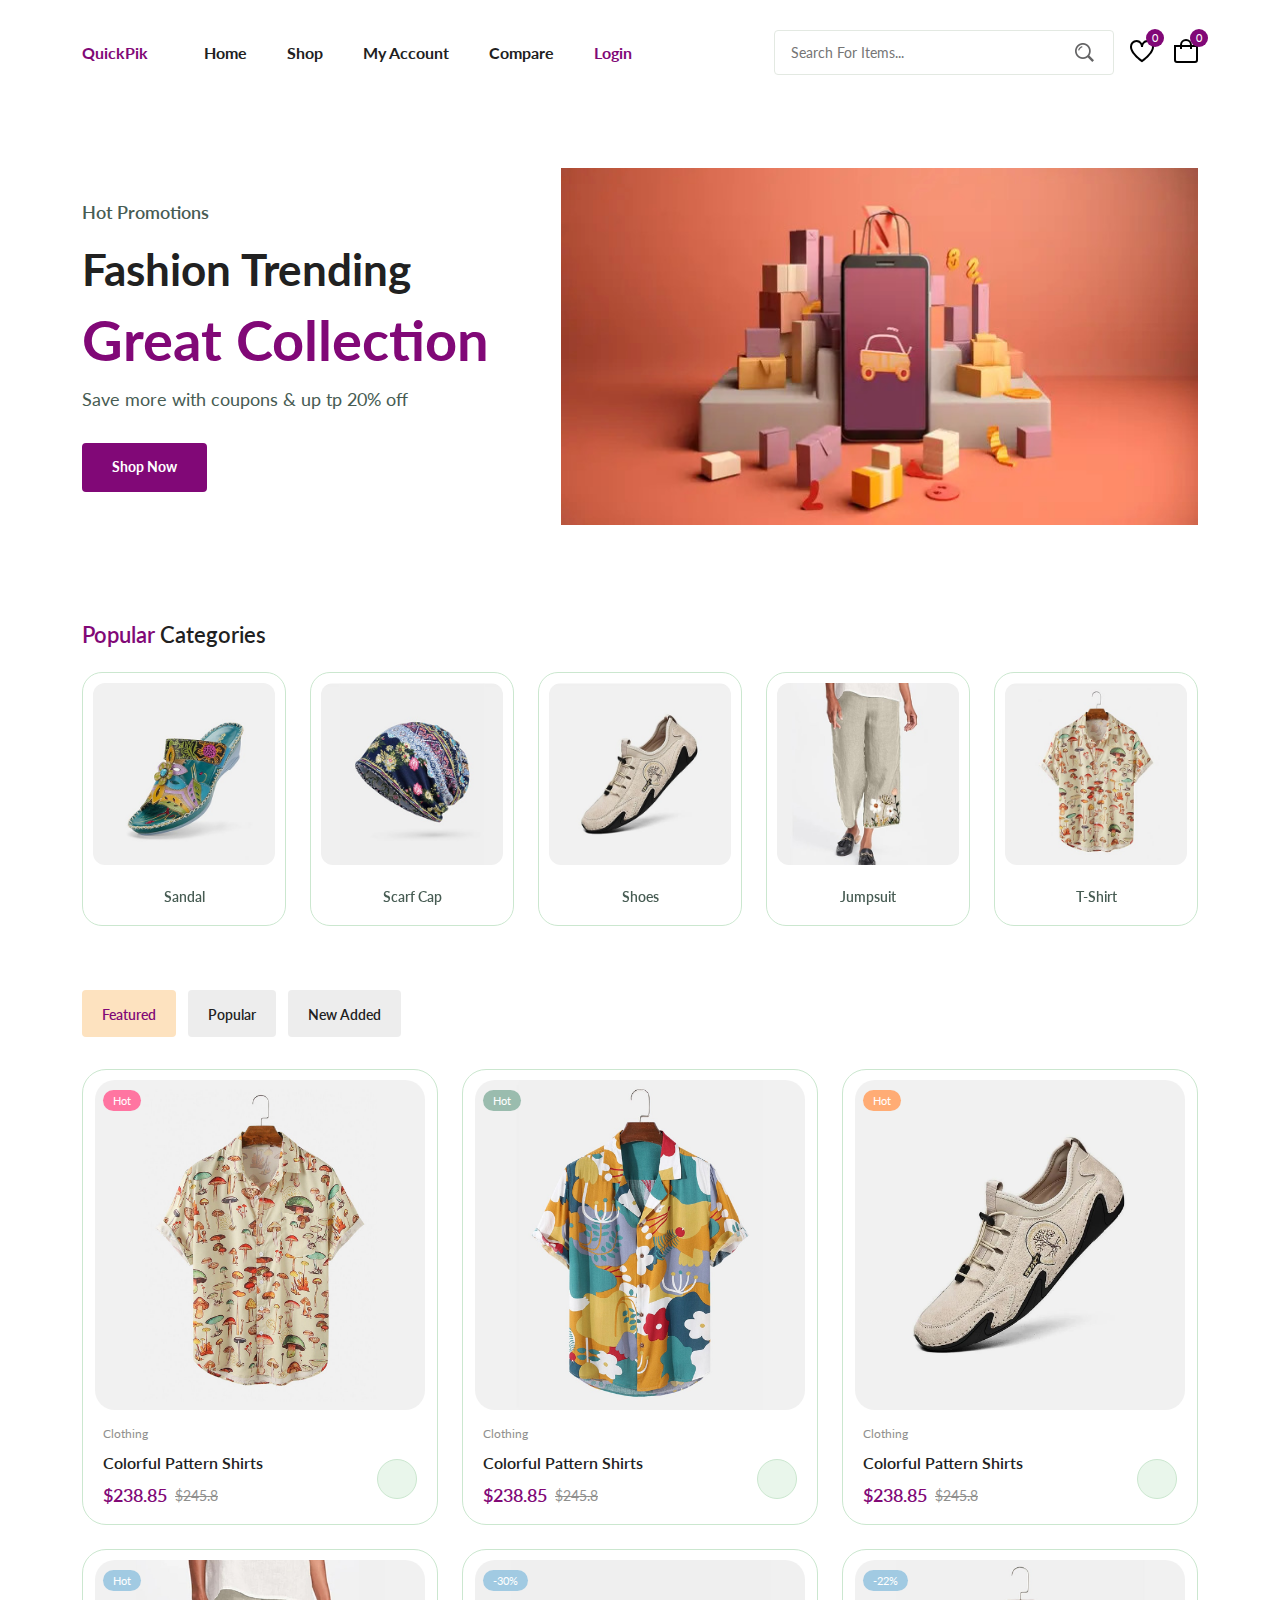
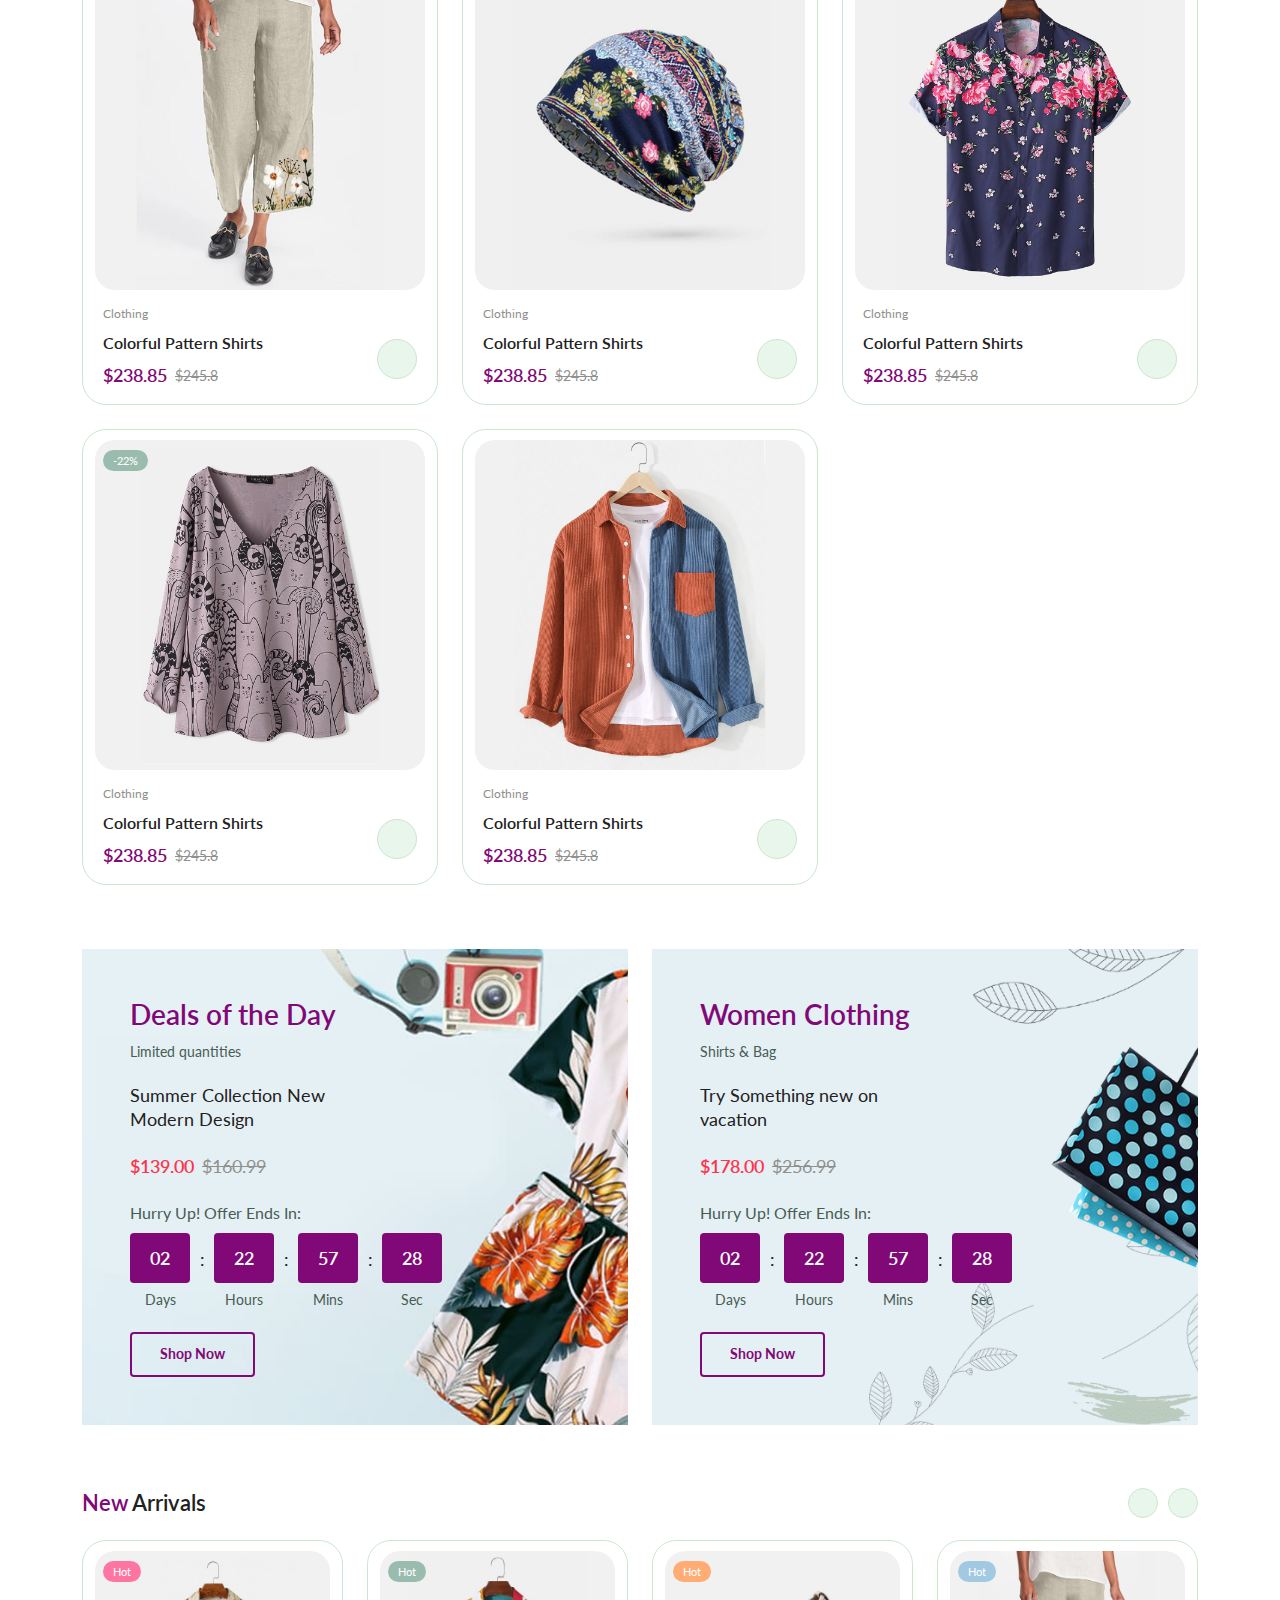
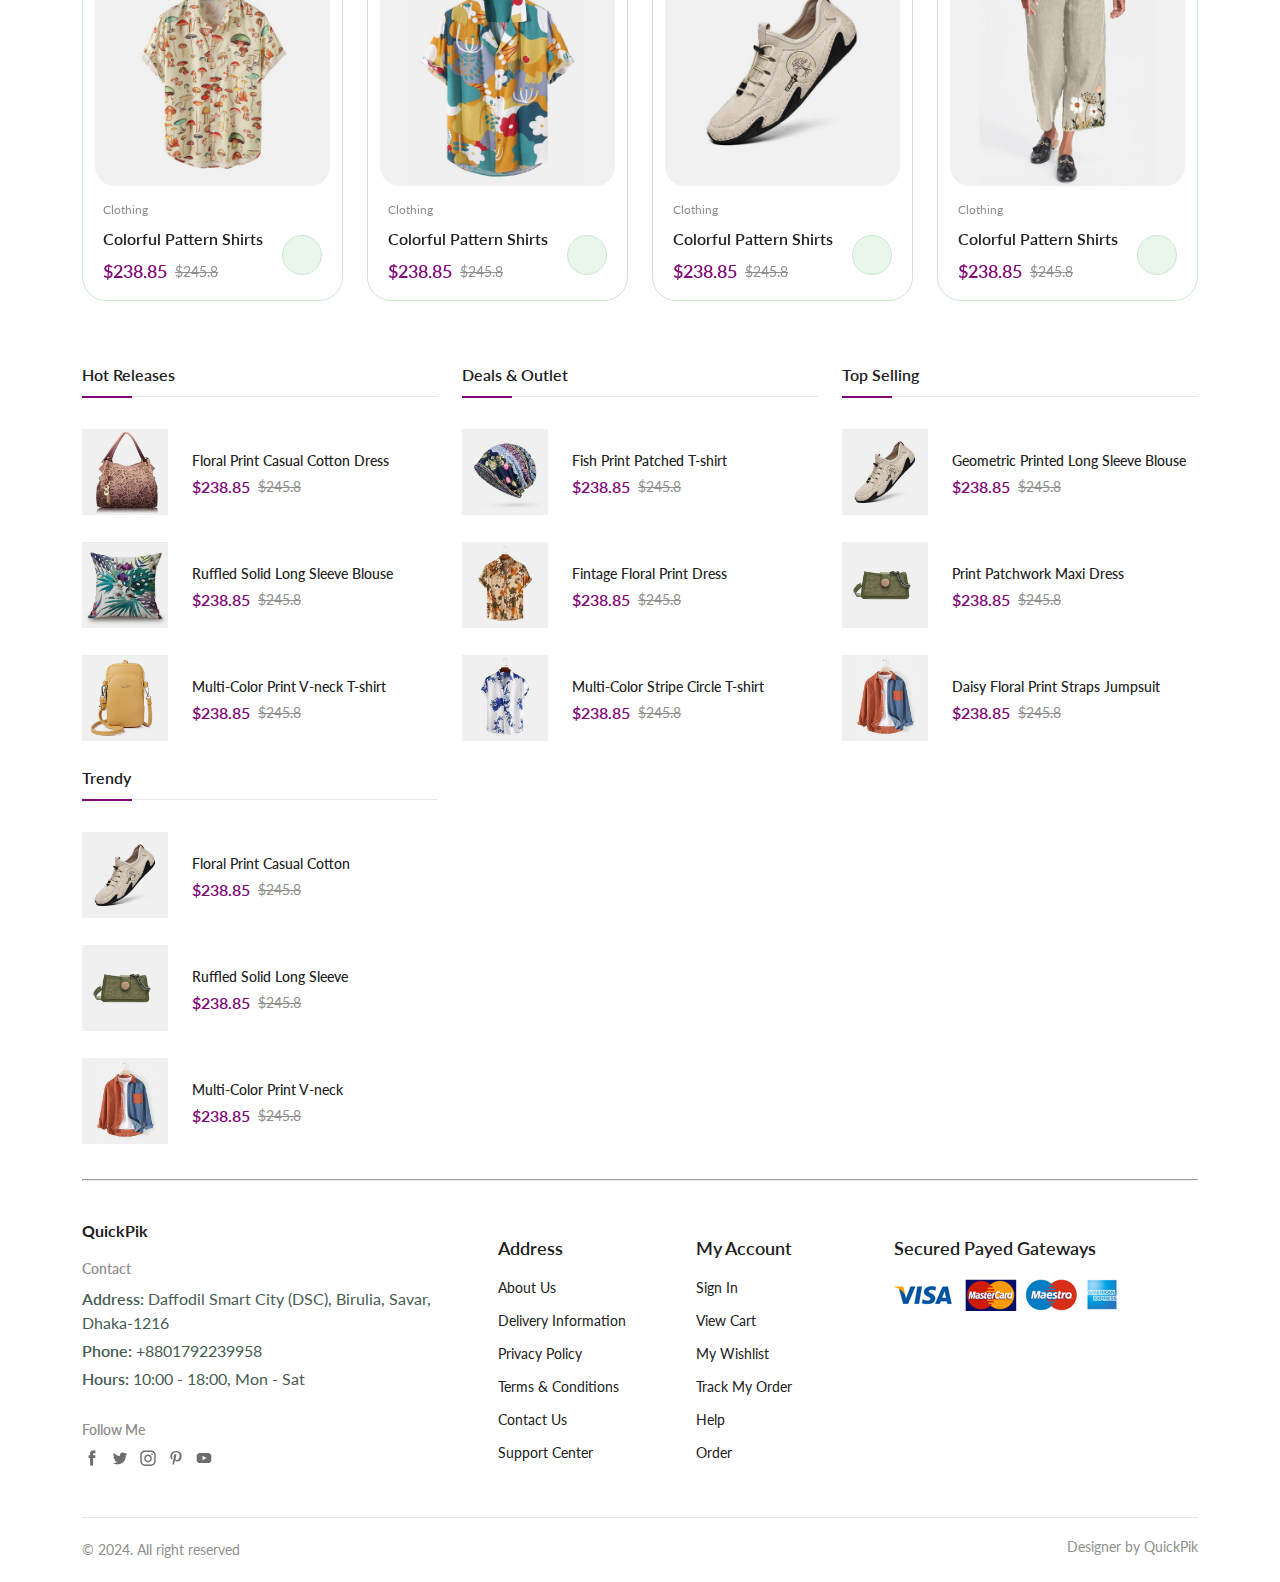
<file: index.html>
<!DOCTYPE html>
<html lang="en">
  <head>
    <meta charset="UTF-8" />
    <meta name="viewport" content="width=device-width, initial-scale=1.0" />

    <!--=============== FLATICON ===============-->
    <link
      rel="stylesheet"
      href="https://cdn-uicons.flaticon.com/2.0.0/uicons-regular-straight/css/uicons-regular-straight.css"
    />

    <!--=============== SWIPER CSS ===============-->
    <link
      rel="stylesheet"
      href="https://cdn.jsdelivr.net/npm/swiper@11/swiper-bundle.min.css"
    />

    <!--=============== CSS ===============-->
    <link rel="stylesheet" href="assets/css/styles.css" />

    <title>Ecommerce Website</title>
  </head>
  <body>
    <!--=============== HEADER ===============-->
    <header class="header">
      <nav class="nav container">
        <a href="index.html" class="nav__link active-link">QuickPik</a>
        <div class="nav__menu" id="nav-menu">
          <ul class="nav__list" id="auth-links">
            <li class="nav__item">
              <a href="index.html" class="nav__link">Home</a>
            </li>
            <li class="nav__item">
              <a href="shop.html" class="nav__link">Shop</a>
            </li>
            <li class="nav__item">
              <a href="accounts.html" class="nav__link">My Account</a>
            </li>
            <li class="nav__item">
              <a href="compare.html" class="nav__link">Compare</a>
            </li>
            <li class="nav__item" id="auth-item">
              <a
                href="login-register.html"
                class="nav__link active-link"
                id="auth-link"
                >Login</a
              >
            </li>
          </ul>
          <div class="header__search">
            <input
              type="text"
              placeholder="Search For Items..."
              class="form__input"
            />
            <button class="search__btn">
              <img src="assets/img/search.png" alt="search icon" />
            </button>
          </div>
        </div>
        <div class="header__user-actions">
          <a href="wishlist.html" class="header__action-btn" title="Wishlist">
            <img src="assets/img/icon-heart.svg" alt="" />
            <span class="count">0</span>
          </a>
          <a href="cart.html" class="header__action-btn" title="Cart">
            <img src="assets/img/icon-cart.svg" alt="" />
            <span class="count" id="cart">0</span>
          </a>
        </div>
      </nav>
    </header>

    <!--=============== MAIN ===============-->
    <main class="main">
      <!--=============== HOME ===============-->
      <section class="home section--lg">
        <div class="home__container container grid">
          <div class="home__content">
            <span class="home__subtitle">Hot Promotions</span>
            <h1 class="home__title">
              Fashion Trending <span>Great Collection</span>
            </h1>
            <p class="home__description">
              Save more with coupons & up tp 20% off
            </p>
            <a href="shop.html" class="btn">Shop Now</a>
          </div>
          <img src="assets/img/home-img.jpg" class="home__img" alt="hats" />
        </div>
      </section>

      <!--=============== CATEGORIES ===============-->
      <section class="categories container section">
        <h3 class="section__title"><span>Popular</span> Categories</h3>
        <div class="categories__container swiper">
          <div class="swiper-wrapper">
            <a href="shop.html?cat=Sandal" class="category__item swiper-slide">
              <img
                src="assets/img/category-3.jpg"
                alt=""
                class="category__img"
              />
              <h3 class="category__title">Sandal</h3>
            </a>
            <a
              href="shop.html?cat=Scarf-Cap"
              class="category__item swiper-slide"
            >
              <img
                src="assets/img/category-4.jpg"
                alt=""
                class="category__img"
              />
              <h3 class="category__title">Scarf Cap</h3>
            </a>
            <a href="shop.html?cat=Shoes" class="category__item swiper-slide">
              <img
                src="assets/img/category-5.jpg"
                alt=""
                class="category__img"
              />
              <h3 class="category__title">Shoes</h3>
            </a>
            <a
              href="shop.html?cat=Jumpsuit"
              class="category__item swiper-slide"
            >
              <img
                src="assets/img/category-7.jpg"
                alt=""
                class="category__img"
              />
              <h3 class="category__title">Jumpsuit</h3>
            </a>
            <a href="shop.html?cat=T-shirt" class="category__item swiper-slide">
              <img
                src="assets/img/category-1.jpg"
                alt=""
                class="category__img"
              />
              <h3 class="category__title">T-Shirt</h3>
            </a>
          </div>

          <div class="swiper-button-prev">
            <i class="fi fi-rs-angle-left"></i>
          </div>
          <div class="swiper-button-next">
            <i class="fi fi-rs-angle-right"></i>
          </div>
        </div>
      </section>

      <!--=============== PRODUCTS ===============-->
      <section class="products container section">
        <div class="tab__btns">
          <span class="tab__btn active-tab" data-target="#featured"
            >Featured</span
          >
          <span class="tab__btn" data-target="#popular">Popular</span>
          <span class="tab__btn" data-target="#new-added">New Added</span>
        </div>

        <div class="tab__items">
          <div class="tab__item active-tab" content id="featured">
            <div class="products__container grid">
              <div class="product__item">
                <div class="product__banner">
                  <a href="details.html" class="product__images">
                    <img
                      src="assets/img/product-1-1.jpg"
                      alt=""
                      class="product__img default"
                    />
                    <img
                      src="assets/img/product-1-2.jpg"
                      alt=""
                      class="product__img hover"
                    />
                  </a>
                  <div class="product__actions">
                    <a href="#" class="action__btn" aria-label="Quick View">
                      <i class="fi fi-rs-eye"></i>
                    </a>
                    <a
                      href="#"
                      class="action__btn"
                      aria-label="Add to Wishlist"
                    >
                      <i class="fi fi-rs-heart"></i>
                    </a>
                    <a href="#" class="action__btn" aria-label="Compare">
                      <i class="fi fi-rs-shuffle"></i>
                    </a>
                  </div>
                  <div class="product__badge light-pink">Hot</div>
                </div>
                <div class="product__content">
                  <span class="product__category">Clothing</span>
                  <a href="details.html">
                    <h3 class="product__title">Colorful Pattern Shirts</h3>
                  </a>
                  <div class="product__rating">
                    <i class="fi fi-rs-star"></i>
                    <i class="fi fi-rs-star"></i>
                    <i class="fi fi-rs-star"></i>
                    <i class="fi fi-rs-star"></i>
                    <i class="fi fi-rs-star"></i>
                  </div>
                  <div class="product__price flex">
                    <span class="new__price">$238.85</span>
                    <span class="old__price">$245.8</span>
                  </div>
                  <a
                    href="#"
                    class="action__btn cart__btn"
                    aria-label="Add To Cart"
                  >
                    <i class="fi fi-rs-shopping-bag-add"></i>
                  </a>
                </div>
              </div>
              <div class="product__item">
                <div class="product__banner">
                  <a href="details.html" class="product__images">
                    <img
                      src="assets/img/product-2-1.jpg"
                      alt=""
                      class="product__img default"
                    />
                    <img
                      src="assets/img/product-2-2.jpg"
                      alt=""
                      class="product__img hover"
                    />
                  </a>
                  <div class="product__actions">
                    <a href="#" class="action__btn" aria-label="Quick View">
                      <i class="fi fi-rs-eye"></i>
                    </a>
                    <a
                      href="#"
                      class="action__btn"
                      aria-label="Add to Wishlist"
                    >
                      <i class="fi fi-rs-heart"></i>
                    </a>
                    <a href="#" class="action__btn" aria-label="Compare">
                      <i class="fi fi-rs-shuffle"></i>
                    </a>
                  </div>
                  <div class="product__badge light-green">Hot</div>
                </div>
                <div class="product__content">
                  <span class="product__category">Clothing</span>
                  <a href="details.html">
                    <h3 class="product__title">Colorful Pattern Shirts</h3>
                  </a>
                  <div class="product__rating">
                    <i class="fi fi-rs-star"></i>
                    <i class="fi fi-rs-star"></i>
                    <i class="fi fi-rs-star"></i>
                    <i class="fi fi-rs-star"></i>
                    <i class="fi fi-rs-star"></i>
                  </div>
                  <div class="product__price flex">
                    <span class="new__price">$238.85</span>
                    <span class="old__price">$245.8</span>
                  </div>
                  <a
                    href="#"
                    class="action__btn cart__btn"
                    aria-label="Add To Cart"
                  >
                    <i class="fi fi-rs-shopping-bag-add"></i>
                  </a>
                </div>
              </div>
              <div class="product__item">
                <div class="product__banner">
                  <a href="details.html" class="product__images">
                    <img
                      src="assets/img/product-3-1.jpg"
                      alt=""
                      class="product__img default"
                    />
                    <img
                      src="assets/img/product-3-2.jpg"
                      alt=""
                      class="product__img hover"
                    />
                  </a>
                  <div class="product__actions">
                    <a href="#" class="action__btn" aria-label="Quick View">
                      <i class="fi fi-rs-eye"></i>
                    </a>
                    <a
                      href="#"
                      class="action__btn"
                      aria-label="Add to Wishlist"
                    >
                      <i class="fi fi-rs-heart"></i>
                    </a>
                    <a href="#" class="action__btn" aria-label="Compare">
                      <i class="fi fi-rs-shuffle"></i>
                    </a>
                  </div>
                  <div class="product__badge light-orange">Hot</div>
                </div>
                <div class="product__content">
                  <span class="product__category">Clothing</span>
                  <a href="details.html">
                    <h3 class="product__title">Colorful Pattern Shirts</h3>
                  </a>
                  <div class="product__rating">
                    <i class="fi fi-rs-star"></i>
                    <i class="fi fi-rs-star"></i>
                    <i class="fi fi-rs-star"></i>
                    <i class="fi fi-rs-star"></i>
                    <i class="fi fi-rs-star"></i>
                  </div>
                  <div class="product__price flex">
                    <span class="new__price">$238.85</span>
                    <span class="old__price">$245.8</span>
                  </div>
                  <a
                    href="#"
                    class="action__btn cart__btn"
                    aria-label="Add To Cart"
                  >
                    <i class="fi fi-rs-shopping-bag-add"></i>
                  </a>
                </div>
              </div>
              <div class="product__item">
                <div class="product__banner">
                  <a href="details.html" class="product__images">
                    <img
                      src="assets/img/product-4-1.jpg"
                      alt=""
                      class="product__img default"
                    />
                    <img
                      src="assets/img/product-4-2.jpg"
                      alt=""
                      class="product__img hover"
                    />
                  </a>
                  <div class="product__actions">
                    <a href="#" class="action__btn" aria-label="Quick View">
                      <i class="fi fi-rs-eye"></i>
                    </a>
                    <a
                      href="#"
                      class="action__btn"
                      aria-label="Add to Wishlist"
                    >
                      <i class="fi fi-rs-heart"></i>
                    </a>
                    <a href="#" class="action__btn" aria-label="Compare">
                      <i class="fi fi-rs-shuffle"></i>
                    </a>
                  </div>
                  <div class="product__badge light-blue">Hot</div>
                </div>
                <div class="product__content">
                  <span class="product__category">Clothing</span>
                  <a href="details.html">
                    <h3 class="product__title">Colorful Pattern Shirts</h3>
                  </a>
                  <div class="product__rating">
                    <i class="fi fi-rs-star"></i>
                    <i class="fi fi-rs-star"></i>
                    <i class="fi fi-rs-star"></i>
                    <i class="fi fi-rs-star"></i>
                    <i class="fi fi-rs-star"></i>
                  </div>
                  <div class="product__price flex">
                    <span class="new__price">$238.85</span>
                    <span class="old__price">$245.8</span>
                  </div>
                  <a
                    href="#"
                    class="action__btn cart__btn"
                    aria-label="Add To Cart"
                  >
                    <i class="fi fi-rs-shopping-bag-add"></i>
                  </a>
                </div>
              </div>
              <div class="product__item">
                <div class="product__banner">
                  <a href="details.html" class="product__images">
                    <img
                      src="assets/img/product-5-1.jpg"
                      alt=""
                      class="product__img default"
                    />
                    <img
                      src="assets/img/product-5-2.jpg"
                      alt=""
                      class="product__img hover"
                    />
                  </a>
                  <div class="product__actions">
                    <a href="#" class="action__btn" aria-label="Quick View">
                      <i class="fi fi-rs-eye"></i>
                    </a>
                    <a
                      href="#"
                      class="action__btn"
                      aria-label="Add to Wishlist"
                    >
                      <i class="fi fi-rs-heart"></i>
                    </a>
                    <a href="#" class="action__btn" aria-label="Compare">
                      <i class="fi fi-rs-shuffle"></i>
                    </a>
                  </div>
                  <div class="product__badge light-blue">-30%</div>
                </div>
                <div class="product__content">
                  <span class="product__category">Clothing</span>
                  <a href="details.html">
                    <h3 class="product__title">Colorful Pattern Shirts</h3>
                  </a>
                  <div class="product__rating">
                    <i class="fi fi-rs-star"></i>
                    <i class="fi fi-rs-star"></i>
                    <i class="fi fi-rs-star"></i>
                    <i class="fi fi-rs-star"></i>
                    <i class="fi fi-rs-star"></i>
                  </div>
                  <div class="product__price flex">
                    <span class="new__price">$238.85</span>
                    <span class="old__price">$245.8</span>
                  </div>
                  <a
                    href="#"
                    class="action__btn cart__btn"
                    aria-label="Add To Cart"
                  >
                    <i class="fi fi-rs-shopping-bag-add"></i>
                  </a>
                </div>
              </div>
              <div class="product__item">
                <div class="product__banner">
                  <a href="details.html" class="product__images">
                    <img
                      src="assets/img/product-6-1.jpg"
                      alt=""
                      class="product__img default"
                    />
                    <img
                      src="assets/img/product-6-2.jpg"
                      alt=""
                      class="product__img hover"
                    />
                  </a>
                  <div class="product__actions">
                    <a href="#" class="action__btn" aria-label="Quick View">
                      <i class="fi fi-rs-eye"></i>
                    </a>
                    <a
                      href="#"
                      class="action__btn"
                      aria-label="Add to Wishlist"
                    >
                      <i class="fi fi-rs-heart"></i>
                    </a>
                    <a href="#" class="action__btn" aria-label="Compare">
                      <i class="fi fi-rs-shuffle"></i>
                    </a>
                  </div>
                  <div class="product__badge light-blue">-22%</div>
                </div>
                <div class="product__content">
                  <span class="product__category">Clothing</span>
                  <a href="details.html">
                    <h3 class="product__title">Colorful Pattern Shirts</h3>
                  </a>
                  <div class="product__rating">
                    <i class="fi fi-rs-star"></i>
                    <i class="fi fi-rs-star"></i>
                    <i class="fi fi-rs-star"></i>
                    <i class="fi fi-rs-star"></i>
                    <i class="fi fi-rs-star"></i>
                  </div>
                  <div class="product__price flex">
                    <span class="new__price">$238.85</span>
                    <span class="old__price">$245.8</span>
                  </div>
                  <a
                    href="#"
                    class="action__btn cart__btn"
                    aria-label="Add To Cart"
                  >
                    <i class="fi fi-rs-shopping-bag-add"></i>
                  </a>
                </div>
              </div>
              <div class="product__item">
                <div class="product__banner">
                  <a href="details.html" class="product__images">
                    <img
                      src="assets/img/product-7-1.jpg"
                      alt=""
                      class="product__img default"
                    />
                    <img
                      src="assets/img/product-7-2.jpg"
                      alt=""
                      class="product__img hover"
                    />
                  </a>
                  <div class="product__actions">
                    <a href="#" class="action__btn" aria-label="Quick View">
                      <i class="fi fi-rs-eye"></i>
                    </a>
                    <a
                      href="#"
                      class="action__btn"
                      aria-label="Add to Wishlist"
                    >
                      <i class="fi fi-rs-heart"></i>
                    </a>
                    <a href="#" class="action__btn" aria-label="Compare">
                      <i class="fi fi-rs-shuffle"></i>
                    </a>
                  </div>
                  <div class="product__badge light-green">-22%</div>
                </div>
                <div class="product__content">
                  <span class="product__category">Clothing</span>
                  <a href="details.html">
                    <h3 class="product__title">Colorful Pattern Shirts</h3>
                  </a>
                  <div class="product__rating">
                    <i class="fi fi-rs-star"></i>
                    <i class="fi fi-rs-star"></i>
                    <i class="fi fi-rs-star"></i>
                    <i class="fi fi-rs-star"></i>
                    <i class="fi fi-rs-star"></i>
                  </div>
                  <div class="product__price flex">
                    <span class="new__price">$238.85</span>
                    <span class="old__price">$245.8</span>
                  </div>
                  <a
                    href="#"
                    class="action__btn cart__btn"
                    aria-label="Add To Cart"
                  >
                    <i class="fi fi-rs-shopping-bag-add"></i>
                  </a>
                </div>
              </div>
              <div class="product__item">
                <div class="product__banner">
                  <a href="details.html" class="product__images">
                    <img
                      src="assets/img/product-8-1.jpg"
                      alt=""
                      class="product__img default"
                    />
                    <img
                      src="assets/img/product-8-2.jpg"
                      alt=""
                      class="product__img hover"
                    />
                  </a>
                  <div class="product__actions">
                    <a href="#" class="action__btn" aria-label="Quick View">
                      <i class="fi fi-rs-eye"></i>
                    </a>
                    <a
                      href="#"
                      class="action__btn"
                      aria-label="Add to Wishlist"
                    >
                      <i class="fi fi-rs-heart"></i>
                    </a>
                    <a href="#" class="action__btn" aria-label="Compare">
                      <i class="fi fi-rs-shuffle"></i>
                    </a>
                  </div>
                </div>
                <div class="product__content">
                  <span class="product__category">Clothing</span>
                  <a href="details.html">
                    <h3 class="product__title">Colorful Pattern Shirts</h3>
                  </a>
                  <div class="product__rating">
                    <i class="fi fi-rs-star"></i>
                    <i class="fi fi-rs-star"></i>
                    <i class="fi fi-rs-star"></i>
                    <i class="fi fi-rs-star"></i>
                    <i class="fi fi-rs-star"></i>
                  </div>
                  <div class="product__price flex">
                    <span class="new__price">$238.85</span>
                    <span class="old__price">$245.8</span>
                  </div>
                  <a
                    href="#"
                    class="action__btn cart__btn"
                    aria-label="Add To Cart"
                  >
                    <i class="fi fi-rs-shopping-bag-add"></i>
                  </a>
                </div>
              </div>
            </div>
          </div>
          <div class="tab__item" content id="popular">
            <div class="products__container grid">
              <div class="product__item">
                <div class="product__banner">
                  <a href="details.html" class="product__images">
                    <img
                      src="assets/img/product-9-1.jpg"
                      alt=""
                      class="product__img default"
                    />
                    <img
                      src="assets/img/product-9-2.jpg"
                      alt=""
                      class="product__img hover"
                    />
                  </a>
                  <div class="product__actions">
                    <a href="#" class="action__btn" aria-label="Quick View">
                      <i class="fi fi-rs-eye"></i>
                    </a>
                    <a
                      href="#"
                      class="action__btn"
                      aria-label="Add to Wishlist"
                    >
                      <i class="fi fi-rs-heart"></i>
                    </a>
                    <a href="#" class="action__btn" aria-label="Compare">
                      <i class="fi fi-rs-shuffle"></i>
                    </a>
                  </div>
                  <div class="product__badge light-pink">Hot</div>
                </div>
                <div class="product__content">
                  <span class="product__category">Clothing</span>
                  <a href="details.html">
                    <h3 class="product__title">Colorful Pattern Shirts</h3>
                  </a>
                  <div class="product__rating">
                    <i class="fi fi-rs-star"></i>
                    <i class="fi fi-rs-star"></i>
                    <i class="fi fi-rs-star"></i>
                    <i class="fi fi-rs-star"></i>
                    <i class="fi fi-rs-star"></i>
                  </div>
                  <div class="product__price flex">
                    <span class="new__price">$238.85</span>
                    <span class="old__price">$245.8</span>
                  </div>
                  <a
                    href="#"
                    class="action__btn cart__btn"
                    aria-label="Add To Cart"
                  >
                    <i class="fi fi-rs-shopping-bag-add"></i>
                  </a>
                </div>
              </div>
              <div class="product__item">
                <div class="product__banner">
                  <a href="details.html" class="product__images">
                    <img
                      src="assets/img/product-2-1.jpg"
                      alt=""
                      class="product__img default"
                    />
                    <img
                      src="assets/img/product-2-2.jpg"
                      alt=""
                      class="product__img hover"
                    />
                  </a>
                  <div class="product__actions">
                    <a href="#" class="action__btn" aria-label="Quick View">
                      <i class="fi fi-rs-eye"></i>
                    </a>
                    <a
                      href="#"
                      class="action__btn"
                      aria-label="Add to Wishlist"
                    >
                      <i class="fi fi-rs-heart"></i>
                    </a>
                    <a href="#" class="action__btn" aria-label="Compare">
                      <i class="fi fi-rs-shuffle"></i>
                    </a>
                  </div>
                  <div class="product__badge light-green">Hot</div>
                </div>
                <div class="product__content">
                  <span class="product__category">Clothing</span>
                  <a href="details.html">
                    <h3 class="product__title">Colorful Pattern Shirts</h3>
                  </a>
                  <div class="product__rating">
                    <i class="fi fi-rs-star"></i>
                    <i class="fi fi-rs-star"></i>
                    <i class="fi fi-rs-star"></i>
                    <i class="fi fi-rs-star"></i>
                    <i class="fi fi-rs-star"></i>
                  </div>
                  <div class="product__price flex">
                    <span class="new__price">$238.85</span>
                    <span class="old__price">$245.8</span>
                  </div>
                  <a
                    href="#"
                    class="action__btn cart__btn"
                    aria-label="Add To Cart"
                  >
                    <i class="fi fi-rs-shopping-bag-add"></i>
                  </a>
                </div>
              </div>
              <div class="product__item">
                <div class="product__banner">
                  <a href="details.html" class="product__images">
                    <img
                      src="assets/img/product-10-1.jpg"
                      alt=""
                      class="product__img default"
                    />
                    <img
                      src="assets/img/product-10-2.jpg"
                      alt=""
                      class="product__img hover"
                    />
                  </a>
                  <div class="product__actions">
                    <a href="#" class="action__btn" aria-label="Quick View">
                      <i class="fi fi-rs-eye"></i>
                    </a>
                    <a
                      href="#"
                      class="action__btn"
                      aria-label="Add to Wishlist"
                    >
                      <i class="fi fi-rs-heart"></i>
                    </a>
                    <a href="#" class="action__btn" aria-label="Compare">
                      <i class="fi fi-rs-shuffle"></i>
                    </a>
                  </div>
                  <div class="product__badge light-orange">Hot</div>
                </div>
                <div class="product__content">
                  <span class="product__category">Clothing</span>
                  <a href="details.html">
                    <h3 class="product__title">Colorful Pattern Shirts</h3>
                  </a>
                  <div class="product__rating">
                    <i class="fi fi-rs-star"></i>
                    <i class="fi fi-rs-star"></i>
                    <i class="fi fi-rs-star"></i>
                    <i class="fi fi-rs-star"></i>
                    <i class="fi fi-rs-star"></i>
                  </div>
                  <div class="product__price flex">
                    <span class="new__price">$238.85</span>
                    <span class="old__price">$245.8</span>
                  </div>
                  <a
                    href="#"
                    class="action__btn cart__btn"
                    aria-label="Add To Cart"
                  >
                    <i class="fi fi-rs-shopping-bag-add"></i>
                  </a>
                </div>
              </div>
              <div class="product__item">
                <div class="product__banner">
                  <a href="details.html" class="product__images">
                    <img
                      src="assets/img/product-4-1.jpg"
                      alt=""
                      class="product__img default"
                    />
                    <img
                      src="assets/img/product-4-2.jpg"
                      alt=""
                      class="product__img hover"
                    />
                  </a>
                  <div class="product__actions">
                    <a href="#" class="action__btn" aria-label="Quick View">
                      <i class="fi fi-rs-eye"></i>
                    </a>
                    <a
                      href="#"
                      class="action__btn"
                      aria-label="Add to Wishlist"
                    >
                      <i class="fi fi-rs-heart"></i>
                    </a>
                    <a href="#" class="action__btn" aria-label="Compare">
                      <i class="fi fi-rs-shuffle"></i>
                    </a>
                  </div>
                  <div class="product__badge light-blue">Hot</div>
                </div>
                <div class="product__content">
                  <span class="product__category">Clothing</span>
                  <a href="details.html">
                    <h3 class="product__title">Colorful Pattern Shirts</h3>
                  </a>
                  <div class="product__rating">
                    <i class="fi fi-rs-star"></i>
                    <i class="fi fi-rs-star"></i>
                    <i class="fi fi-rs-star"></i>
                    <i class="fi fi-rs-star"></i>
                    <i class="fi fi-rs-star"></i>
                  </div>
                  <div class="product__price flex">
                    <span class="new__price">$238.85</span>
                    <span class="old__price">$245.8</span>
                  </div>
                  <a
                    href="#"
                    class="action__btn cart__btn"
                    aria-label="Add To Cart"
                  >
                    <i class="fi fi-rs-shopping-bag-add"></i>
                  </a>
                </div>
              </div>
              <div class="product__item">
                <div class="product__banner">
                  <a href="details.html" class="product__images">
                    <img
                      src="assets/img/product-5-1.jpg"
                      alt=""
                      class="product__img default"
                    />
                    <img
                      src="assets/img/product-5-2.jpg"
                      alt=""
                      class="product__img hover"
                    />
                  </a>
                  <div class="product__actions">
                    <a href="#" class="action__btn" aria-label="Quick View">
                      <i class="fi fi-rs-eye"></i>
                    </a>
                    <a
                      href="#"
                      class="action__btn"
                      aria-label="Add to Wishlist"
                    >
                      <i class="fi fi-rs-heart"></i>
                    </a>
                    <a href="#" class="action__btn" aria-label="Compare">
                      <i class="fi fi-rs-shuffle"></i>
                    </a>
                  </div>
                  <div class="product__badge light-blue">-30%</div>
                </div>
                <div class="product__content">
                  <span class="product__category">Clothing</span>
                  <a href="details.html">
                    <h3 class="product__title">Colorful Pattern Shirts</h3>
                  </a>
                  <div class="product__rating">
                    <i class="fi fi-rs-star"></i>
                    <i class="fi fi-rs-star"></i>
                    <i class="fi fi-rs-star"></i>
                    <i class="fi fi-rs-star"></i>
                    <i class="fi fi-rs-star"></i>
                  </div>
                  <div class="product__price flex">
                    <span class="new__price">$238.85</span>
                    <span class="old__price">$245.8</span>
                  </div>
                  <a
                    href="#"
                    class="action__btn cart__btn"
                    aria-label="Add To Cart"
                  >
                    <i class="fi fi-rs-shopping-bag-add"></i>
                  </a>
                </div>
              </div>
              <div class="product__item">
                <div class="product__banner">
                  <a href="details.html" class="product__images">
                    <img
                      src="assets/img/product-11-1.jpg"
                      alt=""
                      class="product__img default"
                    />
                    <img
                      src="assets/img/product-11-2.jpg"
                      alt=""
                      class="product__img hover"
                    />
                  </a>
                  <div class="product__actions">
                    <a href="#" class="action__btn" aria-label="Quick View">
                      <i class="fi fi-rs-eye"></i>
                    </a>
                    <a
                      href="#"
                      class="action__btn"
                      aria-label="Add to Wishlist"
                    >
                      <i class="fi fi-rs-heart"></i>
                    </a>
                    <a href="#" class="action__btn" aria-label="Compare">
                      <i class="fi fi-rs-shuffle"></i>
                    </a>
                  </div>
                  <div class="product__badge light-blue">-22%</div>
                </div>
                <div class="product__content">
                  <span class="product__category">Clothing</span>
                  <a href="details.html">
                    <h3 class="product__title">Colorful Pattern Shirts</h3>
                  </a>
                  <div class="product__rating">
                    <i class="fi fi-rs-star"></i>
                    <i class="fi fi-rs-star"></i>
                    <i class="fi fi-rs-star"></i>
                    <i class="fi fi-rs-star"></i>
                    <i class="fi fi-rs-star"></i>
                  </div>
                  <div class="product__price flex">
                    <span class="new__price">$238.85</span>
                    <span class="old__price">$245.8</span>
                  </div>
                  <a
                    href="#"
                    class="action__btn cart__btn"
                    aria-label="Add To Cart"
                  >
                    <i class="fi fi-rs-shopping-bag-add"></i>
                  </a>
                </div>
              </div>
              <div class="product__item">
                <div class="product__banner">
                  <a href="details.html" class="product__images">
                    <img
                      src="assets/img/product-7-1.jpg"
                      alt=""
                      class="product__img default"
                    />
                    <img
                      src="assets/img/product-7-2.jpg"
                      alt=""
                      class="product__img hover"
                    />
                  </a>
                  <div class="product__actions">
                    <a href="#" class="action__btn" aria-label="Quick View">
                      <i class="fi fi-rs-eye"></i>
                    </a>
                    <a
                      href="#"
                      class="action__btn"
                      aria-label="Add to Wishlist"
                    >
                      <i class="fi fi-rs-heart"></i>
                    </a>
                    <a href="#" class="action__btn" aria-label="Compare">
                      <i class="fi fi-rs-shuffle"></i>
                    </a>
                  </div>
                  <div class="product__badge light-green">-22%</div>
                </div>
                <div class="product__content">
                  <span class="product__category">Clothing</span>
                  <a href="details.html">
                    <h3 class="product__title">Colorful Pattern Shirts</h3>
                  </a>
                  <div class="product__rating">
                    <i class="fi fi-rs-star"></i>
                    <i class="fi fi-rs-star"></i>
                    <i class="fi fi-rs-star"></i>
                    <i class="fi fi-rs-star"></i>
                    <i class="fi fi-rs-star"></i>
                  </div>
                  <div class="product__price flex">
                    <span class="new__price">$238.85</span>
                    <span class="old__price">$245.8</span>
                  </div>
                  <a
                    href="#"
                    class="action__btn cart__btn"
                    aria-label="Add To Cart"
                  >
                    <i class="fi fi-rs-shopping-bag-add"></i>
                  </a>
                </div>
              </div>
              <div class="product__item">
                <div class="product__banner">
                  <a href="details.html" class="product__images">
                    <img
                      src="assets/img/product-8-1.jpg"
                      alt=""
                      class="product__img default"
                    />
                    <img
                      src="assets/img/product-8-2.jpg"
                      alt=""
                      class="product__img hover"
                    />
                  </a>
                  <div class="product__actions">
                    <a href="#" class="action__btn" aria-label="Quick View">
                      <i class="fi fi-rs-eye"></i>
                    </a>
                    <a
                      href="#"
                      class="action__btn"
                      aria-label="Add to Wishlist"
                    >
                      <i class="fi fi-rs-heart"></i>
                    </a>
                    <a href="#" class="action__btn" aria-label="Compare">
                      <i class="fi fi-rs-shuffle"></i>
                    </a>
                  </div>
                </div>
                <div class="product__content">
                  <span class="product__category">Clothing</span>
                  <a href="details.html">
                    <h3 class="product__title">Colorful Pattern Shirts</h3>
                  </a>
                  <div class="product__rating">
                    <i class="fi fi-rs-star"></i>
                    <i class="fi fi-rs-star"></i>
                    <i class="fi fi-rs-star"></i>
                    <i class="fi fi-rs-star"></i>
                    <i class="fi fi-rs-star"></i>
                  </div>
                  <div class="product__price flex">
                    <span class="new__price">$238.85</span>
                    <span class="old__price">$245.8</span>
                  </div>
                  <a
                    href="#"
                    class="action__btn cart__btn"
                    aria-label="Add To Cart"
                  >
                    <i class="fi fi-rs-shopping-bag-add"></i>
                  </a>
                </div>
              </div>
            </div>
          </div>
          <div class="tab__item" content id="new-added">
            <div class="products__container grid">
              <div class="product__item">
                <div class="product__banner">
                  <a href="details.html" class="product__images">
                    <img
                      src="assets/img/product-1-1.jpg"
                      alt=""
                      class="product__img default"
                    />
                    <img
                      src="assets/img/product-1-2.jpg"
                      alt=""
                      class="product__img hover"
                    />
                  </a>
                  <div class="product__actions">
                    <a href="#" class="action__btn" aria-label="Quick View">
                      <i class="fi fi-rs-eye"></i>
                    </a>
                    <a
                      href="#"
                      class="action__btn"
                      aria-label="Add to Wishlist"
                    >
                      <i class="fi fi-rs-heart"></i>
                    </a>
                    <a href="#" class="action__btn" aria-label="Compare">
                      <i class="fi fi-rs-shuffle"></i>
                    </a>
                  </div>
                  <div class="product__badge light-pink">Hot</div>
                </div>
                <div class="product__content">
                  <span class="product__category">Clothing</span>
                  <a href="details.html">
                    <h3 class="product__title">Colorful Pattern Shirts</h3>
                  </a>
                  <div class="product__rating">
                    <i class="fi fi-rs-star"></i>
                    <i class="fi fi-rs-star"></i>
                    <i class="fi fi-rs-star"></i>
                    <i class="fi fi-rs-star"></i>
                    <i class="fi fi-rs-star"></i>
                  </div>
                  <div class="product__price flex">
                    <span class="new__price">$238.85</span>
                    <span class="old__price">$245.8</span>
                  </div>
                  <a
                    href="#"
                    class="action__btn cart__btn"
                    aria-label="Add To Cart"
                  >
                    <i class="fi fi-rs-shopping-bag-add"></i>
                  </a>
                </div>
              </div>
              <div class="product__item">
                <div class="product__banner">
                  <a href="details.html" class="product__images">
                    <img
                      src="assets/img/product-12-1.jpg"
                      alt=""
                      class="product__img default"
                    />
                    <img
                      src="assets/img/product-12-2.jpg"
                      alt=""
                      class="product__img hover"
                    />
                  </a>
                  <div class="product__actions">
                    <a href="#" class="action__btn" aria-label="Quick View">
                      <i class="fi fi-rs-eye"></i>
                    </a>
                    <a
                      href="#"
                      class="action__btn"
                      aria-label="Add to Wishlist"
                    >
                      <i class="fi fi-rs-heart"></i>
                    </a>
                    <a href="#" class="action__btn" aria-label="Compare">
                      <i class="fi fi-rs-shuffle"></i>
                    </a>
                  </div>
                  <div class="product__badge light-green">Hot</div>
                </div>
                <div class="product__content">
                  <span class="product__category">Clothing</span>
                  <a href="details.html">
                    <h3 class="product__title">Colorful Pattern Shirts</h3>
                  </a>
                  <div class="product__rating">
                    <i class="fi fi-rs-star"></i>
                    <i class="fi fi-rs-star"></i>
                    <i class="fi fi-rs-star"></i>
                    <i class="fi fi-rs-star"></i>
                    <i class="fi fi-rs-star"></i>
                  </div>
                  <div class="product__price flex">
                    <span class="new__price">$238.85</span>
                    <span class="old__price">$245.8</span>
                  </div>
                  <a
                    href="#"
                    class="action__btn cart__btn"
                    aria-label="Add To Cart"
                  >
                    <i class="fi fi-rs-shopping-bag-add"></i>
                  </a>
                </div>
              </div>
              <div class="product__item">
                <div class="product__banner">
                  <a href="details.html" class="product__images">
                    <img
                      src="assets/img/product-13-1.jpg"
                      alt=""
                      class="product__img default"
                    />
                    <img
                      src="assets/img/product-13-2.jpg"
                      alt=""
                      class="product__img hover"
                    />
                  </a>
                  <div class="product__actions">
                    <a href="#" class="action__btn" aria-label="Quick View">
                      <i class="fi fi-rs-eye"></i>
                    </a>
                    <a
                      href="#"
                      class="action__btn"
                      aria-label="Add to Wishlist"
                    >
                      <i class="fi fi-rs-heart"></i>
                    </a>
                    <a href="#" class="action__btn" aria-label="Compare">
                      <i class="fi fi-rs-shuffle"></i>
                    </a>
                  </div>
                  <div class="product__badge light-orange">Hot</div>
                </div>
                <div class="product__content">
                  <span class="product__category">Clothing</span>
                  <a href="details.html">
                    <h3 class="product__title">Colorful Pattern Shirts</h3>
                  </a>
                  <div class="product__rating">
                    <i class="fi fi-rs-star"></i>
                    <i class="fi fi-rs-star"></i>
                    <i class="fi fi-rs-star"></i>
                    <i class="fi fi-rs-star"></i>
                    <i class="fi fi-rs-star"></i>
                  </div>
                  <div class="product__price flex">
                    <span class="new__price">$238.85</span>
                    <span class="old__price">$245.8</span>
                  </div>
                  <a
                    href="#"
                    class="action__btn cart__btn"
                    aria-label="Add To Cart"
                  >
                    <i class="fi fi-rs-shopping-bag-add"></i>
                  </a>
                </div>
              </div>
              <div class="product__item">
                <div class="product__banner">
                  <a href="details.html" class="product__images">
                    <img
                      src="assets/img/product-4-1.jpg"
                      alt=""
                      class="product__img default"
                    />
                    <img
                      src="assets/img/product-4-2.jpg"
                      alt=""
                      class="product__img hover"
                    />
                  </a>
                  <div class="product__actions">
                    <a href="#" class="action__btn" aria-label="Quick View">
                      <i class="fi fi-rs-eye"></i>
                    </a>
                    <a
                      href="#"
                      class="action__btn"
                      aria-label="Add to Wishlist"
                    >
                      <i class="fi fi-rs-heart"></i>
                    </a>
                    <a href="#" class="action__btn" aria-label="Compare">
                      <i class="fi fi-rs-shuffle"></i>
                    </a>
                  </div>
                  <div class="product__badge light-blue">Hot</div>
                </div>
                <div class="product__content">
                  <span class="product__category">Clothing</span>
                  <a href="details.html">
                    <h3 class="product__title">Colorful Pattern Shirts</h3>
                  </a>
                  <div class="product__rating">
                    <i class="fi fi-rs-star"></i>
                    <i class="fi fi-rs-star"></i>
                    <i class="fi fi-rs-star"></i>
                    <i class="fi fi-rs-star"></i>
                    <i class="fi fi-rs-star"></i>
                  </div>
                  <div class="product__price flex">
                    <span class="new__price">$238.85</span>
                    <span class="old__price">$245.8</span>
                  </div>
                  <a
                    href="#"
                    class="action__btn cart__btn"
                    aria-label="Add To Cart"
                  >
                    <i class="fi fi-rs-shopping-bag-add"></i>
                  </a>
                </div>
              </div>
              <div class="product__item">
                <div class="product__banner">
                  <a href="details.html" class="product__images">
                    <img
                      src="assets/img/product-10-1.jpg"
                      alt=""
                      class="product__img default"
                    />
                    <img
                      src="assets/img/product-10-2.jpg"
                      alt=""
                      class="product__img hover"
                    />
                  </a>
                  <div class="product__actions">
                    <a href="#" class="action__btn" aria-label="Quick View">
                      <i class="fi fi-rs-eye"></i>
                    </a>
                    <a
                      href="#"
                      class="action__btn"
                      aria-label="Add to Wishlist"
                    >
                      <i class="fi fi-rs-heart"></i>
                    </a>
                    <a href="#" class="action__btn" aria-label="Compare">
                      <i class="fi fi-rs-shuffle"></i>
                    </a>
                  </div>
                  <div class="product__badge light-blue">-30%</div>
                </div>
                <div class="product__content">
                  <span class="product__category">Clothing</span>
                  <a href="details.html">
                    <h3 class="product__title">Colorful Pattern Shirts</h3>
                  </a>
                  <div class="product__rating">
                    <i class="fi fi-rs-star"></i>
                    <i class="fi fi-rs-star"></i>
                    <i class="fi fi-rs-star"></i>
                    <i class="fi fi-rs-star"></i>
                    <i class="fi fi-rs-star"></i>
                  </div>
                  <div class="product__price flex">
                    <span class="new__price">$238.85</span>
                    <span class="old__price">$245.8</span>
                  </div>
                  <a
                    href="#"
                    class="action__btn cart__btn"
                    aria-label="Add To Cart"
                  >
                    <i class="fi fi-rs-shopping-bag-add"></i>
                  </a>
                </div>
              </div>
              <div class="product__item">
                <div class="product__banner">
                  <a href="details.html" class="product__images">
                    <img
                      src="assets/img/product-6-1.jpg"
                      alt=""
                      class="product__img default"
                    />
                    <img
                      src="assets/img/product-6-2.jpg"
                      alt=""
                      class="product__img hover"
                    />
                  </a>
                  <div class="product__actions">
                    <a href="#" class="action__btn" aria-label="Quick View">
                      <i class="fi fi-rs-eye"></i>
                    </a>
                    <a
                      href="#"
                      class="action__btn"
                      aria-label="Add to Wishlist"
                    >
                      <i class="fi fi-rs-heart"></i>
                    </a>
                    <a href="#" class="action__btn" aria-label="Compare">
                      <i class="fi fi-rs-shuffle"></i>
                    </a>
                  </div>
                  <div class="product__badge light-blue">-22%</div>
                </div>
                <div class="product__content">
                  <span class="product__category">Clothing</span>
                  <a href="details.html">
                    <h3 class="product__title">Colorful Pattern Shirts</h3>
                  </a>
                  <div class="product__rating">
                    <i class="fi fi-rs-star"></i>
                    <i class="fi fi-rs-star"></i>
                    <i class="fi fi-rs-star"></i>
                    <i class="fi fi-rs-star"></i>
                    <i class="fi fi-rs-star"></i>
                  </div>
                  <div class="product__price flex">
                    <span class="new__price">$238.85</span>
                    <span class="old__price">$245.8</span>
                  </div>
                  <a
                    href="#"
                    class="action__btn cart__btn"
                    aria-label="Add To Cart"
                  >
                    <i class="fi fi-rs-shopping-bag-add"></i>
                  </a>
                </div>
              </div>
              <div class="product__item">
                <div class="product__banner">
                  <a href="details.html" class="product__images">
                    <img
                      src="assets/img/product-9-1.jpg"
                      alt=""
                      class="product__img default"
                    />
                    <img
                      src="assets/img/product-9-2.jpg"
                      alt=""
                      class="product__img hover"
                    />
                  </a>
                  <div class="product__actions">
                    <a href="#" class="action__btn" aria-label="Quick View">
                      <i class="fi fi-rs-eye"></i>
                    </a>
                    <a
                      href="#"
                      class="action__btn"
                      aria-label="Add to Wishlist"
                    >
                      <i class="fi fi-rs-heart"></i>
                    </a>
                    <a href="#" class="action__btn" aria-label="Compare">
                      <i class="fi fi-rs-shuffle"></i>
                    </a>
                  </div>
                  <div class="product__badge light-green">-22%</div>
                </div>
                <div class="product__content">
                  <span class="product__category">Clothing</span>
                  <a href="details.html">
                    <h3 class="product__title">Colorful Pattern Shirts</h3>
                  </a>
                  <div class="product__rating">
                    <i class="fi fi-rs-star"></i>
                    <i class="fi fi-rs-star"></i>
                    <i class="fi fi-rs-star"></i>
                    <i class="fi fi-rs-star"></i>
                    <i class="fi fi-rs-star"></i>
                  </div>
                  <div class="product__price flex">
                    <span class="new__price">$238.85</span>
                    <span class="old__price">$245.8</span>
                  </div>
                  <a
                    href="#"
                    class="action__btn cart__btn"
                    aria-label="Add To Cart"
                  >
                    <i class="fi fi-rs-shopping-bag-add"></i>
                  </a>
                </div>
              </div>
              <div class="product__item">
                <div class="product__banner">
                  <a href="details.html" class="product__images">
                    <img
                      src="assets/img/product-8-1.jpg"
                      alt=""
                      class="product__img default"
                    />
                    <img
                      src="assets/img/product-8-2.jpg"
                      alt=""
                      class="product__img hover"
                    />
                  </a>
                  <div class="product__actions">
                    <a href="#" class="action__btn" aria-label="Quick View">
                      <i class="fi fi-rs-eye"></i>
                    </a>
                    <a
                      href="#"
                      class="action__btn"
                      aria-label="Add to Wishlist"
                    >
                      <i class="fi fi-rs-heart"></i>
                    </a>
                    <a href="#" class="action__btn" aria-label="Compare">
                      <i class="fi fi-rs-shuffle"></i>
                    </a>
                  </div>
                </div>
                <div class="product__content">
                  <span class="product__category">Clothing</span>
                  <a href="details.html">
                    <h3 class="product__title">Colorful Pattern Shirts</h3>
                  </a>
                  <div class="product__rating">
                    <i class="fi fi-rs-star"></i>
                    <i class="fi fi-rs-star"></i>
                    <i class="fi fi-rs-star"></i>
                    <i class="fi fi-rs-star"></i>
                    <i class="fi fi-rs-star"></i>
                  </div>
                  <div class="product__price flex">
                    <span class="new__price">$238.85</span>
                    <span class="old__price">$245.8</span>
                  </div>
                  <a
                    href="#"
                    class="action__btn cart__btn"
                    aria-label="Add To Cart"
                  >
                    <i class="fi fi-rs-shopping-bag-add"></i>
                  </a>
                </div>
              </div>
            </div>
          </div>
        </div>
      </section>

      <!--=============== DEALS ===============-->
      <section class="deals section">
        <div class="deals__container container grid">
          <div class="deals__item">
            <div class="deals__group">
              <h3 class="deals__brand">Deals of the Day</h3>
              <span class="deals__category">Limited quantities</span>
            </div>
            <h4 class="deals__title">Summer Collection New Modern Design</h4>
            <div class="deals__price flex">
              <span class="new__price">$139.00</span>
              <span class="old__price">$160.99</span>
            </div>
            <div class="deals__group">
              <p class="deals__countdown-text">Hurry Up! Offer Ends In:</p>
              <div class="countdown">
                <div class="countdown__amount">
                  <p class="countdown__period">02</p>
                  <span class="unit">Days</span>
                </div>
                <div class="countdown__amount">
                  <p class="countdown__period">22</p>
                  <span class="unit">Hours</span>
                </div>
                <div class="countdown__amount">
                  <p class="countdown__period">57</p>
                  <span class="unit">Mins</span>
                </div>
                <div class="countdown__amount">
                  <p class="countdown__period">28</p>
                  <span class="unit">Sec</span>
                </div>
              </div>
            </div>
            <div class="deals__btn">
              <a href="details.html" class="btn btn--md">Shop Now</a>
            </div>
          </div>
          <div class="deals__item">
            <div class="deals__group">
              <h3 class="deals__brand">Women Clothing</h3>
              <span class="deals__category">Shirts & Bag</span>
            </div>
            <h4 class="deals__title">Try Something new on vacation</h4>
            <div class="deals__price flex">
              <span class="new__price">$178.00</span>
              <span class="old__price">$256.99</span>
            </div>
            <div class="deals__group">
              <p class="deals__countdown-text">Hurry Up! Offer Ends In:</p>
              <div class="countdown">
                <div class="countdown__amount">
                  <p class="countdown__period">02</p>
                  <span class="unit">Days</span>
                </div>
                <div class="countdown__amount">
                  <p class="countdown__period">22</p>
                  <span class="unit">Hours</span>
                </div>
                <div class="countdown__amount">
                  <p class="countdown__period">57</p>
                  <span class="unit">Mins</span>
                </div>
                <div class="countdown__amount">
                  <p class="countdown__period">28</p>
                  <span class="unit">Sec</span>
                </div>
              </div>
            </div>
            <div class="deals__btn">
              <a href="details.html" class="btn btn--md">Shop Now</a>
            </div>
          </div>
        </div>
      </section>

      <!--=============== NEW ARRIVALS ===============-->
      <section class="new__arrivals container section">
        <h3 class="section__title"><span>New</span> Arrivals</h3>
        <div class="new__container swiper">
          <div class="swiper-wrapper">
            <div class="product__item swiper-slide">
              <div class="product__banner">
                <a href="details.html" class="product__images">
                  <img
                    src="assets/img/product-1-1.jpg"
                    alt=""
                    class="product__img default"
                  />
                  <img
                    src="assets/img/product-1-2.jpg"
                    alt=""
                    class="product__img hover"
                  />
                </a>
                <div class="product__actions">
                  <a href="#" class="action__btn" aria-label="Quick View">
                    <i class="fi fi-rs-eye"></i>
                  </a>
                  <a href="#" class="action__btn" aria-label="Add to Wishlist">
                    <i class="fi fi-rs-heart"></i>
                  </a>
                  <a href="#" class="action__btn" aria-label="Compare">
                    <i class="fi fi-rs-shuffle"></i>
                  </a>
                </div>
                <div class="product__badge light-pink">Hot</div>
              </div>
              <div class="product__content">
                <span class="product__category">Clothing</span>
                <a href="details.html">
                  <h3 class="product__title">Colorful Pattern Shirts</h3>
                </a>
                <div class="product__rating">
                  <i class="fi fi-rs-star"></i>
                  <i class="fi fi-rs-star"></i>
                  <i class="fi fi-rs-star"></i>
                  <i class="fi fi-rs-star"></i>
                  <i class="fi fi-rs-star"></i>
                </div>
                <div class="product__price flex">
                  <span class="new__price">$238.85</span>
                  <span class="old__price">$245.8</span>
                </div>
                <a
                  href="#"
                  class="action__btn cart__btn"
                  aria-label="Add To Cart"
                >
                  <i class="fi fi-rs-shopping-bag-add"></i>
                </a>
              </div>
            </div>
            <div class="product__item swiper-slide">
              <div class="product__banner">
                <a href="details.html" class="product__images">
                  <img
                    src="assets/img/product-2-1.jpg"
                    alt=""
                    class="product__img default"
                  />
                  <img
                    src="assets/img/product-2-2.jpg"
                    alt=""
                    class="product__img hover"
                  />
                </a>
                <div class="product__actions">
                  <a href="#" class="action__btn" aria-label="Quick View">
                    <i class="fi fi-rs-eye"></i>
                  </a>
                  <a href="#" class="action__btn" aria-label="Add to Wishlist">
                    <i class="fi fi-rs-heart"></i>
                  </a>
                  <a href="#" class="action__btn" aria-label="Compare">
                    <i class="fi fi-rs-shuffle"></i>
                  </a>
                </div>
                <div class="product__badge light-green">Hot</div>
              </div>
              <div class="product__content">
                <span class="product__category">Clothing</span>
                <a href="details.html">
                  <h3 class="product__title">Colorful Pattern Shirts</h3>
                </a>
                <div class="product__rating">
                  <i class="fi fi-rs-star"></i>
                  <i class="fi fi-rs-star"></i>
                  <i class="fi fi-rs-star"></i>
                  <i class="fi fi-rs-star"></i>
                  <i class="fi fi-rs-star"></i>
                </div>
                <div class="product__price flex">
                  <span class="new__price">$238.85</span>
                  <span class="old__price">$245.8</span>
                </div>
                <a
                  href="#"
                  class="action__btn cart__btn"
                  aria-label="Add To Cart"
                >
                  <i class="fi fi-rs-shopping-bag-add"></i>
                </a>
              </div>
            </div>
            <div class="product__item swiper-slide">
              <div class="product__banner">
                <a href="details.html" class="product__images">
                  <img
                    src="assets/img/product-3-1.jpg"
                    alt=""
                    class="product__img default"
                  />
                  <img
                    src="assets/img/product-3-2.jpg"
                    alt=""
                    class="product__img hover"
                  />
                </a>
                <div class="product__actions">
                  <a href="#" class="action__btn" aria-label="Quick View">
                    <i class="fi fi-rs-eye"></i>
                  </a>
                  <a href="#" class="action__btn" aria-label="Add to Wishlist">
                    <i class="fi fi-rs-heart"></i>
                  </a>
                  <a href="#" class="action__btn" aria-label="Compare">
                    <i class="fi fi-rs-shuffle"></i>
                  </a>
                </div>
                <div class="product__badge light-orange">Hot</div>
              </div>
              <div class="product__content">
                <span class="product__category">Clothing</span>
                <a href="details.html">
                  <h3 class="product__title">Colorful Pattern Shirts</h3>
                </a>
                <div class="product__rating">
                  <i class="fi fi-rs-star"></i>
                  <i class="fi fi-rs-star"></i>
                  <i class="fi fi-rs-star"></i>
                  <i class="fi fi-rs-star"></i>
                  <i class="fi fi-rs-star"></i>
                </div>
                <div class="product__price flex">
                  <span class="new__price">$238.85</span>
                  <span class="old__price">$245.8</span>
                </div>
                <a
                  href="#"
                  class="action__btn cart__btn"
                  aria-label="Add To Cart"
                >
                  <i class="fi fi-rs-shopping-bag-add"></i>
                </a>
              </div>
            </div>
            <div class="product__item swiper-slide">
              <div class="product__banner">
                <a href="details.html" class="product__images">
                  <img
                    src="assets/img/product-4-1.jpg"
                    alt=""
                    class="product__img default"
                  />
                  <img
                    src="assets/img/product-4-2.jpg"
                    alt=""
                    class="product__img hover"
                  />
                </a>
                <div class="product__actions">
                  <a href="#" class="action__btn" aria-label="Quick View">
                    <i class="fi fi-rs-eye"></i>
                  </a>
                  <a href="#" class="action__btn" aria-label="Add to Wishlist">
                    <i class="fi fi-rs-heart"></i>
                  </a>
                  <a href="#" class="action__btn" aria-label="Compare">
                    <i class="fi fi-rs-shuffle"></i>
                  </a>
                </div>
                <div class="product__badge light-blue">Hot</div>
              </div>
              <div class="product__content">
                <span class="product__category">Clothing</span>
                <a href="details.html">
                  <h3 class="product__title">Colorful Pattern Shirts</h3>
                </a>
                <div class="product__rating">
                  <i class="fi fi-rs-star"></i>
                  <i class="fi fi-rs-star"></i>
                  <i class="fi fi-rs-star"></i>
                  <i class="fi fi-rs-star"></i>
                  <i class="fi fi-rs-star"></i>
                </div>
                <div class="product__price flex">
                  <span class="new__price">$238.85</span>
                  <span class="old__price">$245.8</span>
                </div>
                <a
                  href="#"
                  class="action__btn cart__btn"
                  aria-label="Add To Cart"
                >
                  <i class="fi fi-rs-shopping-bag-add"></i>
                </a>
              </div>
            </div>
            <div class="product__item swiper-slide">
              <div class="product__banner">
                <a href="details.html" class="product__images">
                  <img
                    src="assets/img/product-5-1.jpg"
                    alt=""
                    class="product__img default"
                  />
                  <img
                    src="assets/img/product-5-2.jpg"
                    alt=""
                    class="product__img hover"
                  />
                </a>
                <div class="product__actions">
                  <a href="#" class="action__btn" aria-label="Quick View">
                    <i class="fi fi-rs-eye"></i>
                  </a>
                  <a href="#" class="action__btn" aria-label="Add to Wishlist">
                    <i class="fi fi-rs-heart"></i>
                  </a>
                  <a href="#" class="action__btn" aria-label="Compare">
                    <i class="fi fi-rs-shuffle"></i>
                  </a>
                </div>
                <div class="product__badge light-blue">-30%</div>
              </div>
              <div class="product__content">
                <span class="product__category">Clothing</span>
                <a href="details.html">
                  <h3 class="product__title">Colorful Pattern Shirts</h3>
                </a>
                <div class="product__rating">
                  <i class="fi fi-rs-star"></i>
                  <i class="fi fi-rs-star"></i>
                  <i class="fi fi-rs-star"></i>
                  <i class="fi fi-rs-star"></i>
                  <i class="fi fi-rs-star"></i>
                </div>
                <div class="product__price flex">
                  <span class="new__price">$238.85</span>
                  <span class="old__price">$245.8</span>
                </div>
                <a
                  href="#"
                  class="action__btn cart__btn"
                  aria-label="Add To Cart"
                >
                  <i class="fi fi-rs-shopping-bag-add"></i>
                </a>
              </div>
            </div>
            <div class="product__item swiper-slide">
              <div class="product__banner">
                <a href="details.html" class="product__images">
                  <img
                    src="assets/img/product-6-1.jpg"
                    alt=""
                    class="product__img default"
                  />
                  <img
                    src="assets/img/product-6-2.jpg"
                    alt=""
                    class="product__img hover"
                  />
                </a>
                <div class="product__actions">
                  <a href="#" class="action__btn" aria-label="Quick View">
                    <i class="fi fi-rs-eye"></i>
                  </a>
                  <a href="#" class="action__btn" aria-label="Add to Wishlist">
                    <i class="fi fi-rs-heart"></i>
                  </a>
                  <a href="#" class="action__btn" aria-label="Compare">
                    <i class="fi fi-rs-shuffle"></i>
                  </a>
                </div>
                <div class="product__badge light-blue">-22%</div>
              </div>
              <div class="product__content">
                <span class="product__category">Clothing</span>
                <a href="details.html">
                  <h3 class="product__title">Colorful Pattern Shirts</h3>
                </a>
                <div class="product__rating">
                  <i class="fi fi-rs-star"></i>
                  <i class="fi fi-rs-star"></i>
                  <i class="fi fi-rs-star"></i>
                  <i class="fi fi-rs-star"></i>
                  <i class="fi fi-rs-star"></i>
                </div>
                <div class="product__price flex">
                  <span class="new__price">$238.85</span>
                  <span class="old__price">$245.8</span>
                </div>
                <a
                  href="#"
                  class="action__btn cart__btn"
                  aria-label="Add To Cart"
                >
                  <i class="fi fi-rs-shopping-bag-add"></i>
                </a>
              </div>
            </div>
            <div class="product__item swiper-slide">
              <div class="product__banner">
                <a href="details.html" class="product__images">
                  <img
                    src="assets/img/product-7-1.jpg"
                    alt=""
                    class="product__img default"
                  />
                  <img
                    src="assets/img/product-7-2.jpg"
                    alt=""
                    class="product__img hover"
                  />
                </a>
                <div class="product__actions">
                  <a href="#" class="action__btn" aria-label="Quick View">
                    <i class="fi fi-rs-eye"></i>
                  </a>
                  <a href="#" class="action__btn" aria-label="Add to Wishlist">
                    <i class="fi fi-rs-heart"></i>
                  </a>
                  <a href="#" class="action__btn" aria-label="Compare">
                    <i class="fi fi-rs-shuffle"></i>
                  </a>
                </div>
                <div class="product__badge light-green">-22%</div>
              </div>
              <div class="product__content">
                <span class="product__category">Clothing</span>
                <a href="details.html">
                  <h3 class="product__title">Colorful Pattern Shirts</h3>
                </a>
                <div class="product__rating">
                  <i class="fi fi-rs-star"></i>
                  <i class="fi fi-rs-star"></i>
                  <i class="fi fi-rs-star"></i>
                  <i class="fi fi-rs-star"></i>
                  <i class="fi fi-rs-star"></i>
                </div>
                <div class="product__price flex">
                  <span class="new__price">$238.85</span>
                  <span class="old__price">$245.8</span>
                </div>
                <a
                  href="#"
                  class="action__btn cart__btn"
                  aria-label="Add To Cart"
                >
                  <i class="fi fi-rs-shopping-bag-add"></i>
                </a>
              </div>
            </div>
          </div>

          <div class="swiper-button-prev">
            <i class="fi fi-rs-angle-left"></i>
          </div>
          <div class="swiper-button-next">
            <i class="fi fi-rs-angle-right"></i>
          </div>
        </div>
      </section>

      <!--=============== SHOWCASE ===============-->
      <section class="showcase section">
        <div class="showcase__container container grid">
          <div class="showcase__wrapper">
            <h3 class="section__title">Hot Releases</h3>
            <div class="showcase__item">
              <a href="details.html" class="showcase__img-box">
                <img
                  src="./assets/img/showcase-img-1.jpg"
                  alt=""
                  class="showcase__img"
                />
              </a>
              <div class="showcase__content">
                <a href="details.html">
                  <h4 class="showcase__title">
                    Floral Print Casual Cotton Dress
                  </h4>
                </a>
                <div class="showcase__price flex">
                  <span class="new__price">$238.85</span>
                  <span class="old__price">$245.8</span>
                </div>
              </div>
            </div>
            <div class="showcase__item">
              <a href="details.html" class="showcase__img-box">
                <img
                  src="./assets/img/showcase-img-2.jpg"
                  alt=""
                  class="showcase__img"
                />
              </a>
              <div class="showcase__content">
                <a href="details.html">
                  <h4 class="showcase__title">
                    Ruffled Solid Long Sleeve Blouse
                  </h4>
                </a>
                <div class="showcase__price flex">
                  <span class="new__price">$238.85</span>
                  <span class="old__price">$245.8</span>
                </div>
              </div>
            </div>
            <div class="showcase__item">
              <a href="details.html" class="showcase__img-box">
                <img
                  src="./assets/img/showcase-img-3.jpg"
                  alt=""
                  class="showcase__img"
                />
              </a>
              <div class="showcase__content">
                <a href="details.html">
                  <h4 class="showcase__title">
                    Multi-Color Print V-neck T-shirt
                  </h4>
                </a>
                <div class="showcase__price flex">
                  <span class="new__price">$238.85</span>
                  <span class="old__price">$245.8</span>
                </div>
              </div>
            </div>
          </div>
          <div class="showcase__wrapper">
            <h3 class="section__title">Deals & Outlet</h3>
            <div class="showcase__item">
              <a href="details.html" class="showcase__img-box">
                <img
                  src="./assets/img/showcase-img-4.jpg"
                  alt=""
                  class="showcase__img"
                />
              </a>
              <div class="showcase__content">
                <a href="details.html">
                  <h4 class="showcase__title">Fish Print Patched T-shirt</h4>
                </a>
                <div class="showcase__price flex">
                  <span class="new__price">$238.85</span>
                  <span class="old__price">$245.8</span>
                </div>
              </div>
            </div>
            <div class="showcase__item">
              <a href="details.html" class="showcase__img-box">
                <img
                  src="./assets/img/showcase-img-5.jpg"
                  alt=""
                  class="showcase__img"
                />
              </a>
              <div class="showcase__content">
                <a href="details.html">
                  <h4 class="showcase__title">Fintage Floral Print Dress</h4>
                </a>
                <div class="showcase__price flex">
                  <span class="new__price">$238.85</span>
                  <span class="old__price">$245.8</span>
                </div>
              </div>
            </div>
            <div class="showcase__item">
              <a href="details.html" class="showcase__img-box">
                <img
                  src="./assets/img/showcase-img-6.jpg"
                  alt=""
                  class="showcase__img"
                />
              </a>
              <div class="showcase__content">
                <a href="details.html">
                  <h4 class="showcase__title">
                    Multi-Color Stripe Circle T-shirt
                  </h4>
                </a>
                <div class="showcase__price flex">
                  <span class="new__price">$238.85</span>
                  <span class="old__price">$245.8</span>
                </div>
              </div>
            </div>
          </div>
          <div class="showcase__wrapper">
            <h3 class="section__title">Top Selling</h3>
            <div class="showcase__item">
              <a href="details.html" class="showcase__img-box">
                <img
                  src="./assets/img/showcase-img-7.jpg"
                  alt=""
                  class="showcase__img"
                />
              </a>
              <div class="showcase__content">
                <a href="details.html">
                  <h4 class="showcase__title">
                    Geometric Printed Long Sleeve Blouse
                  </h4>
                </a>
                <div class="showcase__price flex">
                  <span class="new__price">$238.85</span>
                  <span class="old__price">$245.8</span>
                </div>
              </div>
            </div>
            <div class="showcase__item">
              <a href="details.html" class="showcase__img-box">
                <img
                  src="./assets/img/showcase-img-8.jpg"
                  alt=""
                  class="showcase__img"
                />
              </a>
              <div class="showcase__content">
                <a href="details.html">
                  <h4 class="showcase__title">Print Patchwork Maxi Dress</h4>
                </a>
                <div class="showcase__price flex">
                  <span class="new__price">$238.85</span>
                  <span class="old__price">$245.8</span>
                </div>
              </div>
            </div>
            <div class="showcase__item">
              <a href="details.html" class="showcase__img-box">
                <img
                  src="./assets/img/showcase-img-9.jpg"
                  alt=""
                  class="showcase__img"
                />
              </a>
              <div class="showcase__content">
                <a href="details.html">
                  <h4 class="showcase__title">
                    Daisy Floral Print Straps Jumpsuit
                  </h4>
                </a>
                <div class="showcase__price flex">
                  <span class="new__price">$238.85</span>
                  <span class="old__price">$245.8</span>
                </div>
              </div>
            </div>
          </div>
          <div class="showcase__wrapper">
            <h3 class="section__title">Trendy</h3>
            <div class="showcase__item">
              <a href="details.html" class="showcase__img-box">
                <img
                  src="./assets/img/showcase-img-7.jpg"
                  alt=""
                  class="showcase__img"
                />
              </a>
              <div class="showcase__content">
                <a href="details.html">
                  <h4 class="showcase__title">Floral Print Casual Cotton</h4>
                </a>
                <div class="showcase__price flex">
                  <span class="new__price">$238.85</span>
                  <span class="old__price">$245.8</span>
                </div>
              </div>
            </div>
            <div class="showcase__item">
              <a href="details.html" class="showcase__img-box">
                <img
                  src="./assets/img/showcase-img-8.jpg"
                  alt=""
                  class="showcase__img"
                />
              </a>
              <div class="showcase__content">
                <a href="details.html">
                  <h4 class="showcase__title">Ruffled Solid Long Sleeve</h4>
                </a>
                <div class="showcase__price flex">
                  <span class="new__price">$238.85</span>
                  <span class="old__price">$245.8</span>
                </div>
              </div>
            </div>
            <div class="showcase__item">
              <a href="details.html" class="showcase__img-box">
                <img
                  src="./assets/img/showcase-img-9.jpg"
                  alt=""
                  class="showcase__img"
                />
              </a>
              <div class="showcase__content">
                <a href="details.html">
                  <h4 class="showcase__title">Multi-Color Print V-neck</h4>
                </a>
                <div class="showcase__price flex">
                  <span class="new__price">$238.85</span>
                  <span class="old__price">$245.8</span>
                </div>
              </div>
            </div>
          </div>
        </div>
      </section>

      <!--=============== NEWSLETTER ===============-->
      <!-- 
      <section class="newsletter section home__newsletter">
        <div class="newsletter__container container grid">
          <h3 class="newsletter__title flex">
            <img
              src="./assets/img/icon-email.svg"
              alt=""
              class="newsletter__icon"
            />
            Sign in to Newsletter
          </h3>
          <p class="newsletter__description">
            ...and receive $25 coupon for first shopping.
          </p>
          <form action="" class="newsletter__form">
            <input
              type="text"
              placeholder="Enter Your Email"
              class="newsletter__input"
            />
            <button type="submit" class="newsletter__btn">Subscribe</button>
          </form>
        </div>
      </section>
       -->
    </main>

    <!--=============== FOOTER ===============-->
    <footer class="footer container">
      <hr />
      <div class="footer__container grid">
        <div class="footer__content">
          <a href="index.html" class="nav__link">QuickPik</a>
          <h4 class="footer__subtitle">Contact</h4>
          <p class="footer__description">
            <span>Address:</span> Daffodil Smart City (DSC), Birulia, Savar,
            Dhaka-1216
          </p>
          <p class="footer__description"><span>Phone:</span> +8801792239958</p>
          <p class="footer__description">
            <span>Hours:</span> 10:00 - 18:00, Mon - Sat
          </p>
          <div class="footer__social">
            <h4 class="footer__subtitle">Follow Me</h4>
            <div class="footer__links flex">
              <a href="#">
                <img
                  src="./assets/img/icon-facebook.svg"
                  alt=""
                  class="footer__social-icon"
                />
              </a>
              <a href="#">
                <img
                  src="./assets/img/icon-twitter.svg"
                  alt=""
                  class="footer__social-icon"
                />
              </a>
              <a href="#">
                <img
                  src="./assets/img/icon-instagram.svg"
                  alt=""
                  class="footer__social-icon"
                />
              </a>
              <a href="#">
                <img
                  src="./assets/img/icon-pinterest.svg"
                  alt=""
                  class="footer__social-icon"
                />
              </a>
              <a href="#">
                <img
                  src="./assets/img/icon-youtube.svg"
                  alt=""
                  class="footer__social-icon"
                />
              </a>
            </div>
          </div>
        </div>
        <div class="footer__content">
          <h3 class="footer__title">Address</h3>
          <ul class="footer__links">
            <li><a href="#" class="footer__link">About Us</a></li>
            <li><a href="#" class="footer__link">Delivery Information</a></li>
            <li><a href="#" class="footer__link">Privacy Policy</a></li>
            <li><a href="#" class="footer__link">Terms & Conditions</a></li>
            <li><a href="#" class="footer__link">Contact Us</a></li>
            <li><a href="#" class="footer__link">Support Center</a></li>
          </ul>
        </div>
        <div class="footer__content">
          <h3 class="footer__title">My Account</h3>
          <ul class="footer__links">
            <li><a href="#" class="footer__link">Sign In</a></li>
            <li><a href="#" class="footer__link">View Cart</a></li>
            <li><a href="#" class="footer__link">My Wishlist</a></li>
            <li><a href="#" class="footer__link">Track My Order</a></li>
            <li><a href="#" class="footer__link">Help</a></li>
            <li><a href="#" class="footer__link">Order</a></li>
          </ul>
        </div>
        <div class="footer__content">
          <h3 class="footer__title">Secured Payed Gateways</h3>
          <img
            src="./assets/img/payment-method.png"
            alt=""
            class="payment__img"
          />
        </div>
      </div>
      <div class="footer__bottom">
        <p class="copyright">&copy; 2024. All right reserved</p>
        <span class="designer">Designer by QuickPik</span>
      </div>
    </footer>

    <!--=============== SWIPER JS ===============-->
    <script src="https://cdn.jsdelivr.net/npm/swiper@11/swiper-bundle.min.js"></script>

    <!--=============== MAIN JS ===============-->
    <script src="assets/js/main.js"></script>
  </body>
</html>
</file>
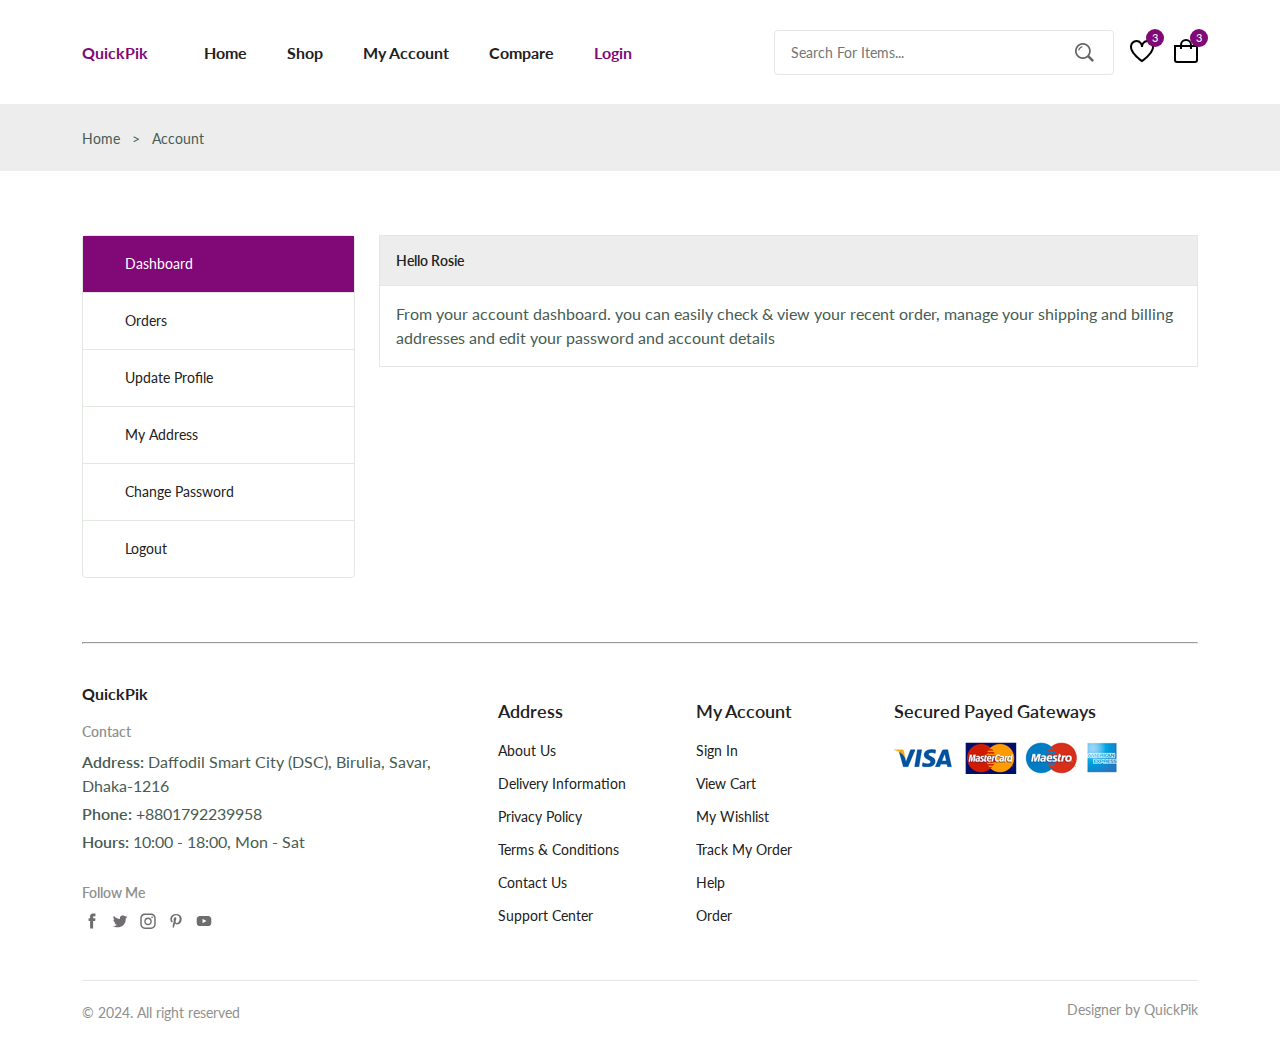
<file: accounts.html>
<!DOCTYPE html>
<html lang="en">
  <head>
    <meta charset="UTF-8" />
    <meta name="viewport" content="width=device-width, initial-scale=1.0" />

    <!--=============== FLATICON ===============-->
    <link
      rel="stylesheet"
      href="https://cdn-uicons.flaticon.com/2.0.0/uicons-regular-straight/css/uicons-regular-straight.css"
    />

    <!--=============== SWIPER CSS ===============-->
    <link
      rel="stylesheet"
      href="https://cdn.jsdelivr.net/npm/swiper@11/swiper-bundle.min.css"
    />

    <!--=============== CSS ===============-->
    <link rel="stylesheet" href="./assets/css/styles.css" />

    <title>Ecommerce Website</title>
  </head>
  <body>
    <!--=============== HEADER ===============-->
    <header class="header">
      <nav class="nav container">
        <a href="index.html" class="nav__link active-link">QuickPik</a>
        <div class="nav__menu" id="nav-menu">
          <ul class="nav__list" id="auth-links">
            <li class="nav__item">
              <a href="index.html" class="nav__link">Home</a>
            </li>
            <li class="nav__item">
              <a href="shop.html" class="nav__link">Shop</a>
            </li>
            <li class="nav__item">
              <a href="accounts.html" class="nav__link">My Account</a>
            </li>
            <li class="nav__item">
              <a href="compare.html" class="nav__link">Compare</a>
            </li>
            <li class="nav__item" id="auth-item">
              <a
                href="login-register.html"
                class="nav__link active-link"
                id="auth-link"
                >Login</a
              >
            </li>
          </ul>
          <div class="header__search">
            <input
              type="text"
              placeholder="Search For Items..."
              class="form__input"
            />
            <button class="search__btn">
              <img src="assets/img/search.png" alt="search icon" />
            </button>
          </div>
        </div>
        <div class="header__user-actions">
          <a href="wishlist.html" class="header__action-btn" title="Wishlist">
            <img src="assets/img/icon-heart.svg" alt="" />
            <span class="count">3</span>
          </a>
          <a href="cart.html" class="header__action-btn" title="Cart">
            <img src="assets/img/icon-cart.svg" alt="" />
            <span class="count">3</span>
          </a>
        </div>
      </nav>
    </header>

    <!--=============== MAIN ===============-->
    <main class="main">
      <!--=============== BREADCRUMB ===============-->
      <section class="breadcrumb">
        <ul class="breadcrumb__list flex container">
          <li><a href="index.html" class="breadcrumb__link">Home</a></li>
          <li><span class="breadcrumb__link">></span></li>
          <li><span class="breadcrumb__link">Account</span></li>
        </ul>
      </section>

      <!--=============== ACCOUNTS ===============-->
      <section class="accounts section--lg">
        <div class="accounts__container container grid">
          <div class="account__tabs">
            <p class="account__tab active-tab" data-target="#dashboard">
              <i class="fi fi-rs-settings-sliders"></i> Dashboard
            </p>
            <p class="account__tab" data-target="#orders">
              <i class="fi fi-rs-shopping-bag"></i> Orders
            </p>
            <p class="account__tab" data-target="#update-profile">
              <i class="fi fi-rs-user"></i> Update Profile
            </p>
            <p class="account__tab" data-target="#address">
              <i class="fi fi-rs-marker"></i> My Address
            </p>
            <p class="account__tab" data-target="#change-password">
              <i class="fi fi-rs-settings-sliders"></i> Change Password
            </p>
            <p class="account__tab"><i class="fi fi-rs-exit"></i> Logout</p>
          </div>
          <div class="tabs__content">
            <div class="tab__content active-tab" content id="dashboard">
              <h3 class="tab__header">Hello Rosie</h3>
              <div class="tab__body">
                <p class="tab__description">
                  From your account dashboard. you can easily check & view your
                  recent order, manage your shipping and billing addresses and
                  edit your password and account details
                </p>
              </div>
            </div>
            <div class="tab__content" content id="orders">
              <h3 class="tab__header">Your Orders</h3>
              <div class="tab__body">
                <table class="placed__order-table">
                  <thead>
                    <tr>
                      <th>Orders</th>
                      <th>Date</th>
                      <th>Status</th>
                      <th>Totals</th>
                      <th>Actions</th>
                    </tr>
                  </thead>
                  <tbody>
                    <tr>
                      <td>#1357</td>
                      <td>March 19, 2022</td>
                      <td>Processing</td>
                      <td>$125.00</td>
                      <td><a href="#" class="view__order">View</a></td>
                    </tr>
                    <tr>
                      <td>#2468</td>
                      <td>June 29, 2022</td>
                      <td>Completed</td>
                      <td>$364.00</td>
                      <td><a href="#" class="view__order">View</a></td>
                    </tr>
                    <tr>
                      <td>#2366</td>
                      <td>August 02, 2022</td>
                      <td>Completed</td>
                      <td>$280.00</td>
                      <td><a href="#" class="view__order">View</a></td>
                    </tr>
                  </tbody>
                </table>
              </div>
            </div>
            <div class="tab__content" content id="update-profile">
              <h3 class="tab__header">Update Profile</h3>
              <div class="tab__body">
                <form class="form grid">
                  <input
                    type="text"
                    placeholder="Username"
                    class="form__input"
                  />
                  <div class="form__btn">
                    <button class="btn btn--md">Save</button>
                  </div>
                </form>
              </div>
            </div>
            <div class="tab__content" content id="address">
              <h3 class="tab__header">Shipping Address</h3>
              <div class="tab__body">
                <address class="address">
                  3522 Interstate <br />
                  75 Business Spur, <br />
                  Sault Ste. <br />
                  Marie, Mi 49783
                </address>
                <p class="city">New York</p>
                <a href="#" class="edit">Edit</a>
              </div>
            </div>
            <div class="tab__content" content id="change-password">
              <h3 class="tab__header">Change Password</h3>
              <div class="tab__body">
                <form class="form grid">
                  <input
                    type="password"
                    placeholder="Current Password"
                    class="form__input"
                  />
                  <input
                    type="password"
                    placeholder="New Password"
                    class="form__input"
                  />
                  <input
                    type="password"
                    placeholder="Confirm Password"
                    class="form__input"
                  />
                  <div class="form__btn">
                    <button class="btn btn--md">Save</button>
                  </div>
                </form>
              </div>
            </div>
          </div>
        </div>
      </section>
    </main>

    <!--=============== FOOTER ===============-->
    <footer class="footer container">
      <hr />
      <div class="footer__container grid">
        <div class="footer__content">
          <a href="index.html" class="footer__logo">
            <a href="index.html" class="nav__link">QuickPik</a>
          </a>
          <h4 class="footer__subtitle">Contact</h4>
          <p class="footer__description">
            <span>Address:</span> Daffodil Smart City (DSC), Birulia, Savar,
            Dhaka-1216
          </p>
          <p class="footer__description"><span>Phone:</span> +8801792239958</p>
          <p class="footer__description">
            <span>Hours:</span> 10:00 - 18:00, Mon - Sat
          </p>
          <div class="footer__social">
            <h4 class="footer__subtitle">Follow Me</h4>
            <div class="footer__links flex">
              <a href="#">
                <img
                  src="./assets/img/icon-facebook.svg"
                  alt=""
                  class="footer__social-icon"
                />
              </a>
              <a href="#">
                <img
                  src="./assets/img/icon-twitter.svg"
                  alt=""
                  class="footer__social-icon"
                />
              </a>
              <a href="#">
                <img
                  src="./assets/img/icon-instagram.svg"
                  alt=""
                  class="footer__social-icon"
                />
              </a>
              <a href="#">
                <img
                  src="./assets/img/icon-pinterest.svg"
                  alt=""
                  class="footer__social-icon"
                />
              </a>
              <a href="#">
                <img
                  src="./assets/img/icon-youtube.svg"
                  alt=""
                  class="footer__social-icon"
                />
              </a>
            </div>
          </div>
        </div>
        <div class="footer__content">
          <h3 class="footer__title">Address</h3>
          <ul class="footer__links">
            <li><a href="#" class="footer__link">About Us</a></li>
            <li><a href="#" class="footer__link">Delivery Information</a></li>
            <li><a href="#" class="footer__link">Privacy Policy</a></li>
            <li><a href="#" class="footer__link">Terms & Conditions</a></li>
            <li><a href="#" class="footer__link">Contact Us</a></li>
            <li><a href="#" class="footer__link">Support Center</a></li>
          </ul>
        </div>
        <div class="footer__content">
          <h3 class="footer__title">My Account</h3>
          <ul class="footer__links">
            <li><a href="#" class="footer__link">Sign In</a></li>
            <li><a href="#" class="footer__link">View Cart</a></li>
            <li><a href="#" class="footer__link">My Wishlist</a></li>
            <li><a href="#" class="footer__link">Track My Order</a></li>
            <li><a href="#" class="footer__link">Help</a></li>
            <li><a href="#" class="footer__link">Order</a></li>
          </ul>
        </div>
        <div class="footer__content">
          <h3 class="footer__title">Secured Payed Gateways</h3>
          <img
            src="./assets/img/payment-method.png"
            alt=""
            class="payment__img"
          />
        </div>
      </div>
      <div class="footer__bottom">
        <p class="copyright">&copy; 2024. All right reserved</p>
        <span class="designer">Designer by QuickPik</span>
      </div>
    </footer>

    <!--=============== SWIPER JS ===============-->
    <script src="https://cdn.jsdelivr.net/npm/swiper@11/swiper-bundle.min.js"></script>

    <!--=============== MAIN JS ===============-->
    <script src="assets/js/main.js"></script>
  </body>
</html>
</file>
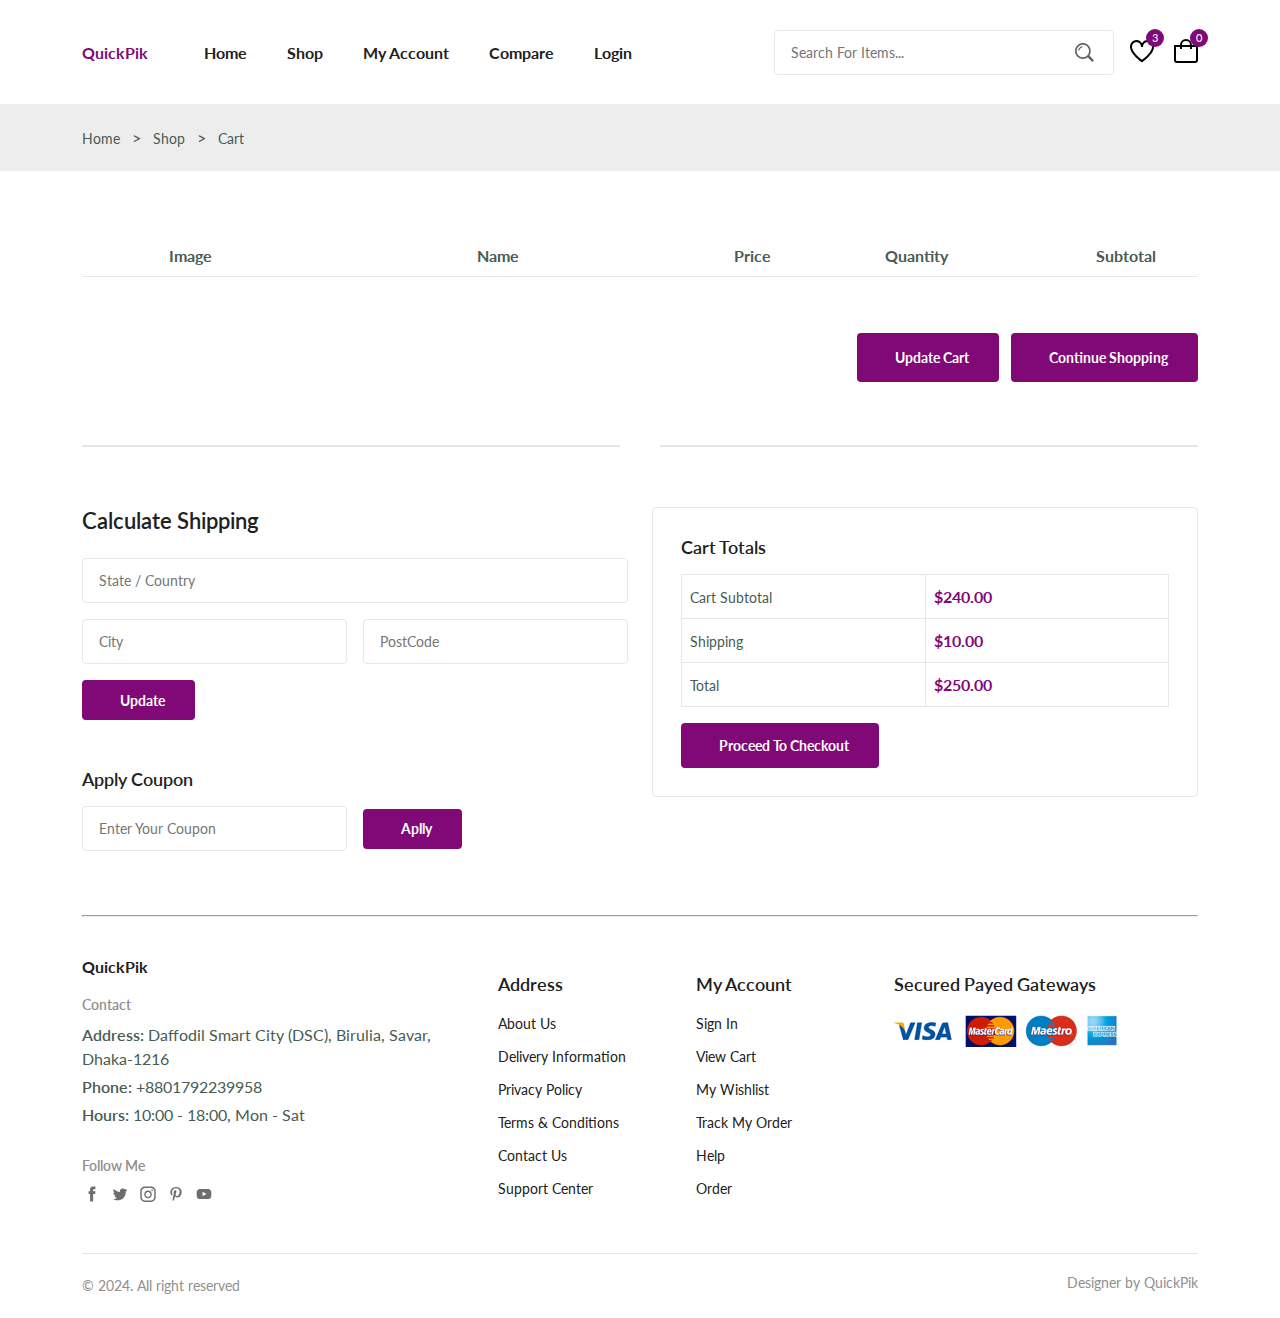
<file: cart.html>
<!DOCTYPE html>
<html lang="en">
  <head>
    <meta charset="UTF-8" />
    <meta name="viewport" content="width=device-width, initial-scale=1.0" />

    <!--=============== FLATICON ===============-->
    <link
      rel="stylesheet"
      href="https://cdn-uicons.flaticon.com/2.0.0/uicons-regular-straight/css/uicons-regular-straight.css"
    />

    <!--=============== SWIPER CSS ===============-->
    <link
      rel="stylesheet"
      href="https://cdn.jsdelivr.net/npm/swiper@11/swiper-bundle.min.css"
    />

    <!--=============== CSS ===============-->
    <link rel="stylesheet" href="./assets/css/styles.css" />

    <title>Ecommerce Website</title>
  </head>
  <body>
    <!--=============== HEADER ===============-->
    <header class="header">
      <nav class="nav container">
        <a href="index.html" class="nav__link active-link">QuickPik</a>
        <div class="nav__menu" id="nav-menu">
          <ul class="nav__list">
            <li class="nav__item">
              <a href="index.html" class="nav__link">Home</a>
            </li>
            <li class="nav__item">
              <a href="shop.html" class="nav__link">Shop</a>
            </li>
            <li class="nav__item">
              <a href="accounts.html" class="nav__link">My Account</a>
            </li>
            <li class="nav__item">
              <a href="compare.html" class="nav__link">Compare</a>
            </li>
            <li class="nav__item">
              <a href="login-register.html" class="nav__link">Login</a>
            </li>
          </ul>
          <div class="header__search">
            <input
              type="text"
              placeholder="Search For Items..."
              class="form__input"
            />
            <button class="search__btn">
              <img src="assets/img/search.png" alt="search icon" />
            </button>
          </div>
        </div>
        <div class="header__user-actions">
          <a href="wishlist.html" class="header__action-btn" title="Wishlist">
            <img src="assets/img/icon-heart.svg" alt="" />
            <span class="count">3</span>
          </a>
          <a href="cart.html" class="header__action-btn" title="Cart">
            <img src="assets/img/icon-cart.svg" alt="" />
            <span class="count" id="cart">0</span>
          </a>
        </div>
      </nav>
    </header>

    <!--=============== MAIN ===============-->
    <main class="main">
      <!--=============== BREADCRUMB ===============-->
      <section class="breadcrumb">
        <ul class="breadcrumb__list flex container">
          <li><a href="index.html" class="breadcrumb__link">Home</a></li>
          <li><span class="breadcrumb__link"></span>></li>
          <li><span class="breadcrumb__link">Shop</span></li>
          <li><span class="breadcrumb__link"></span>></li>
          <li><span class="breadcrumb__link">Cart</span></li>
        </ul>
      </section>

      <!--=============== CART ===============-->
      <section class="cart section--lg container">
        <div class="table__container">
          <table class="table">
            <thead>
              <tr>
                <th>Image</th>
                <th>Name</th>
                <th>Price</th>
                <th>Quantity</th>
                <th>Subtotal</th>
                <th>Rename</th>
              </tr>
            </thead>
            <tbody></tbody>
          </table>
        </div>

        <div class="cart__actions">
          <a href="#" class="btn flex btn__md">
            <i class="fi-rs-shuffle"></i> Update Cart
          </a>
          <a href="#" class="btn flex btn__md">
            <i class="fi-rs-shopping-bag"></i> Continue Shopping
          </a>
        </div>

        <div class="divider">
          <i class="fi fi-rs-fingerprint"></i>
        </div>

        <div class="cart__group grid">
          <div>
            <div class="cart__shippinp">
              <h3 class="section__title">Calculate Shipping</h3>
              <form action="" class="form grid">
                <input
                  type="text"
                  class="form__input"
                  placeholder="State / Country"
                />
                <div class="form__group grid">
                  <input type="text" class="form__input" placeholder="City" />
                  <input
                    type="text"
                    class="form__input"
                    placeholder="PostCode"
                  />
                </div>
                <div class="form__btn">
                  <button class="btn flex btn--sm">
                    <i class="fi-rs-shuffle"></i> Update
                  </button>
                </div>
              </form>
            </div>
            <div class="cart__coupon">
              <h3 class="section__title">Apply Coupon</h3>
              <form action="" class="coupon__form form grid">
                <div class="form__group grid">
                  <input
                    type="text"
                    class="form__input"
                    placeholder="Enter Your Coupon"
                  />
                  <div class="form__btn">
                    <button class="btn flex btn--sm">
                      <i class="fi-rs-label"></i> Aplly
                    </button>
                  </div>
                </div>
              </form>
            </div>
          </div>

          <div class="cart__total">
            <h3 class="section__title">Cart Totals</h3>
            <table class="cart__total-table">
              <tr>
                <td><span class="cart__total-title">Cart Subtotal</span></td>
                <td><span class="cart__total-price">$240.00</span></td>
              </tr>
              <tr>
                <td><span class="cart__total-title">Shipping</span></td>
                <td><span class="cart__total-price">$10.00</span></td>
              </tr>
              <tr>
                <td><span class="cart__total-title">Total</span></td>
                <td><span class="cart__total-price">$250.00</span></td>
              </tr>
            </table>
            <a href="checkout.html" class="btn flex btn--md">
              <i class="fi fi-rs-box-alt"></i> Proceed To Checkout
            </a>
          </div>
        </div>
      </section>
    </main>

    <!--=============== FOOTER ===============-->
    <footer class="footer container">
      <hr />
      <div class="footer__container grid">
        <div class="footer__content">
          <a href="index.html" class="footer__logo">
            <a href="index.html" class="nav__link">QuickPik</a>
          </a>
          <h4 class="footer__subtitle">Contact</h4>
          <p class="footer__description">
            <span>Address:</span> Daffodil Smart City (DSC), Birulia, Savar,
            Dhaka-1216
          </p>
          <p class="footer__description"><span>Phone:</span> +8801792239958</p>
          <p class="footer__description">
            <span>Hours:</span> 10:00 - 18:00, Mon - Sat
          </p>
          <div class="footer__social">
            <h4 class="footer__subtitle">Follow Me</h4>
            <div class="footer__links flex">
              <a href="#">
                <img
                  src="./assets/img/icon-facebook.svg"
                  alt=""
                  class="footer__social-icon"
                />
              </a>
              <a href="#">
                <img
                  src="./assets/img/icon-twitter.svg"
                  alt=""
                  class="footer__social-icon"
                />
              </a>
              <a href="#">
                <img
                  src="./assets/img/icon-instagram.svg"
                  alt=""
                  class="footer__social-icon"
                />
              </a>
              <a href="#">
                <img
                  src="./assets/img/icon-pinterest.svg"
                  alt=""
                  class="footer__social-icon"
                />
              </a>
              <a href="#">
                <img
                  src="./assets/img/icon-youtube.svg"
                  alt=""
                  class="footer__social-icon"
                />
              </a>
            </div>
          </div>
        </div>
        <div class="footer__content">
          <h3 class="footer__title">Address</h3>
          <ul class="footer__links">
            <li><a href="#" class="footer__link">About Us</a></li>
            <li><a href="#" class="footer__link">Delivery Information</a></li>
            <li><a href="#" class="footer__link">Privacy Policy</a></li>
            <li><a href="#" class="footer__link">Terms & Conditions</a></li>
            <li><a href="#" class="footer__link">Contact Us</a></li>
            <li><a href="#" class="footer__link">Support Center</a></li>
          </ul>
        </div>
        <div class="footer__content">
          <h3 class="footer__title">My Account</h3>
          <ul class="footer__links">
            <li><a href="#" class="footer__link">Sign In</a></li>
            <li><a href="#" class="footer__link">View Cart</a></li>
            <li><a href="#" class="footer__link">My Wishlist</a></li>
            <li><a href="#" class="footer__link">Track My Order</a></li>
            <li><a href="#" class="footer__link">Help</a></li>
            <li><a href="#" class="footer__link">Order</a></li>
          </ul>
        </div>
        <div class="footer__content">
          <h3 class="footer__title">Secured Payed Gateways</h3>
          <img
            src="./assets/img/payment-method.png"
            alt=""
            class="payment__img"
          />
        </div>
      </div>
      <div class="footer__bottom">
        <p class="copyright">&copy; 2024. All right reserved</p>
        <span class="designer">Designer by QuickPik</span>
      </div>
    </footer>

    <!--=============== SWIPER JS ===============-->
    <script src="https://cdn.jsdelivr.net/npm/swiper@11/swiper-bundle.min.js"></script>

    <!--=============== MAIN JS ===============-->
    <script src="assets/js/main.js"></script>
    <script>
      // Function to retrieve the cart data and update the table
      function displayCart() {
        // Retrieve the cart data from localStorage
        const cart = JSON.parse(localStorage.getItem("cart")) || [];

        // Get the cart table body where items will be inserted
        const cartTableBody = document.querySelector("table tbody");

        // Clear any existing rows (just in case)
        cartTableBody.innerHTML = "";

        // Iterate over the cart items and create a table row for each item
        cart.forEach((item, index) => {
          const row = document.createElement("tr");

          // Add image column
          const imgCell = document.createElement("td");
          const img = document.createElement("img");
          img.src = item.image;
          img.alt = item.name;
          img.classList.add("table__img");
          imgCell.appendChild(img);
          row.appendChild(imgCell);

          // Add name column
          const nameCell = document.createElement("td");
          const nameTitle = document.createElement("h3");
          nameTitle.classList.add("table__title");
          nameTitle.textContent = item.name;
          nameCell.appendChild(nameTitle);
          row.appendChild(nameCell);

          // Add price column
          const priceCell = document.createElement("td");
          const priceSpan = document.createElement("span");
          priceSpan.classList.add("table__price");
          priceSpan.textContent = `$${item.price.toFixed(2)}`;
          priceCell.appendChild(priceSpan);
          row.appendChild(priceCell);

          // Add quantity column (assuming quantity is 1 for now, you can update this)
          const quantityCell = document.createElement("td");
          const quantityInput = document.createElement("input");
          quantityInput.type = "number";
          quantityInput.value = 1; // default quantity
          quantityInput.classList.add("quantity");
          quantityCell.appendChild(quantityInput);
          row.appendChild(quantityCell);

          // Add subtotal column (price * quantity)
          const subtotalCell = document.createElement("td");
          const subtotalSpan = document.createElement("span");
          subtotalSpan.classList.add("subtotal");
          subtotalSpan.textContent = `$${(item.price * 1).toFixed(2)}`; // assuming 1 as quantity
          subtotalCell.appendChild(subtotalSpan);
          row.appendChild(subtotalCell);

          // Add trash icon column (delete item)
          const trashCell = document.createElement("td");
          const trashIcon = document.createElement("i");
          trashIcon.classList.add("fi", "fi-rs-trash", "table__trash");
          trashIcon.setAttribute("data-index", index); // Set an index on the delete icon
          trashCell.appendChild(trashIcon);
          row.appendChild(trashCell);

          // Append the new row to the table body
          cartTableBody.appendChild(row);
        });

        // Update the cart count in the header
        document.getElementById("cart").textContent = cart.length;

        // Add event listeners for delete icons
        document.querySelectorAll(".table__trash").forEach((trashIcon) => {
          trashIcon.addEventListener("click", (e) => {
            const index = e.target.getAttribute("data-index"); // Get the index of the item to delete
            if (index !== null) {
              // Remove the item from the cart array
              const updatedCart = cart.filter((_, i) => i != index);

              // Save the updated cart back to localStorage
              localStorage.setItem("cart", JSON.stringify(updatedCart));

              // Re-render the cart to reflect the changes
              displayCart();
            }
          });
        });
      }

      // Call the displayCart function when the page loads
      window.onload = displayCart;
    </script>
  </body>
</html>
</file>
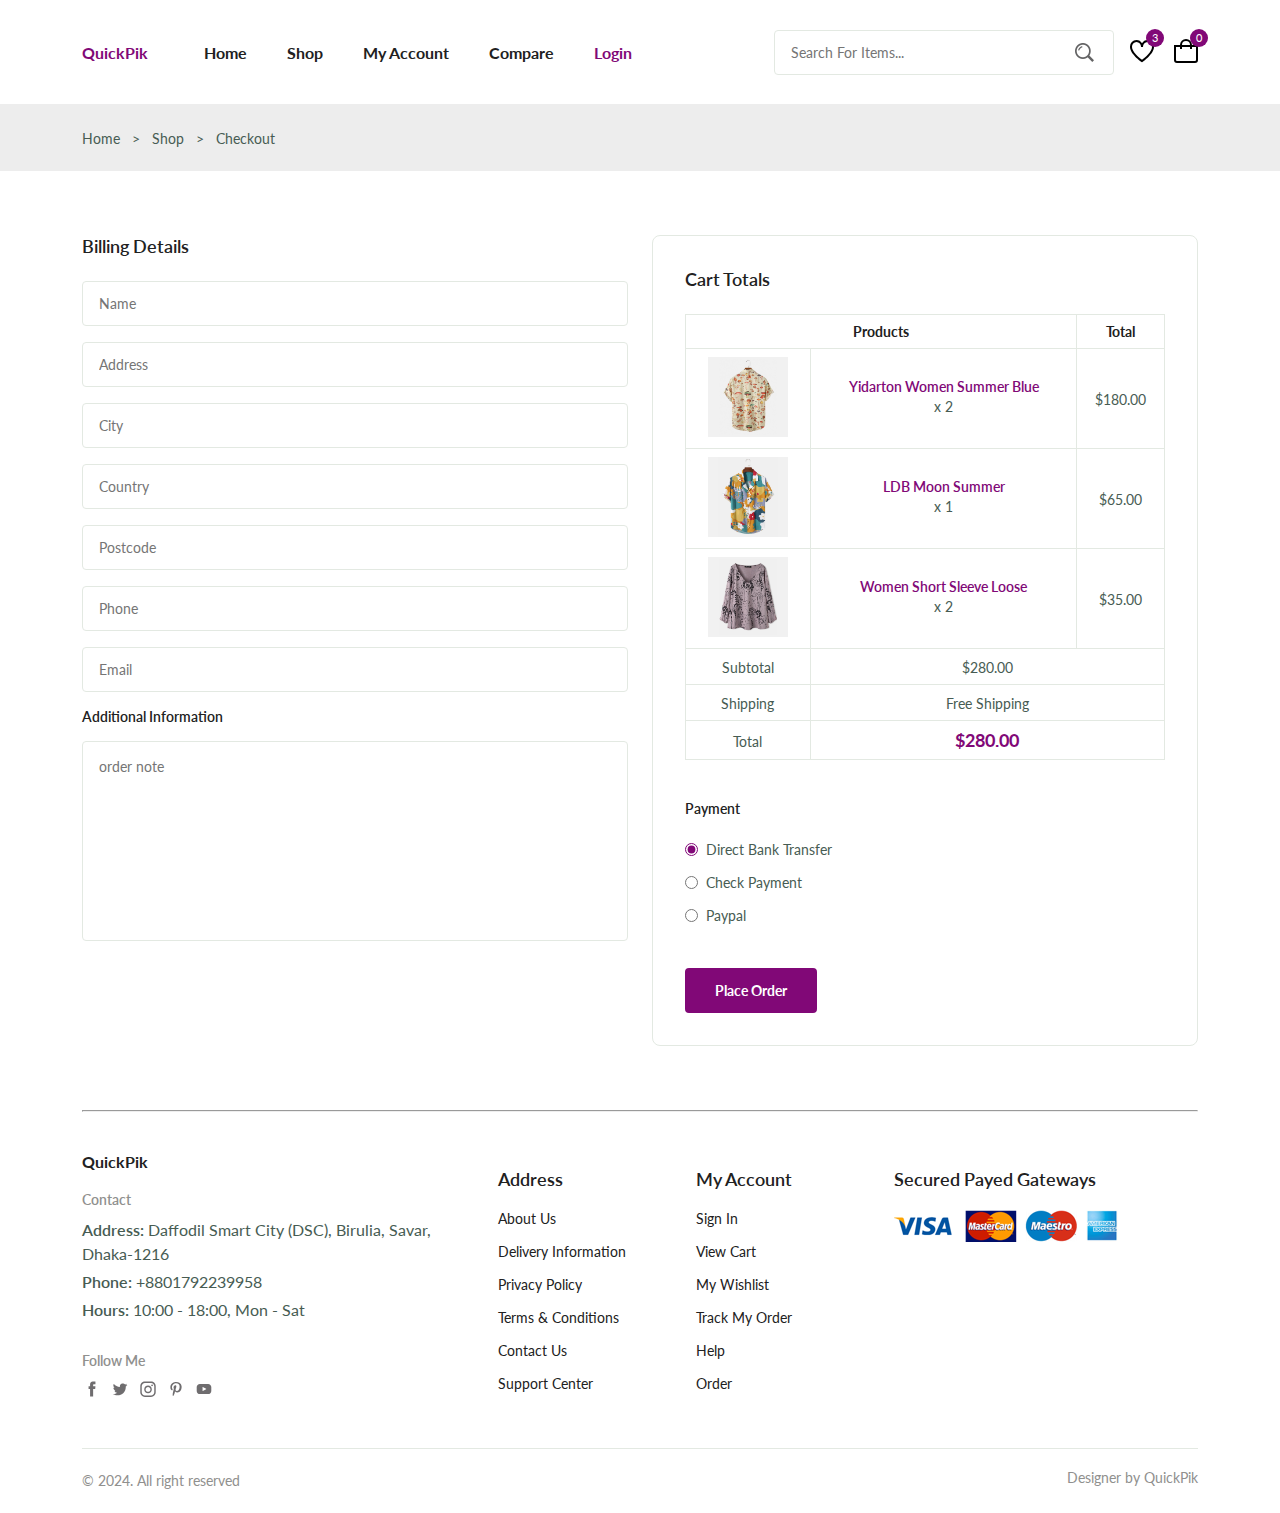
<file: checkout.html>
<!DOCTYPE html>
<html lang="en">
  <head>
    <meta charset="UTF-8" />
    <meta name="viewport" content="width=device-width, initial-scale=1.0" />

    <!--=============== FLATICON ===============-->
    <link
      rel="stylesheet"
      href="https://cdn-uicons.flaticon.com/2.0.0/uicons-regular-straight/css/uicons-regular-straight.css"
    />

    <!--=============== SWIPER CSS ===============-->
    <link
      rel="stylesheet"
      href="https://cdn.jsdelivr.net/npm/swiper@11/swiper-bundle.min.css"
    />

    <!--=============== CSS ===============-->
    <link rel="stylesheet" href="./assets/css/styles.css" />

    <title>Ecommerce Website</title>
  </head>
  <body>
    <!--=============== HEADER ===============-->
    <header class="header">
      <nav class="nav container">
        <a href="index.html" class="nav__link active-link">QuickPik</a>
        <div class="nav__menu" id="nav-menu">
          <ul class="nav__list">
            <li class="nav__item">
              <a href="index.html" class="nav__link">Home</a>
            </li>
            <li class="nav__item">
              <a href="shop.html" class="nav__link">Shop</a>
            </li>
            <li class="nav__item">
              <a href="accounts.html" class="nav__link">My Account</a>
            </li>
            <li class="nav__item">
              <a href="compare.html" class="nav__link">Compare</a>
            </li>
            <li class="nav__item">
              <a href="login-register.html" class="nav__link active-link"
                >Login</a
              >
            </li>
          </ul>
          <div class="header__search">
            <input
              type="text"
              placeholder="Search For Items..."
              class="form__input"
            />
            <button class="search__btn">
              <img src="assets/img/search.png" alt="search icon" />
            </button>
          </div>
        </div>
        <div class="header__user-actions">
          <a href="wishlist.html" class="header__action-btn" title="Wishlist">
            <img src="assets/img/icon-heart.svg" alt="" />
            <span class="count">3</span>
          </a>
          <a href="cart.html" class="header__action-btn" title="Cart">
            <img src="assets/img/icon-cart.svg" alt="" />
            <span class="count" id="cart">0</span>
          </a>
        </div>
      </nav>
    </header>

    <!--=============== MAIN ===============-->
    <main class="main">
      <!--=============== BREADCRUMB ===============-->
      <section class="breadcrumb">
        <ul class="breadcrumb__list flex container">
          <li><a href="index.html" class="breadcrumb__link">Home</a></li>
          <li><span class="breadcrumb__link">></span></li>
          <li><span class="breadcrumb__link">Shop</span></li>
          <li><span class="breadcrumb__link">></span></li>
          <li><span class="breadcrumb__link">Checkout</span></li>
        </ul>
      </section>

      <!--=============== CHECKOUT ===============-->
      <section class="checkout section--lg">
        <div class="checkout__container container grid">
          <div class="checkout__group">
            <h3 class="section__title">Billing Details</h3>
            <form class="form grid">
              <input type="text" placeholder="Name" class="form__input" />
              <input type="text" placeholder="Address" class="form__input" />
              <input type="text" placeholder="City" class="form__input" />
              <input type="text" placeholder="Country" class="form__input" />
              <input type="text" placeholder="Postcode" class="form__input" />
              <input type="text" placeholder="Phone" class="form__input" />
              <input type="email" placeholder="Email" class="form__input" />
              <h3 class="checkout__title">Additional Information</h3>
              <textarea
                name=""
                placeholder="order note"
                class="form__input textarea"
              ></textarea>
            </form>
          </div>
          <div class="checkout__group">
            <h3 class="section__title">Cart Totals</h3>
            <table class="order__table">
              <thead>
                <tr>
                  <th colspan="2">Products</th>
                  <th>Total</th>
                </tr>
              </thead>

              <tbody>
                <tr>
                  <td>
                    <img
                      src="./assets/img/product-1-2.jpg"
                      alt=""
                      class="order__img"
                    />
                  </td>
                  <td>
                    <h3 class="table__title">Yidarton Women Summer Blue</h3>
                    <p class="table__quantity">x 2</p>
                  </td>
                  <td><span class="table__price">$180.00</span></td>
                </tr>
                <tr>
                  <td>
                    <img
                      src="./assets/img/product-2-1.jpg"
                      alt=""
                      class="order__img"
                    />
                  </td>
                  <td>
                    <h3 class="table__title">LDB Moon Summer</h3>
                    <p class="table__quantity">x 1</p>
                  </td>
                  <td><span class="table__price">$65.00</span></td>
                </tr>
                <tr>
                  <td>
                    <img
                      src="./assets/img/product-7-1.jpg"
                      alt=""
                      class="order__img"
                    />
                  </td>
                  <td>
                    <h3 class="table__title">Women Short Sleeve Loose</h3>
                    <p class="table__quantity">x 2</p>
                  </td>
                  <td><span class="table__price">$35.00</span></td>
                </tr>
                <tr>
                  <td><span class="order__subtitle">Subtotal</span></td>
                  <td colspan="2"><span class="table__price">$280.00</span></td>
                </tr>
                <tr>
                  <td><span class="order__subtitle">Shipping</span></td>
                  <td colspan="2">
                    <span class="table__price">Free Shipping</span>
                  </td>
                </tr>
                <tr>
                  <td><span class="order__subtitle">Total</span></td>
                  <td colspan="2">
                    <span class="order__grand-total">$280.00</span>
                  </td>
                </tr>
              </tbody>
            </table>
            <div class="payment__methods">
              <h3 class="checkout__title payment__title">Payment</h3>
              <div class="payment__option flex">
                <input
                  type="radio"
                  name="radio"
                  id="l1"
                  checked
                  class="payment__input"
                />
                <label for="l1" class="payment__label"
                  >Direct Bank Transfer</label
                >
              </div>
              <div class="payment__option flex">
                <input
                  type="radio"
                  name="radio"
                  id="l2"
                  class="payment__input"
                />
                <label for="l2" class="payment__label">Check Payment</label>
              </div>
              <div class="payment__option flex">
                <input
                  type="radio"
                  name="radio"
                  id="l3"
                  class="payment__input"
                />
                <label for="l3" class="payment__label">Paypal</label>
              </div>
            </div>
            <button class="btn btn--md">Place Order</button>
          </div>
        </div>
      </section>
    </main>

    <!--=============== FOOTER ===============-->
    <footer class="footer container">
      <hr />
      <div class="footer__container grid">
        <div class="footer__content">
          <a href="index.html" class="footer__logo">
            <a href="index.html" class="nav__link">QuickPik</a>
          </a>
          <h4 class="footer__subtitle">Contact</h4>
          <p class="footer__description">
            <span>Address:</span> Daffodil Smart City (DSC), Birulia, Savar,
            Dhaka-1216
          </p>
          <p class="footer__description"><span>Phone:</span> +8801792239958</p>
          <p class="footer__description">
            <span>Hours:</span> 10:00 - 18:00, Mon - Sat
          </p>
          <div class="footer__social">
            <h4 class="footer__subtitle">Follow Me</h4>
            <div class="footer__links flex">
              <a href="#">
                <img
                  src="./assets/img/icon-facebook.svg"
                  alt=""
                  class="footer__social-icon"
                />
              </a>
              <a href="#">
                <img
                  src="./assets/img/icon-twitter.svg"
                  alt=""
                  class="footer__social-icon"
                />
              </a>
              <a href="#">
                <img
                  src="./assets/img/icon-instagram.svg"
                  alt=""
                  class="footer__social-icon"
                />
              </a>
              <a href="#">
                <img
                  src="./assets/img/icon-pinterest.svg"
                  alt=""
                  class="footer__social-icon"
                />
              </a>
              <a href="#">
                <img
                  src="./assets/img/icon-youtube.svg"
                  alt=""
                  class="footer__social-icon"
                />
              </a>
            </div>
          </div>
        </div>
        <div class="footer__content">
          <h3 class="footer__title">Address</h3>
          <ul class="footer__links">
            <li><a href="#" class="footer__link">About Us</a></li>
            <li><a href="#" class="footer__link">Delivery Information</a></li>
            <li><a href="#" class="footer__link">Privacy Policy</a></li>
            <li><a href="#" class="footer__link">Terms & Conditions</a></li>
            <li><a href="#" class="footer__link">Contact Us</a></li>
            <li><a href="#" class="footer__link">Support Center</a></li>
          </ul>
        </div>
        <div class="footer__content">
          <h3 class="footer__title">My Account</h3>
          <ul class="footer__links">
            <li><a href="#" class="footer__link">Sign In</a></li>
            <li><a href="#" class="footer__link">View Cart</a></li>
            <li><a href="#" class="footer__link">My Wishlist</a></li>
            <li><a href="#" class="footer__link">Track My Order</a></li>
            <li><a href="#" class="footer__link">Help</a></li>
            <li><a href="#" class="footer__link">Order</a></li>
          </ul>
        </div>
        <div class="footer__content">
          <h3 class="footer__title">Secured Payed Gateways</h3>
          <img
            src="./assets/img/payment-method.png"
            alt=""
            class="payment__img"
          />
        </div>
      </div>
      <div class="footer__bottom">
        <p class="copyright">&copy; 2024. All right reserved</p>
        <span class="designer">Designer by QuickPik</span>
      </div>
    </footer>

    <!--=============== SWIPER JS ===============-->
    <script src="https://cdn.jsdelivr.net/npm/swiper@11/swiper-bundle.min.js"></script>

    <!--=============== MAIN JS ===============-->
    <script src="assets/js/main.js"></script>
  </body>
</html>
</file>
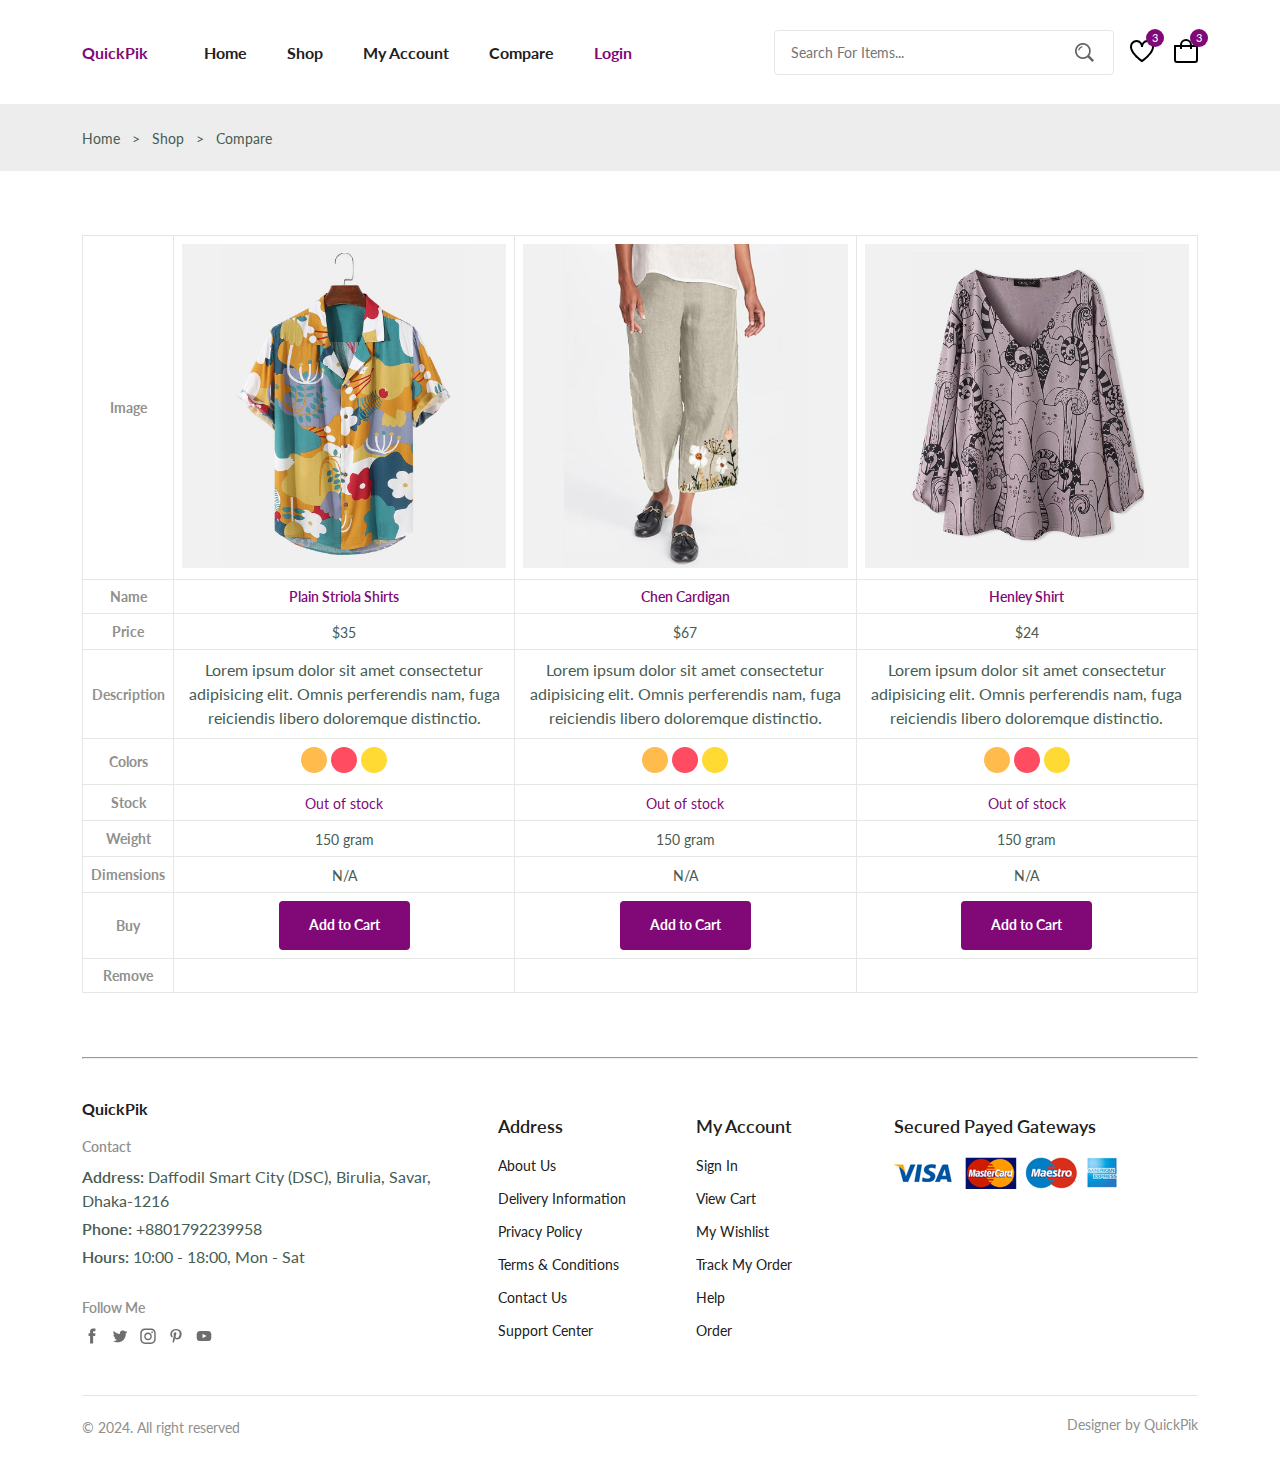
<file: compare.html>
<!DOCTYPE html>
<html lang="en">
  <head>
    <meta charset="UTF-8" />
    <meta name="viewport" content="width=device-width, initial-scale=1.0" />

    <!--=============== FLATICON ===============-->
    <link
      rel="stylesheet"
      href="https://cdn-uicons.flaticon.com/2.0.0/uicons-regular-straight/css/uicons-regular-straight.css"
    />

    <!--=============== SWIPER CSS ===============-->
    <link
      rel="stylesheet"
      href="https://cdn.jsdelivr.net/npm/swiper@11/swiper-bundle.min.css"
    />

    <!--=============== CSS ===============-->
    <link rel="stylesheet" href="./assets/css/styles.css" />

    <title>Ecommerce Website</title>
  </head>
  <body>
    <!--=============== HEADER ===============-->
    <header class="header">
      <nav class="nav container">
        <a href="index.html" class="nav__link active-link">QuickPik</a>
        <div class="nav__menu" id="nav-menu">
          <ul class="nav__list" id="auth-links">
            <li class="nav__item">
              <a href="index.html" class="nav__link">Home</a>
            </li>
            <li class="nav__item">
              <a href="shop.html" class="nav__link">Shop</a>
            </li>
            <li class="nav__item">
              <a href="accounts.html" class="nav__link">My Account</a>
            </li>
            <li class="nav__item">
              <a href="compare.html" class="nav__link">Compare</a>
            </li>
            <li class="nav__item" id="auth-item">
              <a
                href="login-register.html"
                class="nav__link active-link"
                id="auth-link"
                >Login</a
              >
            </li>
          </ul>
          <div class="header__search">
            <input
              type="text"
              placeholder="Search For Items..."
              class="form__input"
            />
            <button class="search__btn">
              <img src="assets/img/search.png" alt="search icon" />
            </button>
          </div>
        </div>
        <div class="header__user-actions">
          <a href="wishlist.html" class="header__action-btn" title="Wishlist">
            <img src="assets/img/icon-heart.svg" alt="" />
            <span class="count">3</span>
          </a>
          <a href="cart.html" class="header__action-btn" title="Cart">
            <img src="assets/img/icon-cart.svg" alt="" />
            <span class="count">3</span>
          </a>
        </div>
      </nav>
    </header>

    <!--=============== MAIN ===============-->
    <main class="main">
      <!--=============== BREADCRUMB ===============-->
      <section class="breadcrumb">
        <ul class="breadcrumb__list flex container">
          <li><a href="index.html" class="breadcrumb__link">Home</a></li>
          <li><span class="breadcrumb__link">></span></li>
          <li><span class="breadcrumb__link">Shop</span></li>
          <li><span class="breadcrumb__link">></span></li>
          <li><span class="breadcrumb__link">Compare</span></li>
        </ul>
      </section>

      <!--=============== COMPARE ===============-->
      <section class="compare container section--lg">
        <table class="compare__table">
          <tr>
            <th>Image</th>
            <td>
              <img
                src="./assets/img/product-2-1.jpg"
                alt=""
                class="compare__img"
              />
            </td>
            <td>
              <img
                src="./assets/img/product-4-1.jpg"
                alt=""
                class="compare__img"
              />
            </td>
            <td>
              <img
                src="./assets/img/product-7-1.jpg"
                alt=""
                class="compare__img"
              />
            </td>
          </tr>
          <tr>
            <th>Name</th>
            <td><h3 class="table__title">Plain Striola Shirts</h3></td>
            <td><h3 class="table__title">Chen Cardigan</h3></td>
            <td><h3 class="table__title">Henley Shirt</h3></td>
          </tr>
          <tr>
            <th>Price</th>
            <td><span class="table__price">$35</span></td>
            <td><span class="table__price">$67</span></td>
            <td><span class="table__price">$24</span></td>
          </tr>
          <tr>
            <th>Description</th>
            <td>
              <p>
                Lorem ipsum dolor sit amet consectetur adipisicing elit. Omnis
                perferendis nam, fuga reiciendis libero doloremque distinctio.
              </p>
            </td>
            <td>
              <p>
                Lorem ipsum dolor sit amet consectetur adipisicing elit. Omnis
                perferendis nam, fuga reiciendis libero doloremque distinctio.
              </p>
            </td>
            <td>
              <p>
                Lorem ipsum dolor sit amet consectetur adipisicing elit. Omnis
                perferendis nam, fuga reiciendis libero doloremque distinctio.
              </p>
            </td>
          </tr>
          <tr>
            <th>Colors</th>
            <td>
              <ul class="color__list compare__colors">
                <li>
                  <a
                    href="#"
                    class="color__link"
                    style="background-color: hsl(37, 100%, 65%)"
                  ></a>
                </li>
                <li>
                  <a
                    href="#"
                    class="color__link"
                    style="background-color: hsl(353, 100%, 65%)"
                  ></a>
                </li>
                <li>
                  <a
                    href="#"
                    class="color__link"
                    style="background-color: hsl(49, 100%, 60%)"
                  ></a>
                </li>
              </ul>
            </td>
            <td>
              <ul class="color__list compare__colors">
                <li>
                  <a
                    href="#"
                    class="color__link"
                    style="background-color: hsl(37, 100%, 65%)"
                  ></a>
                </li>
                <li>
                  <a
                    href="#"
                    class="color__link"
                    style="background-color: hsl(353, 100%, 65%)"
                  ></a>
                </li>
                <li>
                  <a
                    href="#"
                    class="color__link"
                    style="background-color: hsl(49, 100%, 60%)"
                  ></a>
                </li>
              </ul>
            </td>
            <td>
              <ul class="color__list compare__colors">
                <li>
                  <a
                    href="#"
                    class="color__link"
                    style="background-color: hsl(37, 100%, 65%)"
                  ></a>
                </li>
                <li>
                  <a
                    href="#"
                    class="color__link"
                    style="background-color: hsl(353, 100%, 65%)"
                  ></a>
                </li>
                <li>
                  <a
                    href="#"
                    class="color__link"
                    style="background-color: hsl(49, 100%, 60%)"
                  ></a>
                </li>
              </ul>
            </td>
          </tr>
          <tr>
            <th>Stock</th>
            <td><span class="table__stock">Out of stock</span></td>
            <td><span class="table__stock">Out of stock</span></td>
            <td><span class="table__stock">Out of stock</span></td>
          </tr>
          <tr>
            <th>Weight</th>
            <td><span class="table__weight">150 gram</span></td>
            <td><span class="table__weight">150 gram</span></td>
            <td><span class="table__weight">150 gram</span></td>
          </tr>
          <tr>
            <th>Dimensions</th>
            <td><span class="table__dimension">N/A</span></td>
            <td><span class="table__dimension">N/A</span></td>
            <td><span class="table__dimension">N/A</span></td>
          </tr>
          <tr>
            <th>Buy</th>
            <td><a href="#" class="btn btm--sm">Add to Cart</a></td>
            <td><a href="#" class="btn btm--sm">Add to Cart</a></td>
            <td><a href="#" class="btn btm--sm">Add to Cart</a></td>
          </tr>
          <tr>
            <th>Remove</th>
            <td><i class="fi fi-rs-trash table__trash"></i></td>
            <td><i class="fi fi-rs-trash table__trash"></i></td>
            <td><i class="fi fi-rs-trash table__trash"></i></td>
          </tr>
        </table>
      </section>
    </main>

    <!--=============== FOOTER ===============-->
    <footer class="footer container">
      <hr />
      <div class="footer__container grid">
        <div class="footer__content">
          <a href="index.html" class="footer__logo">
            <a href="index.html" class="nav__link">QuickPik</a>
          </a>
          <h4 class="footer__subtitle">Contact</h4>
          <p class="footer__description">
            <span>Address:</span> Daffodil Smart City (DSC), Birulia, Savar,
            Dhaka-1216
          </p>
          <p class="footer__description"><span>Phone:</span> +8801792239958</p>
          <p class="footer__description">
            <span>Hours:</span> 10:00 - 18:00, Mon - Sat
          </p>
          <div class="footer__social">
            <h4 class="footer__subtitle">Follow Me</h4>
            <div class="footer__links flex">
              <a href="#">
                <img
                  src="./assets/img/icon-facebook.svg"
                  alt=""
                  class="footer__social-icon"
                />
              </a>
              <a href="#">
                <img
                  src="./assets/img/icon-twitter.svg"
                  alt=""
                  class="footer__social-icon"
                />
              </a>
              <a href="#">
                <img
                  src="./assets/img/icon-instagram.svg"
                  alt=""
                  class="footer__social-icon"
                />
              </a>
              <a href="#">
                <img
                  src="./assets/img/icon-pinterest.svg"
                  alt=""
                  class="footer__social-icon"
                />
              </a>
              <a href="#">
                <img
                  src="./assets/img/icon-youtube.svg"
                  alt=""
                  class="footer__social-icon"
                />
              </a>
            </div>
          </div>
        </div>
        <div class="footer__content">
          <h3 class="footer__title">Address</h3>
          <ul class="footer__links">
            <li><a href="#" class="footer__link">About Us</a></li>
            <li><a href="#" class="footer__link">Delivery Information</a></li>
            <li><a href="#" class="footer__link">Privacy Policy</a></li>
            <li><a href="#" class="footer__link">Terms & Conditions</a></li>
            <li><a href="#" class="footer__link">Contact Us</a></li>
            <li><a href="#" class="footer__link">Support Center</a></li>
          </ul>
        </div>
        <div class="footer__content">
          <h3 class="footer__title">My Account</h3>
          <ul class="footer__links">
            <li><a href="#" class="footer__link">Sign In</a></li>
            <li><a href="#" class="footer__link">View Cart</a></li>
            <li><a href="#" class="footer__link">My Wishlist</a></li>
            <li><a href="#" class="footer__link">Track My Order</a></li>
            <li><a href="#" class="footer__link">Help</a></li>
            <li><a href="#" class="footer__link">Order</a></li>
          </ul>
        </div>
        <div class="footer__content">
          <h3 class="footer__title">Secured Payed Gateways</h3>
          <img
            src="./assets/img/payment-method.png"
            alt=""
            class="payment__img"
          />
        </div>
      </div>
      <div class="footer__bottom">
        <p class="copyright">&copy; 2024. All right reserved</p>
        <span class="designer">Designer by QuickPik</span>
      </div>
    </footer>

    <!--=============== SWIPER JS ===============-->
    <script src="https://cdn.jsdelivr.net/npm/swiper@11/swiper-bundle.min.js"></script>

    <!--=============== MAIN JS ===============-->
    <script src="assets/js/main.js"></script>
  </body>
</html>
</file>
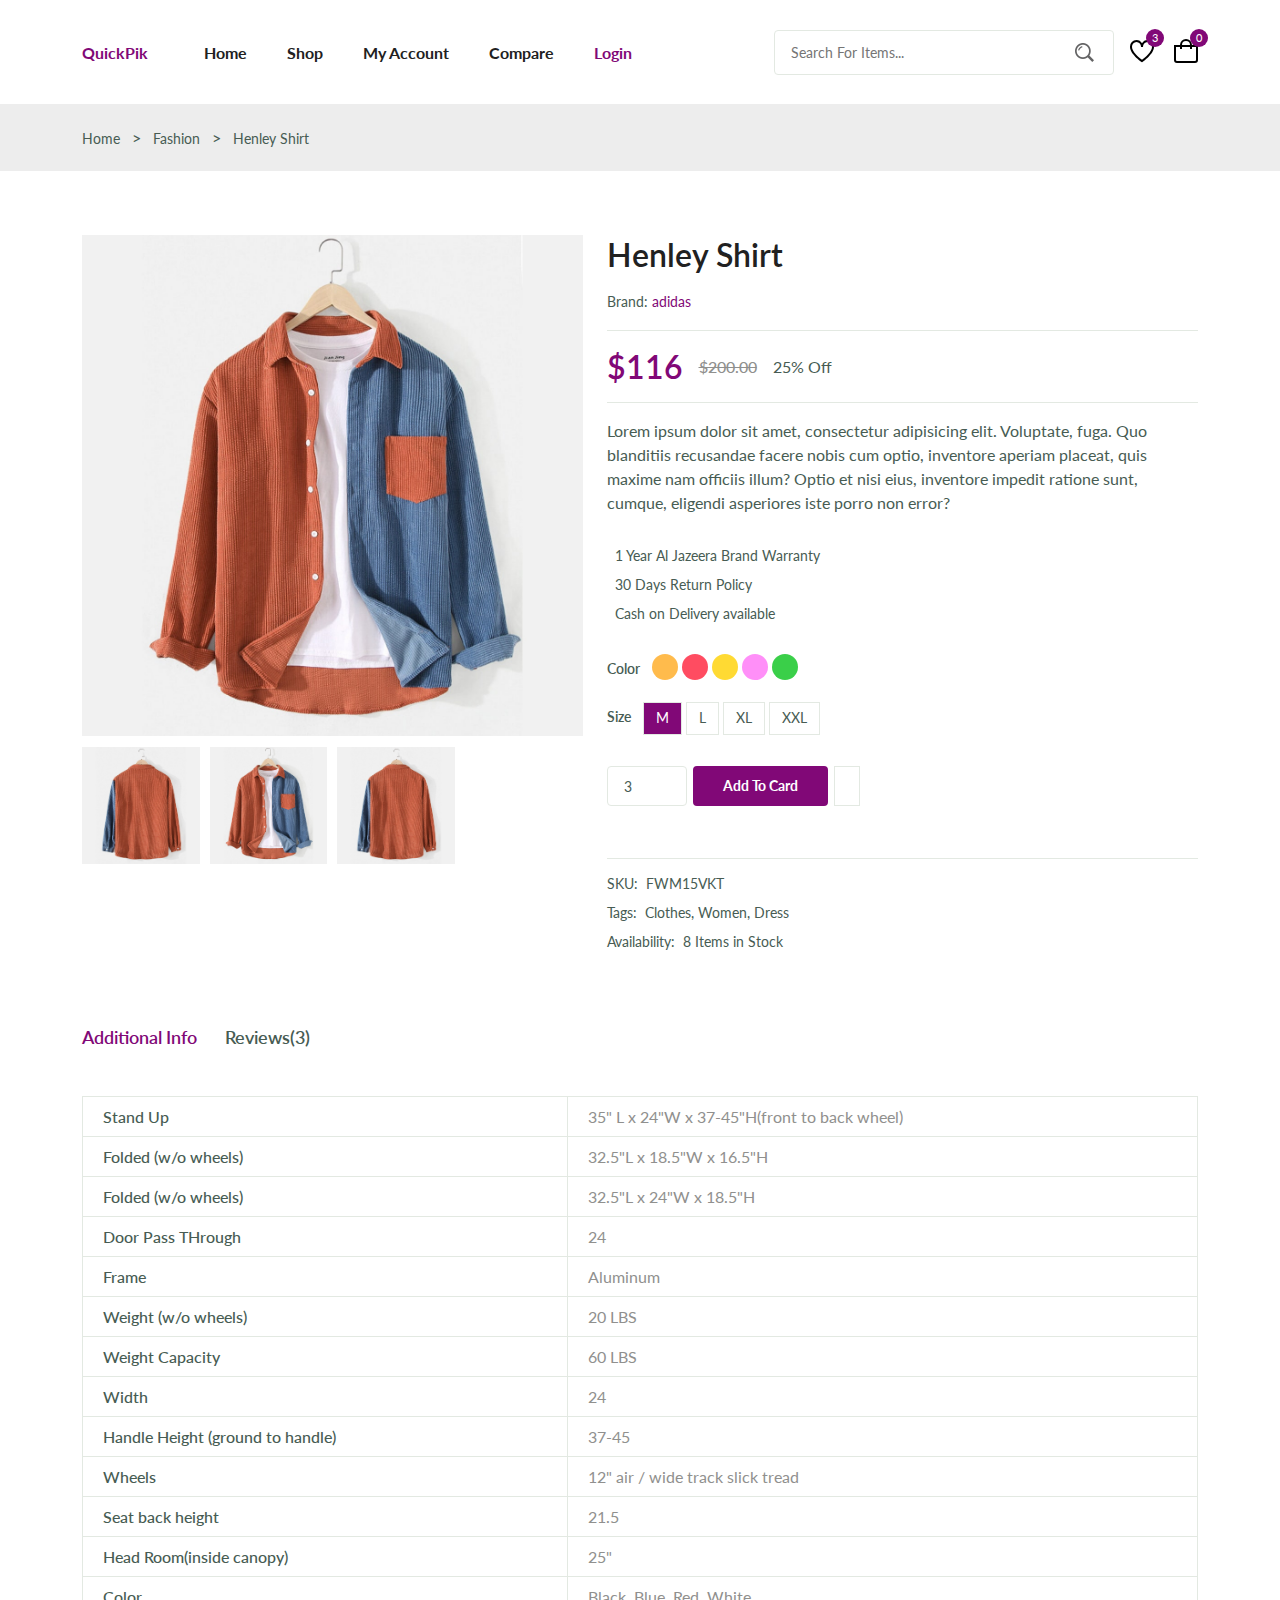
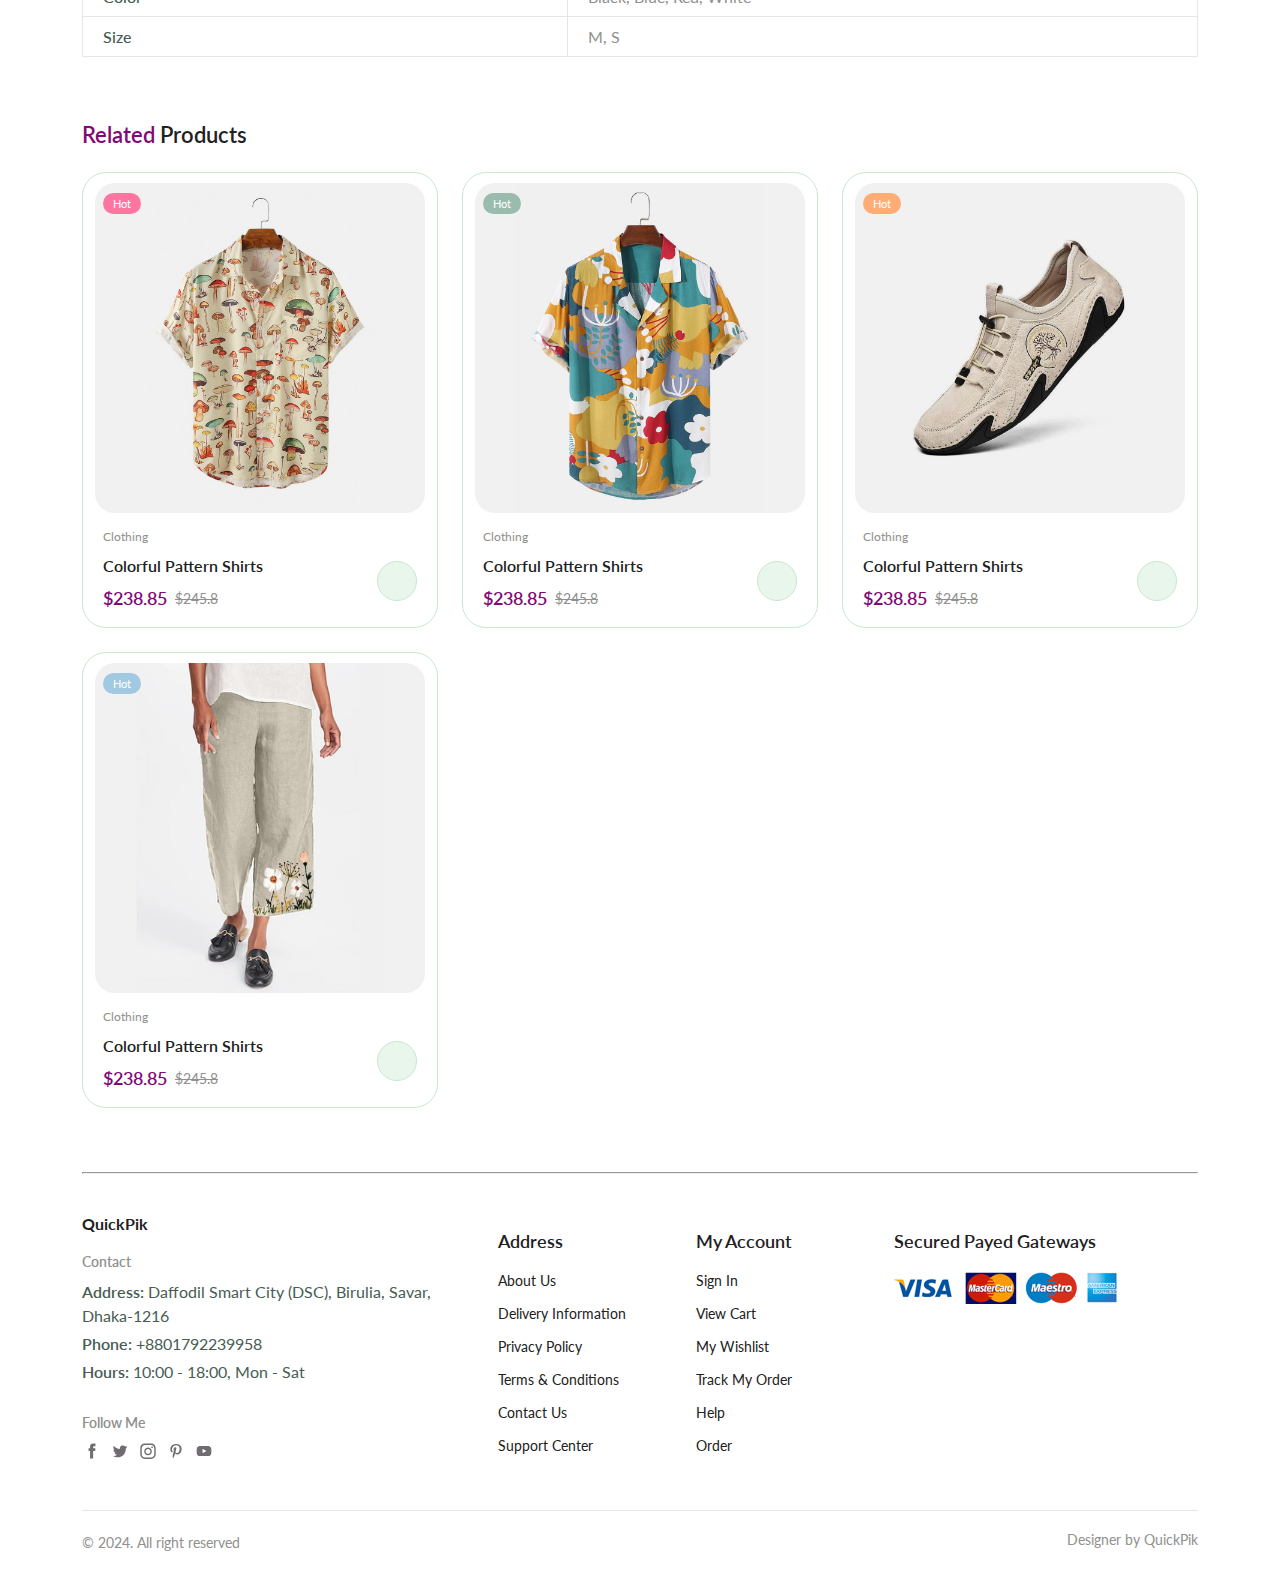
<file: details.html>
<!DOCTYPE html>
<html lang="en">
  <head>
    <meta charset="UTF-8" />
    <meta name="viewport" content="width=device-width, initial-scale=1.0" />

    <!--=============== FLATICON ===============-->
    <link
      rel="stylesheet"
      href="https://cdn-uicons.flaticon.com/2.0.0/uicons-regular-straight/css/uicons-regular-straight.css"
    />

    <!--=============== SWIPER CSS ===============-->
    <link
      rel="stylesheet"
      href="https://cdn.jsdelivr.net/npm/swiper@11/swiper-bundle.min.css"
    />

    <!--=============== CSS ===============-->
    <link rel="stylesheet" href="./assets/css/styles.css" />

    <title>Ecommerce Website</title>
  </head>
  <body>
    <!--=============== HEADER ===============-->
    <header class="header">
      <nav class="nav container">
        <a href="index.html" class="nav__link active-link">QuickPik</a>
        <div class="nav__menu" id="nav-menu">
          <ul class="nav__list" id="auth-links">
            <li class="nav__item">
              <a href="index.html" class="nav__link">Home</a>
            </li>
            <li class="nav__item">
              <a href="shop.html" class="nav__link">Shop</a>
            </li>
            <li class="nav__item">
              <a href="accounts.html" class="nav__link">My Account</a>
            </li>
            <li class="nav__item">
              <a href="compare.html" class="nav__link">Compare</a>
            </li>
            <li class="nav__item" id="auth-item">
              <a
                href="login-register.html"
                class="nav__link active-link"
                id="auth-link"
                >Login</a
              >
            </li>
          </ul>
          <div class="header__search">
            <input
              type="text"
              placeholder="Search For Items..."
              class="form__input"
            />
            <button class="search__btn">
              <img src="assets/img/search.png" alt="search icon" />
            </button>
          </div>
        </div>
        <div class="header__user-actions">
          <a href="wishlist.html" class="header__action-btn" title="Wishlist">
            <img src="assets/img/icon-heart.svg" alt="" />
            <span class="count">3</span>
          </a>
          <a href="cart.html" class="header__action-btn" title="Cart">
            <img src="assets/img/icon-cart.svg" alt="" />
            <span class="count" id="cart">0</span>
          </a>
        </div>
      </nav>
    </header>

    <!--=============== MAIN ===============-->
    <main class="main">
      <!--=============== BREADCRUMB ===============-->
      <section class="breadcrumb">
        <ul class="breadcrumb__list flex container">
          <li><a href="index.html" class="breadcrumb__link">Home</a></li>
          <li><span class="breadcrumb__link"></span>></li>
          <li><span class="breadcrumb__link">Fashion</span></li>
          <li><span class="breadcrumb__link"></span>></li>
          <li><span class="breadcrumb__link">Henley Shirt</span></li>
        </ul>
      </section>

      <!--=============== DETAILS ===============-->
      <section class="details section--lg">
        <div class="details__container container grid">
          <div class="details__group">
            <img
              src="./assets/img/product-8-1.jpg"
              alt=""
              class="details__img"
            />
            <div class="details__small-images grid">
              <img
                src="./assets/img/product-8-2.jpg"
                alt=""
                class="details__small-img"
              />
              <img
                src="./assets/img/product-8-1.jpg"
                alt=""
                class="details__small-img"
              />
              <img
                src="./assets/img/product-8-2.jpg"
                alt=""
                class="details__small-img"
              />
            </div>
          </div>
          <div class="details__group">
            <h3 class="details__title">Henley Shirt</h3>
            <p class="details__brand">Brand: <span>adidas</span></p>
            <div class="details__price flex">
              <span class="new__price">$116</span>
              <span class="old__price">$200.00</span>
              <span class="save__price">25% Off</span>
            </div>
            <p class="short__description">
              Lorem ipsum dolor sit amet, consectetur adipisicing elit.
              Voluptate, fuga. Quo blanditiis recusandae facere nobis cum optio,
              inventore aperiam placeat, quis maxime nam officiis illum? Optio
              et nisi eius, inventore impedit ratione sunt, cumque, eligendi
              asperiores iste porro non error?
            </p>
            <ul class="products__list">
              <li class="list__item flex">
                <i class="fi-rs-crown"></i> 1 Year Al Jazeera Brand Warranty
              </li>
              <li class="list__item flex">
                <i class="fi-rs-refresh"></i> 30 Days Return Policy
              </li>
              <li class="list__item flex">
                <i class="fi-rs-credit-card"></i> Cash on Delivery available
              </li>
            </ul>
            <div class="details__color flex">
              <span class="details__color-title">Color</span>
              <ul class="color__list">
                <li>
                  <a
                    href="#"
                    class="color__link"
                    style="background-color: hsl(37, 100%, 65%)"
                  ></a>
                </li>
                <li>
                  <a
                    href="#"
                    class="color__link"
                    style="background-color: hsl(353, 100%, 65%)"
                  ></a>
                </li>
                <li>
                  <a
                    href="#"
                    class="color__link"
                    style="background-color: hsl(49, 100%, 60%)"
                  ></a>
                </li>
                <li>
                  <a
                    href="#"
                    class="color__link"
                    style="background-color: hsl(304, 100%, 78%)"
                  ></a>
                </li>
                <li>
                  <a
                    href="#"
                    class="color__link"
                    style="background-color: hsl(126, 61%, 52%)"
                  ></a>
                </li>
              </ul>
            </div>
            <div class="details__size flex">
              <span class="details__size-title">Size</span>
              <ul class="size__list">
                <li>
                  <a href="#" class="size__link size-active">M</a>
                </li>
                <li>
                  <a href="#" class="size__link">L</a>
                </li>
                <li>
                  <a href="#" class="size__link">XL</a>
                </li>
                <li>
                  <a href="#" class="size__link">XXL</a>
                </li>
              </ul>
            </div>
            <div class="details__action">
              <input type="number" class="quantity" value="3" />
              <a href="#" class="btn btn--sm">Add To Card</a>
              <a href="#" class="details__action-btn">
                <i class="fi fi-rs-heart"></i>
              </a>
            </div>
            <ul class="details__meta">
              <li class="meta__list flex"><span>SKU:</span>FWM15VKT</li>
              <li class="meta__list flex">
                <span>Tags:</span>Clothes, Women, Dress
              </li>
              <li class="meta__list flex">
                <span>Availability:</span>8 Items in Stock
              </li>
            </ul>
          </div>
        </div>
      </section>

      <!--=============== DETAILS TAB ===============-->
      <section class="details__tab container">
        <div class="detail__tabs">
          <span class="detail__tab active-tab" data-target="#info">
            Additional Info
          </span>
          <span class="detail__tab" data-target="#reviews">Reviews(3)</span>
        </div>
        <div class="details__tabs-content">
          <div class="details__tab-content active-tab" content id="info">
            <table class="info__table">
              <tr>
                <th>Stand Up</th>
                <td>35" L x 24"W x 37-45"H(front to back wheel)</td>
              </tr>
              <tr>
                <th>Folded (w/o wheels)</th>
                <td>32.5"L x 18.5"W x 16.5"H</td>
              </tr>
              <tr>
                <th>Folded (w/o wheels)</th>
                <td>32.5"L x 24"W x 18.5"H</td>
              </tr>
              <tr>
                <th>Door Pass THrough</th>
                <td>24</td>
              </tr>
              <tr>
                <th>Frame</th>
                <td>Aluminum</td>
              </tr>
              <tr>
                <th>Weight (w/o wheels)</th>
                <td>20 LBS</td>
              </tr>
              <tr>
                <th>Weight Capacity</th>
                <td>60 LBS</td>
              </tr>
              <tr>
                <th>Width</th>
                <td>24</td>
              </tr>
              <tr>
                <th>Handle Height (ground to handle)</th>
                <td>37-45</td>
              </tr>
              <tr>
                <th>Wheels</th>
                <td>12" air / wide track slick tread</td>
              </tr>
              <tr>
                <th>Seat back height</th>
                <td>21.5</td>
              </tr>
              <tr>
                <th>Head Room(inside canopy)</th>
                <td>25"</td>
              </tr>
              <tr>
                <th>Color</th>
                <td>Black, Blue, Red, White</td>
              </tr>
              <tr>
                <th>Size</th>
                <td>M, S</td>
              </tr>
            </table>
          </div>
          <div class="details__tab-content" content id="reviews">
            <div class="reviews__container grid">
              <div class="review__single">
                <div>
                  <img
                    src="./assets/img/avatar-1.jpg"
                    alt=""
                    class="review__img"
                  />
                  <h4 class="review__title">Jacky Chan</h4>
                </div>
                <div class="review__data">
                  <div class="review__rating">
                    <i class="fi fi-rs-star"></i>
                    <i class="fi fi-rs-star"></i>
                    <i class="fi fi-rs-star"></i>
                    <i class="fi fi-rs-star"></i>
                    <i class="fi fi-rs-star"></i>
                  </div>
                  <p class="review__description">
                    Thank you, very fast shipping from Poland only 3days.
                  </p>
                  <span class="review__date">December 4, 2022 at 3:12 pm</span>
                </div>
              </div>
              <div class="review__single">
                <div>
                  <img
                    src="./assets/img/avatar-2.jpg"
                    alt=""
                    class="review__img"
                  />
                  <h4 class="review__title">Meriem Js</h4>
                </div>
                <div class="review__data">
                  <div class="review__rating">
                    <i class="fi fi-rs-star"></i>
                    <i class="fi fi-rs-star"></i>
                    <i class="fi fi-rs-star"></i>
                    <i class="fi fi-rs-star"></i>
                    <i class="fi fi-rs-star"></i>
                  </div>
                  <p class="review__description">
                    Great low price and works well
                  </p>
                  <span class="review__date">August 23, 2022 at 19:45 pm</span>
                </div>
              </div>
              <div class="review__single">
                <div>
                  <img
                    src="./assets/img/avatar-3.jpg"
                    alt=""
                    class="review__img"
                  />
                  <h4 class="review__title">Moh Benz</h4>
                </div>
                <div class="review__data">
                  <div class="review__rating">
                    <i class="fi fi-rs-star"></i>
                    <i class="fi fi-rs-star"></i>
                    <i class="fi fi-rs-star"></i>
                    <i class="fi fi-rs-star"></i>
                    <i class="fi fi-rs-star"></i>
                  </div>
                  <p class="review__description">
                    Authentic and beautiful, Love these ways more than ever
                    expected, They are great earphones.
                  </p>
                  <span class="review__date">March 2, 2021 at 10:01 am</span>
                </div>
              </div>
            </div>
            <div class="review__form">
              <h4 class="review__form-title">Add a review</h4>
              <div class="rate__product">
                <i class="fi fi-rs-star"></i>
                <i class="fi fi-rs-star"></i>
                <i class="fi fi-rs-star"></i>
                <i class="fi fi-rs-star"></i>
                <i class="fi fi-rs-star"></i>
              </div>
              <form action="" class="form grid">
                <textarea
                  class="form__input textarea"
                  placeholder="Write Comment"
                ></textarea>
                <div class="form__group grid">
                  <input type="text" placeholder="Name" class="form__input" />
                  <input type="email" placeholder="Email" class="form__input" />
                </div>
                <div class="form__btn">
                  <button class="btn">Submit Review</button>
                </div>
              </form>
            </div>
          </div>
        </div>
      </section>

      <!--=============== PRODUCTS ===============-->
      <section class="products container section--lg">
        <h3 class="section__title"><span>Related</span> Products</h3>
        <div class="products__container grid">
          <div class="product__item">
            <div class="product__banner">
              <a href="details.html" class="product__images">
                <img
                  src="assets/img/product-1-1.jpg"
                  alt=""
                  class="product__img default"
                />
                <img
                  src="assets/img/product-1-2.jpg"
                  alt=""
                  class="product__img hover"
                />
              </a>
              <div class="product__actions">
                <a href="#" class="action__btn" aria-label="Quick View">
                  <i class="fi fi-rs-eye"></i>
                </a>
                <a href="#" class="action__btn" aria-label="Add to Wishlist">
                  <i class="fi fi-rs-heart"></i>
                </a>
                <a href="#" class="action__btn" aria-label="Compare">
                  <i class="fi fi-rs-shuffle"></i>
                </a>
              </div>
              <div class="product__badge light-pink">Hot</div>
            </div>
            <div class="product__content">
              <span class="product__category">Clothing</span>
              <a href="details.html">
                <h3 class="product__title">Colorful Pattern Shirts</h3>
              </a>
              <div class="product__rating">
                <i class="fi fi-rs-star"></i>
                <i class="fi fi-rs-star"></i>
                <i class="fi fi-rs-star"></i>
                <i class="fi fi-rs-star"></i>
                <i class="fi fi-rs-star"></i>
              </div>
              <div class="product__price flex">
                <span class="new__price">$238.85</span>
                <span class="old__price">$245.8</span>
              </div>
              <a
                href="#"
                class="action__btn cart__btn"
                aria-label="Add To Cart"
              >
                <i class="fi fi-rs-shopping-bag-add"></i>
              </a>
            </div>
          </div>
          <div class="product__item">
            <div class="product__banner">
              <a href="details.html" class="product__images">
                <img
                  src="assets/img/product-2-1.jpg"
                  alt=""
                  class="product__img default"
                />
                <img
                  src="assets/img/product-2-2.jpg"
                  alt=""
                  class="product__img hover"
                />
              </a>
              <div class="product__actions">
                <a href="#" class="action__btn" aria-label="Quick View">
                  <i class="fi fi-rs-eye"></i>
                </a>
                <a href="#" class="action__btn" aria-label="Add to Wishlist">
                  <i class="fi fi-rs-heart"></i>
                </a>
                <a href="#" class="action__btn" aria-label="Compare">
                  <i class="fi fi-rs-shuffle"></i>
                </a>
              </div>
              <div class="product__badge light-green">Hot</div>
            </div>
            <div class="product__content">
              <span class="product__category">Clothing</span>
              <a href="details.html">
                <h3 class="product__title">Colorful Pattern Shirts</h3>
              </a>
              <div class="product__rating">
                <i class="fi fi-rs-star"></i>
                <i class="fi fi-rs-star"></i>
                <i class="fi fi-rs-star"></i>
                <i class="fi fi-rs-star"></i>
                <i class="fi fi-rs-star"></i>
              </div>
              <div class="product__price flex">
                <span class="new__price">$238.85</span>
                <span class="old__price">$245.8</span>
              </div>
              <a
                href="#"
                class="action__btn cart__btn"
                aria-label="Add To Cart"
              >
                <i class="fi fi-rs-shopping-bag-add"></i>
              </a>
            </div>
          </div>
          <div class="product__item">
            <div class="product__banner">
              <a href="details.html" class="product__images">
                <img
                  src="assets/img/product-3-1.jpg"
                  alt=""
                  class="product__img default"
                />
                <img
                  src="assets/img/product-3-2.jpg"
                  alt=""
                  class="product__img hover"
                />
              </a>
              <div class="product__actions">
                <a href="#" class="action__btn" aria-label="Quick View">
                  <i class="fi fi-rs-eye"></i>
                </a>
                <a href="#" class="action__btn" aria-label="Add to Wishlist">
                  <i class="fi fi-rs-heart"></i>
                </a>
                <a href="#" class="action__btn" aria-label="Compare">
                  <i class="fi fi-rs-shuffle"></i>
                </a>
              </div>
              <div class="product__badge light-orange">Hot</div>
            </div>
            <div class="product__content">
              <span class="product__category">Clothing</span>
              <a href="details.html">
                <h3 class="product__title">Colorful Pattern Shirts</h3>
              </a>
              <div class="product__rating">
                <i class="fi fi-rs-star"></i>
                <i class="fi fi-rs-star"></i>
                <i class="fi fi-rs-star"></i>
                <i class="fi fi-rs-star"></i>
                <i class="fi fi-rs-star"></i>
              </div>
              <div class="product__price flex">
                <span class="new__price">$238.85</span>
                <span class="old__price">$245.8</span>
              </div>
              <a
                href="#"
                class="action__btn cart__btn"
                aria-label="Add To Cart"
              >
                <i class="fi fi-rs-shopping-bag-add"></i>
              </a>
            </div>
          </div>
          <div class="product__item">
            <div class="product__banner">
              <a href="details.html" class="product__images">
                <img
                  src="assets/img/product-4-1.jpg"
                  alt=""
                  class="product__img default"
                />
                <img
                  src="assets/img/product-4-2.jpg"
                  alt=""
                  class="product__img hover"
                />
              </a>
              <div class="product__actions">
                <a href="#" class="action__btn" aria-label="Quick View">
                  <i class="fi fi-rs-eye"></i>
                </a>
                <a href="#" class="action__btn" aria-label="Add to Wishlist">
                  <i class="fi fi-rs-heart"></i>
                </a>
                <a href="#" class="action__btn" aria-label="Compare">
                  <i class="fi fi-rs-shuffle"></i>
                </a>
              </div>
              <div class="product__badge light-blue">Hot</div>
            </div>
            <div class="product__content">
              <span class="product__category">Clothing</span>
              <a href="details.html">
                <h3 class="product__title">Colorful Pattern Shirts</h3>
              </a>
              <div class="product__rating">
                <i class="fi fi-rs-star"></i>
                <i class="fi fi-rs-star"></i>
                <i class="fi fi-rs-star"></i>
                <i class="fi fi-rs-star"></i>
                <i class="fi fi-rs-star"></i>
              </div>
              <div class="product__price flex">
                <span class="new__price">$238.85</span>
                <span class="old__price">$245.8</span>
              </div>
              <a
                href="#"
                class="action__btn cart__btn"
                aria-label="Add To Cart"
              >
                <i class="fi fi-rs-shopping-bag-add"></i>
              </a>
            </div>
          </div>
        </div>
      </section>
    </main>

    <!--=============== FOOTER ===============-->
    <footer class="footer container">
      <hr />
      <div class="footer__container grid">
        <div class="footer__content">
          <a href="index.html" class="footer__logo">
            <a href="index.html" class="nav__link">QuickPik</a>
          </a>
          <h4 class="footer__subtitle">Contact</h4>
          <p class="footer__description">
            <span>Address:</span> Daffodil Smart City (DSC), Birulia, Savar,
            Dhaka-1216
          </p>
          <p class="footer__description"><span>Phone:</span> +8801792239958</p>
          <p class="footer__description">
            <span>Hours:</span> 10:00 - 18:00, Mon - Sat
          </p>
          <div class="footer__social">
            <h4 class="footer__subtitle">Follow Me</h4>
            <div class="footer__links flex">
              <a href="#">
                <img
                  src="./assets/img/icon-facebook.svg"
                  alt=""
                  class="footer__social-icon"
                />
              </a>
              <a href="#">
                <img
                  src="./assets/img/icon-twitter.svg"
                  alt=""
                  class="footer__social-icon"
                />
              </a>
              <a href="#">
                <img
                  src="./assets/img/icon-instagram.svg"
                  alt=""
                  class="footer__social-icon"
                />
              </a>
              <a href="#">
                <img
                  src="./assets/img/icon-pinterest.svg"
                  alt=""
                  class="footer__social-icon"
                />
              </a>
              <a href="#">
                <img
                  src="./assets/img/icon-youtube.svg"
                  alt=""
                  class="footer__social-icon"
                />
              </a>
            </div>
          </div>
        </div>
        <div class="footer__content">
          <h3 class="footer__title">Address</h3>
          <ul class="footer__links">
            <li><a href="#" class="footer__link">About Us</a></li>
            <li><a href="#" class="footer__link">Delivery Information</a></li>
            <li><a href="#" class="footer__link">Privacy Policy</a></li>
            <li><a href="#" class="footer__link">Terms & Conditions</a></li>
            <li><a href="#" class="footer__link">Contact Us</a></li>
            <li><a href="#" class="footer__link">Support Center</a></li>
          </ul>
        </div>
        <div class="footer__content">
          <h3 class="footer__title">My Account</h3>
          <ul class="footer__links">
            <li><a href="#" class="footer__link">Sign In</a></li>
            <li><a href="#" class="footer__link">View Cart</a></li>
            <li><a href="#" class="footer__link">My Wishlist</a></li>
            <li><a href="#" class="footer__link">Track My Order</a></li>
            <li><a href="#" class="footer__link">Help</a></li>
            <li><a href="#" class="footer__link">Order</a></li>
          </ul>
        </div>
        <div class="footer__content">
          <h3 class="footer__title">Secured Payed Gateways</h3>
          <img
            src="./assets/img/payment-method.png"
            alt=""
            class="payment__img"
          />
        </div>
      </div>
      <div class="footer__bottom">
        <p class="copyright">&copy; 2024. All right reserved</p>
        <span class="designer">Designer by QuickPik</span>
      </div>
    </footer>

    <!--=============== SWIPER JS ===============-->
    <script src="https://cdn.jsdelivr.net/npm/swiper@11/swiper-bundle.min.js"></script>

    <!--=============== MAIN JS ===============-->
    <script src="assets/js/main.js"></script>
  </body>
</html>
</file>
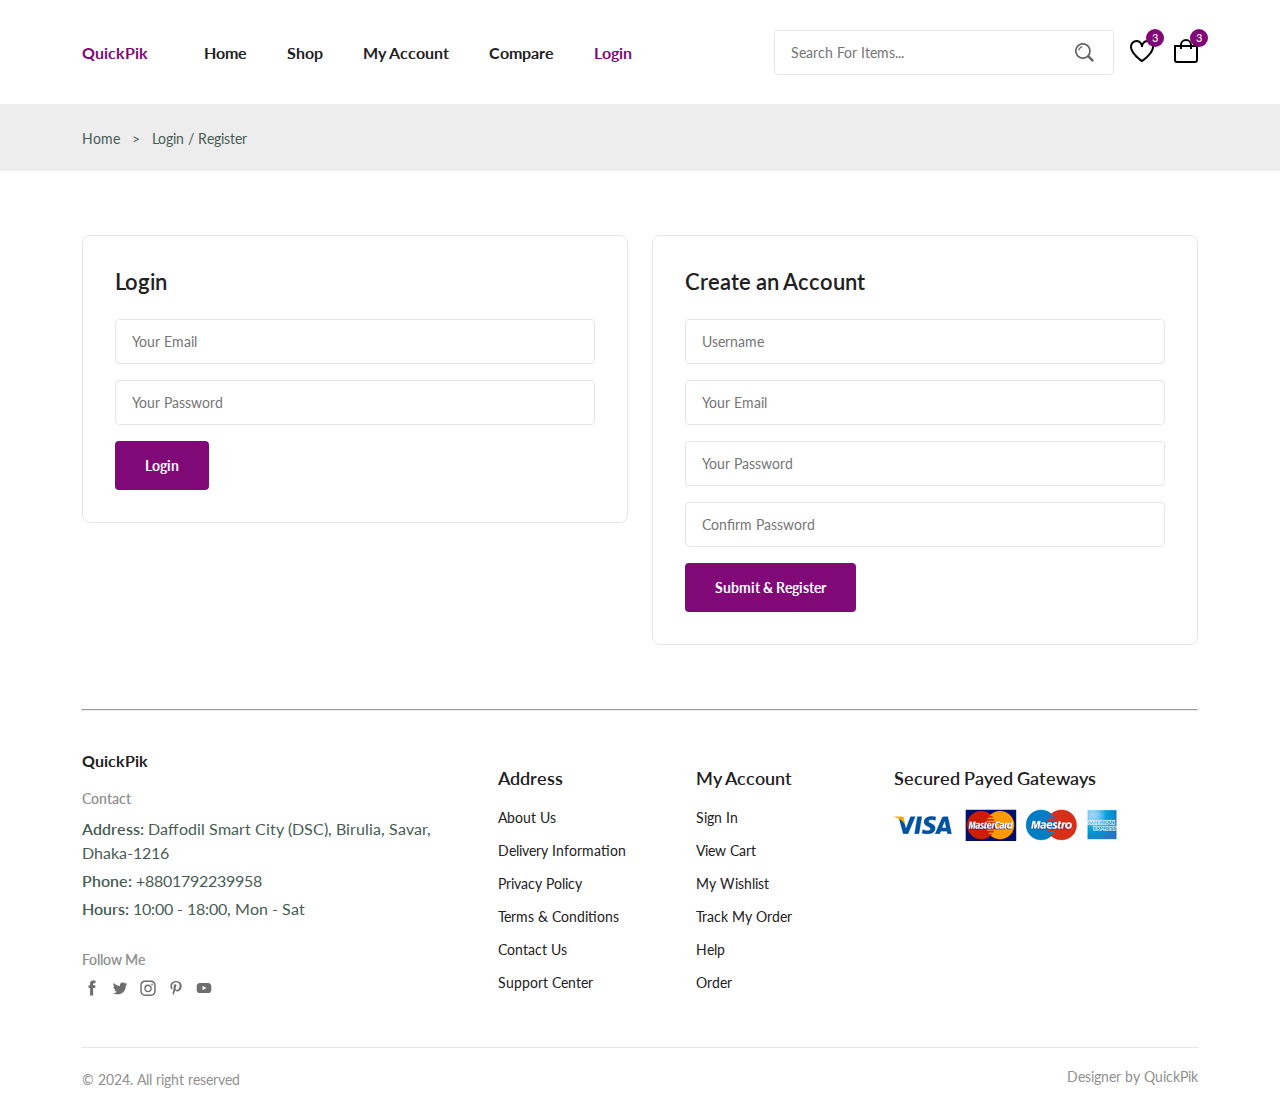
<file: login-register.html>
<!DOCTYPE html>
<html lang="en">
  <head>
    <meta charset="UTF-8" />
    <meta name="viewport" content="width=device-width, initial-scale=1.0" />

    <!--=============== FLATICON ===============-->
    <link
      rel="stylesheet"
      href="https://cdn-uicons.flaticon.com/2.0.0/uicons-regular-straight/css/uicons-regular-straight.css"
    />

    <!--=============== SWIPER CSS ===============-->
    <link
      rel="stylesheet"
      href="https://cdn.jsdelivr.net/npm/swiper@11/swiper-bundle.min.css"
    />

    <!--=============== CSS ===============-->
    <link rel="stylesheet" href="./assets/css/styles.css" />

    <title>Ecommerce Website</title>
  </head>
  <body>
    <!--=============== HEADER ===============-->
    <header class="header">
      <nav class="nav container">
        <a href="index.html" class="nav__link active-link">QuickPik</a>
        <div class="nav__menu" id="nav-menu">
          <ul class="nav__list" id="auth-links">
            <li class="nav__item">
              <a href="index.html" class="nav__link">Home</a>
            </li>
            <li class="nav__item">
              <a href="shop.html" class="nav__link">Shop</a>
            </li>
            <li class="nav__item">
              <a href="accounts.html" class="nav__link">My Account</a>
            </li>
            <li class="nav__item">
              <a href="compare.html" class="nav__link">Compare</a>
            </li>
            <li class="nav__item" id="auth-item">
              <a
                href="login-register.html"
                class="nav__link active-link"
                id="auth-link"
                >Login</a
              >
            </li>
          </ul>
          <div class="header__search">
            <input
              type="text"
              placeholder="Search For Items..."
              class="form__input"
            />
            <button class="search__btn">
              <img src="assets/img/search.png" alt="search icon" />
            </button>
          </div>
        </div>
        <div class="header__user-actions">
          <a href="wishlist.html" class="header__action-btn" title="Wishlist">
            <img src="assets/img/icon-heart.svg" alt="" />
            <span class="count">3</span>
          </a>
          <a href="cart.html" class="header__action-btn" title="Cart">
            <img src="assets/img/icon-cart.svg" alt="" />
            <span class="count">3</span>
          </a>
        </div>
      </nav>
    </header>

    <!--=============== MAIN ===============-->
    <main class="main">
      <!--=============== BREADCRUMB ===============-->
      <section class="breadcrumb">
        <ul class="breadcrumb__list flex container">
          <li><a href="index.html" class="breadcrumb__link">Home</a></li>
          <li><span class="breadcrumb__link">></span></li>
          <li><span class="breadcrumb__link">Login / Register</span></li>
        </ul>
      </section>

      <!--=============== LOGIN-REGISTER ===============-->
      <section class="login-register section--lg">
        <div class="login-register__container container grid">
          <div class="login">
            <h3 class="section__title">Login</h3>
            <form id="loginForm" class="form grid">
              <input
                type="email"
                id="loginEmail"
                placeholder="Your Email"
                class="form__input"
              />
              <input
                type="password"
                id="loginPassword"
                placeholder="Your Password"
                class="form__input"
              />
              <div class="form__btn">
                <button type="submit" class="btn">Login</button>
              </div>
            </form>
          </div>
          <div class="register">
            <h3 class="section__title">Create an Account</h3>
            <form id="registrationForm" class="form grid">
              <input
                id="username"
                type="text"
                placeholder="Username"
                class="form__input"
              />
              <input
                id="email"
                type="email"
                placeholder="Your Email"
                class="form__input"
              />
              <input
                id="password"
                type="password"
                placeholder="Your Password"
                class="form__input"
              />
              <input
                id="confirmPassword"
                type="password"
                placeholder="Confirm Password"
                class="form__input"
              />
              <div class="form__btn">
                <button type="submit" class="btn">Submit & Register</button>
              </div>
            </form>
          </div>
        </div>
      </section>
    </main>

    <!--=============== FOOTER ===============-->
    <footer class="footer container">
      <hr />
      <div class="footer__container grid">
        <div class="footer__content">
          <a href="index.html" class="footer__logo">
            <a href="index.html" class="nav__link">QuickPik</a>
          </a>
          <h4 class="footer__subtitle">Contact</h4>
          <p class="footer__description">
            <span>Address:</span> Daffodil Smart City (DSC), Birulia, Savar,
            Dhaka-1216
          </p>
          <p class="footer__description"><span>Phone:</span> +8801792239958</p>
          <p class="footer__description">
            <span>Hours:</span> 10:00 - 18:00, Mon - Sat
          </p>
          <div class="footer__social">
            <h4 class="footer__subtitle">Follow Me</h4>
            <div class="footer__links flex">
              <a href="#">
                <img
                  src="./assets/img/icon-facebook.svg"
                  alt=""
                  class="footer__social-icon"
                />
              </a>
              <a href="#">
                <img
                  src="./assets/img/icon-twitter.svg"
                  alt=""
                  class="footer__social-icon"
                />
              </a>
              <a href="#">
                <img
                  src="./assets/img/icon-instagram.svg"
                  alt=""
                  class="footer__social-icon"
                />
              </a>
              <a href="#">
                <img
                  src="./assets/img/icon-pinterest.svg"
                  alt=""
                  class="footer__social-icon"
                />
              </a>
              <a href="#">
                <img
                  src="./assets/img/icon-youtube.svg"
                  alt=""
                  class="footer__social-icon"
                />
              </a>
            </div>
          </div>
        </div>
        <div class="footer__content">
          <h3 class="footer__title">Address</h3>
          <ul class="footer__links">
            <li><a href="#" class="footer__link">About Us</a></li>
            <li><a href="#" class="footer__link">Delivery Information</a></li>
            <li><a href="#" class="footer__link">Privacy Policy</a></li>
            <li><a href="#" class="footer__link">Terms & Conditions</a></li>
            <li><a href="#" class="footer__link">Contact Us</a></li>
            <li><a href="#" class="footer__link">Support Center</a></li>
          </ul>
        </div>
        <div class="footer__content">
          <h3 class="footer__title">My Account</h3>
          <ul class="footer__links">
            <li><a href="#" class="footer__link">Sign In</a></li>
            <li><a href="#" class="footer__link">View Cart</a></li>
            <li><a href="#" class="footer__link">My Wishlist</a></li>
            <li><a href="#" class="footer__link">Track My Order</a></li>
            <li><a href="#" class="footer__link">Help</a></li>
            <li><a href="#" class="footer__link">Order</a></li>
          </ul>
        </div>
        <div class="footer__content">
          <h3 class="footer__title">Secured Payed Gateways</h3>
          <img
            src="./assets/img/payment-method.png"
            alt=""
            class="payment__img"
          />
        </div>
      </div>
      <div class="footer__bottom">
        <p class="copyright">&copy; 2024. All right reserved</p>
        <span class="designer">Designer by QuickPik</span>
      </div>
    </footer>

    <!--=============== SWIPER JS ===============-->
    <script src="https://cdn.jsdelivr.net/npm/swiper@11/swiper-bundle.min.js"></script>

    <!--=============== MAIN JS ===============-->
    <script>
      // Event listener for registration form submission
      document
        .getElementById("registrationForm")
        .addEventListener("submit", function (event) {
          // Prevent the form from submitting normally
          event.preventDefault();

          // Get form values
          const email = document.getElementById("email").value;
          const password = document.getElementById("password").value;

          // Create an object with email and password
          const user = {
            email: email,
            password: password,
          };

          // Retrieve existing users from localStorage (if any)
          let users = JSON.parse(localStorage.getItem("users")) || [];

          // Add the new user to the array
          users.push(user);

          // Save the updated users array back to localStorage
          localStorage.setItem("users", JSON.stringify(users));

          // Log the users array to the console (for verification)
          // Reset the registration form input fields
          document.getElementById("username").value = "";
          document.getElementById("email").value = "";
          document.getElementById("password").value = "";
          document.getElementById("confirmPassword").value = "";

          // Optionally, show a message or alert indicating successful registration
          alert("Registration successful! You can now log in.");
        });
    </script>
    <script>
      // Event listener for login form submission
      document
        .getElementById("loginForm")
        .addEventListener("submit", function (event) {
          // Prevent the form from submitting normally
          event.preventDefault();

          // Get form values (email and password)
          const email = document.getElementById("loginEmail").value;
          const password = document.getElementById("loginPassword").value;

          // Retrieve users from localStorage
          let users = JSON.parse(localStorage.getItem("users")) || [];

          // Find if there's a user with the entered email and password
          const user = users.find(
            (u) => u.email === email && u.password === password
          );

          // Check if user was found
          if (user) {
            alert("Login Successful!");
            document.getElementById("loginEmail").value = "";
            document.getElementById("loginPassword").value = "";
          } else {
            alert("Login Failed: Invalid credentials");
          }
        });
    </script>
  </body>
</html>
</file>
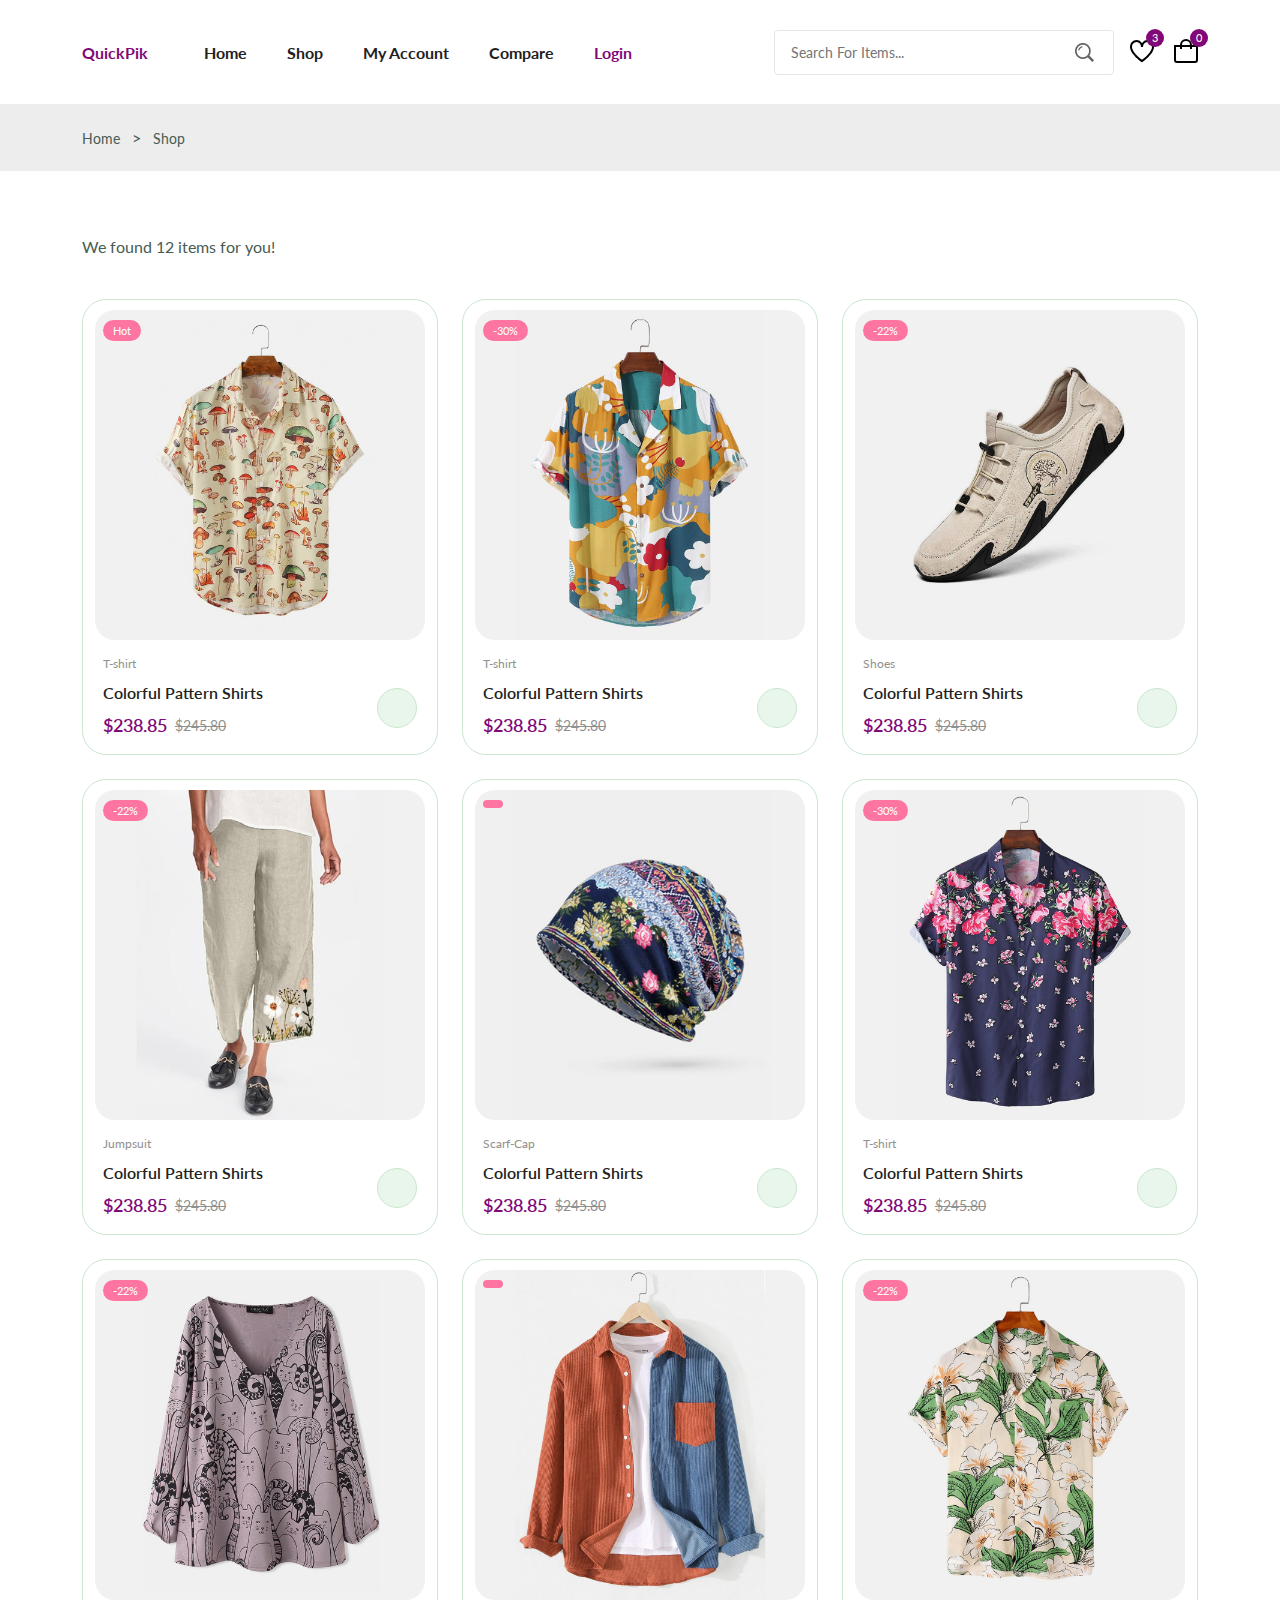
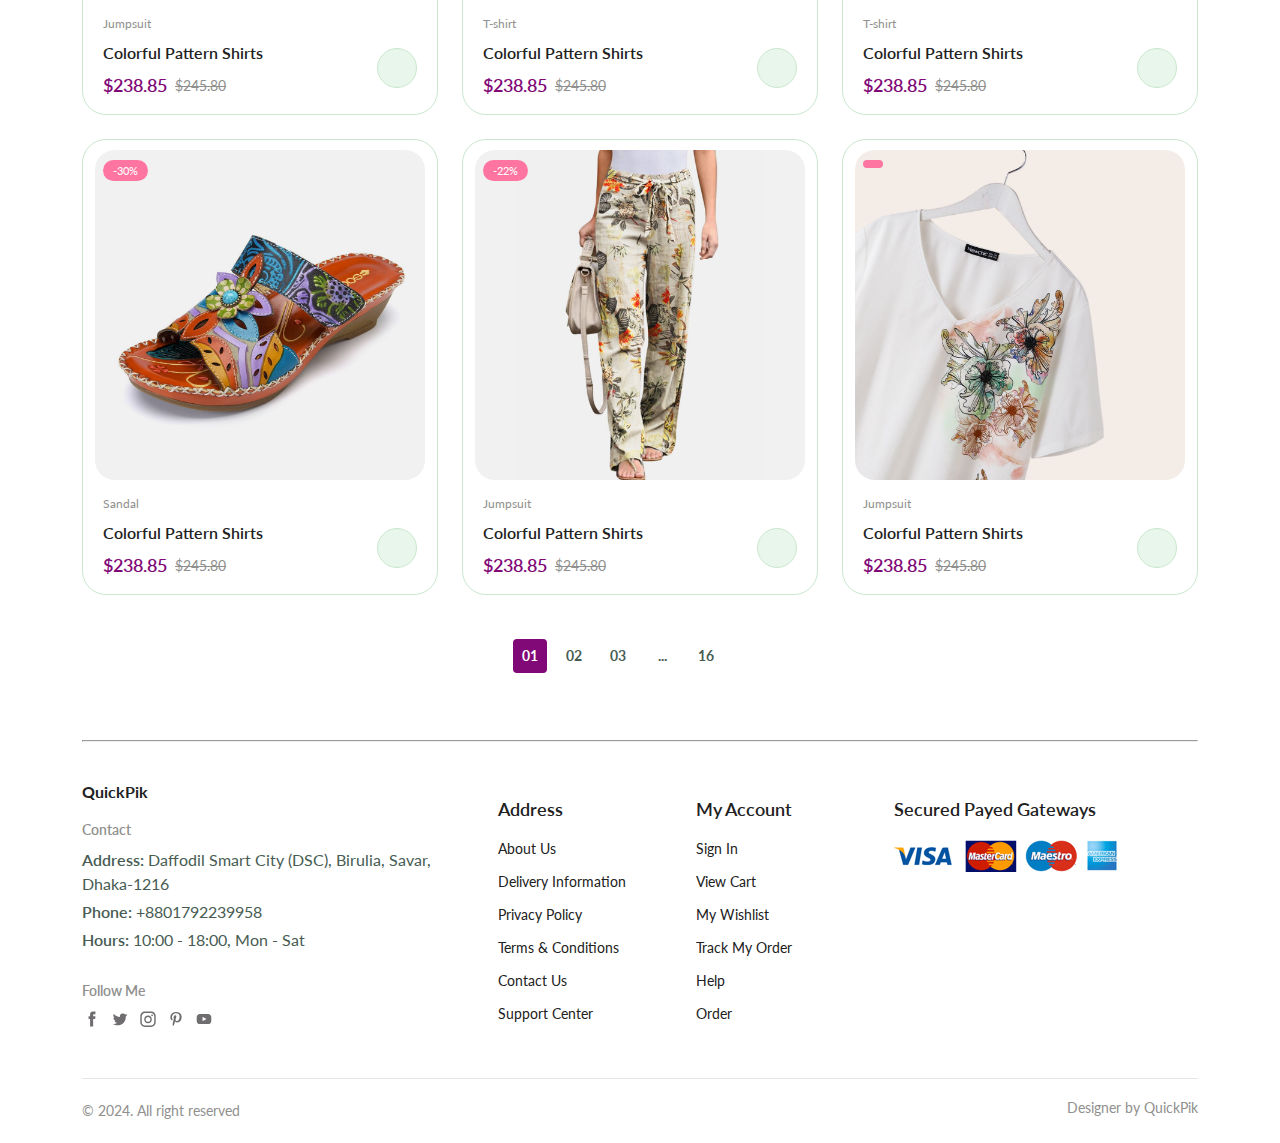
<file: shop.html>
<!DOCTYPE html>
<html lang="en">
  <head>
    <meta charset="UTF-8" />
    <meta name="viewport" content="width=device-width, initial-scale=1.0" />

    <!--=============== FLATICON ===============-->
    <link
      rel="stylesheet"
      href="https://cdn-uicons.flaticon.com/2.0.0/uicons-regular-straight/css/uicons-regular-straight.css"
    />

    <!--=============== SWIPER CSS ===============-->
    <link
      rel="stylesheet"
      href="https://cdn.jsdelivr.net/npm/swiper@11/swiper-bundle.min.css"
    />

    <!--=============== CSS ===============-->
    <link rel="stylesheet" href="./assets/css/styles.css" />

    <title>Ecommerce Website</title>
  </head>
  <body>
    <!--=============== HEADER ===============-->
    <header class="header">
      <nav class="nav container">
        <a href="index.html" class="nav__link active-link">QuickPik</a>
        <div class="nav__menu" id="nav-menu">
          <ul class="nav__list" id="auth-links">
            <li class="nav__item">
              <a href="index.html" class="nav__link">Home</a>
            </li>
            <li class="nav__item">
              <a href="shop.html" class="nav__link">Shop</a>
            </li>
            <li class="nav__item">
              <a href="accounts.html" class="nav__link">My Account</a>
            </li>
            <li class="nav__item">
              <a href="compare.html" class="nav__link">Compare</a>
            </li>
            <li class="nav__item" id="auth-item">
              <a
                href="login-register.html"
                class="nav__link active-link"
                id="auth-link"
                >Login</a
              >
            </li>
          </ul>
          <div class="header__search">
            <input
              type="text"
              placeholder="Search For Items..."
              class="form__input"
            />
            <button class="search__btn">
              <img src="assets/img/search.png" alt="search icon" />
            </button>
          </div>
        </div>
        <div class="header__user-actions">
          <a href="wishlist.html" class="header__action-btn" title="Wishlist">
            <img src="assets/img/icon-heart.svg" alt="" />
            <span class="count">3</span>
          </a>
          <a href="cart.html" class="header__action-btn" title="Cart">
            <img src="assets/img/icon-cart.svg" alt="" />
            <span class="count" id="cart">0</span>
          </a>
        </div>
      </nav>
    </header>

    <!--=============== MAIN ===============-->
    <main class="main">
      <!--=============== BREADCRUMB ===============-->
      <section class="breadcrumb">
        <ul class="breadcrumb__list flex container">
          <li><a href="index.html" class="breadcrumb__link">Home</a></li>
          <li><span class="breadcrumb__link"></span>></li>
          <li><span class="breadcrumb__link">Shop</span></li>
        </ul>
      </section>

      <!--=============== PRODUCTS ===============-->
      <section class="products container section--lg">
        <p class="total__products" id="total-products">
          We found <span>688</span> items for you!
        </p>
        <div class="products__container grid" id="product-container"></div>
        <ul class="pagination">
          <li><a href="#" class="pagination__link active">01</a></li>
          <li><a href="#" class="pagination__link">02</a></li>
          <li><a href="#" class="pagination__link">03</a></li>
          <li><a href="#" class="pagination__link">...</a></li>
          <li><a href="#" class="pagination__link">16</a></li>
          <li>
            <a href="#" class="pagination__link icon">
              <i class="fi-rs-angle-double-small-right"></i>
            </a>
          </li>
        </ul>
      </section>
    </main>

    <!--=============== FOOTER ===============-->
    <footer class="footer container">
      <hr />
      <div class="footer__container grid">
        <div class="footer__content">
          <a href="index.html" class="footer__logo">
            <a href="index.html" class="nav__link">QuickPik</a>
          </a>
          <h4 class="footer__subtitle">Contact</h4>
          <p class="footer__description">
            <span>Address:</span> Daffodil Smart City (DSC), Birulia, Savar,
            Dhaka-1216
          </p>
          <p class="footer__description"><span>Phone:</span> +8801792239958</p>
          <p class="footer__description">
            <span>Hours:</span> 10:00 - 18:00, Mon - Sat
          </p>
          <div class="footer__social">
            <h4 class="footer__subtitle">Follow Me</h4>
            <div class="footer__links flex">
              <a href="#">
                <img
                  src="./assets/img/icon-facebook.svg"
                  alt=""
                  class="footer__social-icon"
                />
              </a>
              <a href="#">
                <img
                  src="./assets/img/icon-twitter.svg"
                  alt=""
                  class="footer__social-icon"
                />
              </a>
              <a href="#">
                <img
                  src="./assets/img/icon-instagram.svg"
                  alt=""
                  class="footer__social-icon"
                />
              </a>
              <a href="#">
                <img
                  src="./assets/img/icon-pinterest.svg"
                  alt=""
                  class="footer__social-icon"
                />
              </a>
              <a href="#">
                <img
                  src="./assets/img/icon-youtube.svg"
                  alt=""
                  class="footer__social-icon"
                />
              </a>
            </div>
          </div>
        </div>
        <div class="footer__content">
          <h3 class="footer__title">Address</h3>
          <ul class="footer__links">
            <li><a href="#" class="footer__link">About Us</a></li>
            <li><a href="#" class="footer__link">Delivery Information</a></li>
            <li><a href="#" class="footer__link">Privacy Policy</a></li>
            <li><a href="#" class="footer__link">Terms & Conditions</a></li>
            <li><a href="#" class="footer__link">Contact Us</a></li>
            <li><a href="#" class="footer__link">Support Center</a></li>
          </ul>
        </div>
        <div class="footer__content">
          <h3 class="footer__title">My Account</h3>
          <ul class="footer__links">
            <li><a href="#" class="footer__link">Sign In</a></li>
            <li><a href="#" class="footer__link">View Cart</a></li>
            <li><a href="#" class="footer__link">My Wishlist</a></li>
            <li><a href="#" class="footer__link">Track My Order</a></li>
            <li><a href="#" class="footer__link">Help</a></li>
            <li><a href="#" class="footer__link">Order</a></li>
          </ul>
        </div>
        <div class="footer__content">
          <h3 class="footer__title">Secured Payed Gateways</h3>
          <img
            src="./assets/img/payment-method.png"
            alt=""
            class="payment__img"
          />
        </div>
      </div>
      <div class="footer__bottom">
        <p class="copyright">&copy; 2024. All right reserved</p>
        <span class="designer">Designer by QuickPik</span>
      </div>
    </footer>

    <!--=============== SWIPER JS ===============-->
    <script src="https://cdn.jsdelivr.net/npm/swiper@11/swiper-bundle.min.js"></script>

    <!--=============== MAIN JS ===============-->
    <script src="assets/js/main.js"></script>
  </body>
</html>
</file>
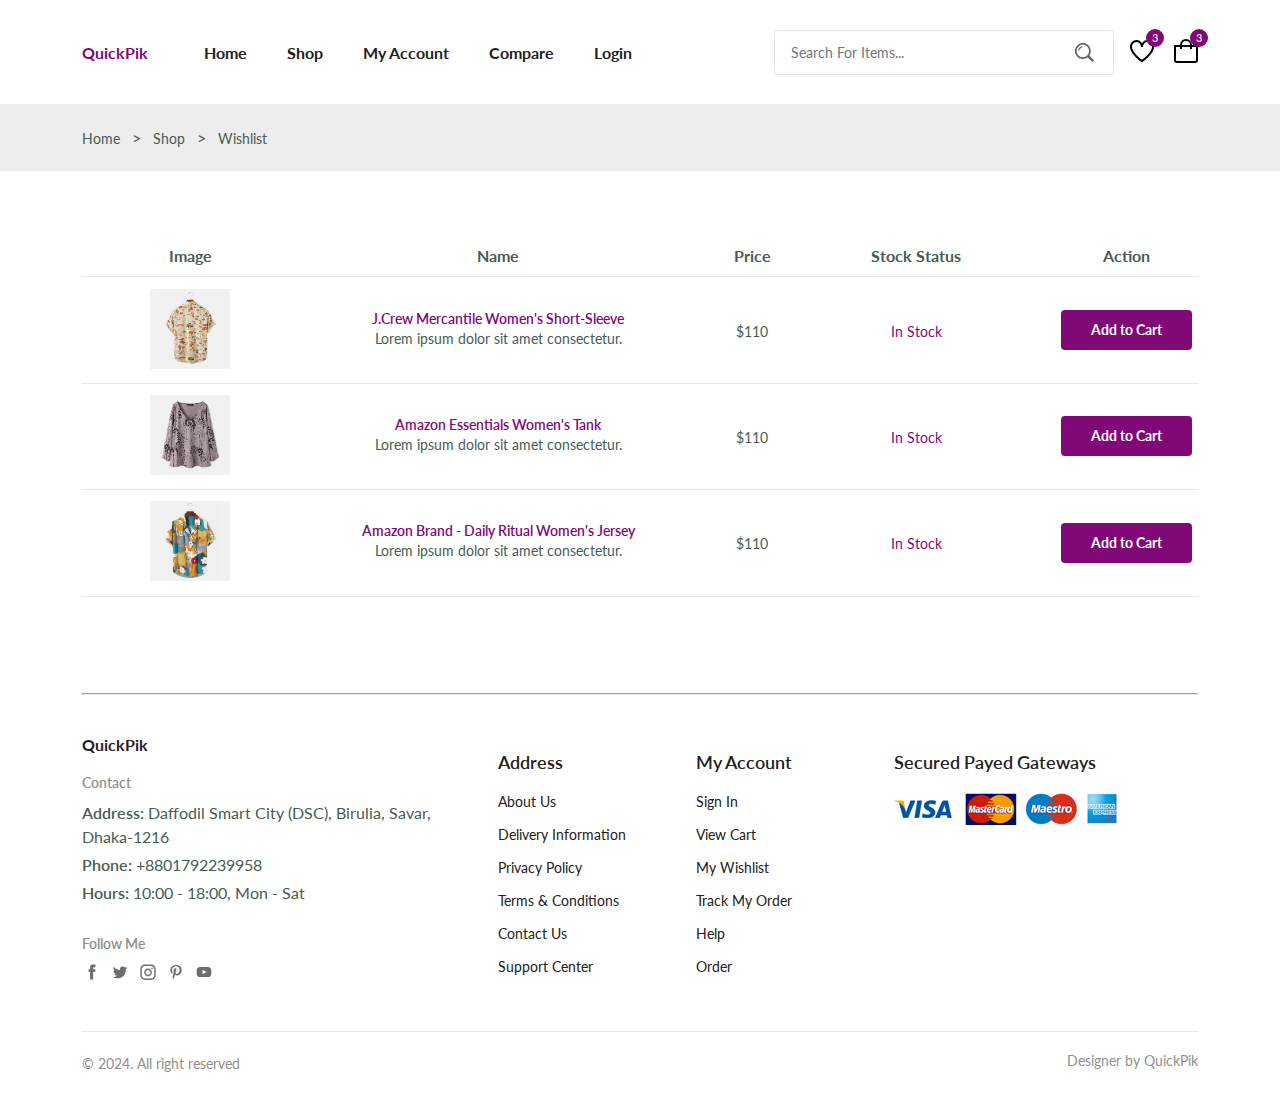
<file: wishlist.html>
<!DOCTYPE html>
<html lang="en">
  <head>
    <meta charset="UTF-8" />
    <meta name="viewport" content="width=device-width, initial-scale=1.0" />

    <!--=============== FLATICON ===============-->
    <link
      rel="stylesheet"
      href="https://cdn-uicons.flaticon.com/2.0.0/uicons-regular-straight/css/uicons-regular-straight.css"
    />

    <!--=============== SWIPER CSS ===============-->
    <link
      rel="stylesheet"
      href="https://cdn.jsdelivr.net/npm/swiper@11/swiper-bundle.min.css"
    />

    <!--=============== CSS ===============-->
    <link rel="stylesheet" href="./assets/css/styles.css" />

    <title>Ecommerce Website</title>
  </head>
  <body>
    <!--=============== HEADER ===============-->
    <header class="header">
      <nav class="nav container">
        <a href="index.html" class="nav__link active-link">QuickPik</a>
        <div class="nav__menu" id="nav-menu">
          <ul class="nav__list">
            <li class="nav__item">
              <a href="index.html" class="nav__link">Home</a>
            </li>
            <li class="nav__item">
              <a href="shop.html" class="nav__link">Shop</a>
            </li>
            <li class="nav__item">
              <a href="accounts.html" class="nav__link">My Account</a>
            </li>
            <li class="nav__item">
              <a href="compare.html" class="nav__link">Compare</a>
            </li>
            <li class="nav__item">
              <a href="login-register.html" class="nav__link">Login</a>
            </li>
          </ul>
          <div class="header__search">
            <input
              type="text"
              placeholder="Search For Items..."
              class="form__input"
            />
            <button class="search__btn">
              <img src="assets/img/search.png" alt="search icon" />
            </button>
          </div>
        </div>
        <div class="header__user-actions">
          <a href="wishlist.html" class="header__action-btn" title="Wishlist">
            <img src="assets/img/icon-heart.svg" alt="" />
            <span class="count">3</span>
          </a>
          <a href="cart.html" class="header__action-btn" title="Cart">
            <img src="assets/img/icon-cart.svg" alt="" />
            <span class="count">3</span>
          </a>
        </div>
      </nav>
    </header>

    <!--=============== MAIN ===============-->
    <main class="main">
      <!--=============== BREADCRUMB ===============-->
      <section class="breadcrumb">
        <ul class="breadcrumb__list flex container">
          <li><a href="index.html" class="breadcrumb__link">Home</a></li>
          <li><span class="breadcrumb__link"></span>></li>
          <li><span class="breadcrumb__link">Shop</span></li>
          <li><span class="breadcrumb__link"></span>></li>
          <li><span class="breadcrumb__link">Wishlist</span></li>
        </ul>
      </section>

      <!--=============== WISHLIST ===============-->
      <section class="wishlist section--lg container">
        <div class="table__container">
          <table class="table">
            <thead>
              <tr>
                <th>Image</th>
                <th>Name</th>
                <th>Price</th>
                <th>Stock Status</th>
                <th>Action</th>
                <th>Rename</th>
              </tr>
            </thead>
            <tbody>
              <tr>
                <td>
                  <img
                    src="./assets//img/product-1-2.jpg"
                    alt=""
                    class="table__img"
                  />
                </td>
                <td>
                  <h3 class="table__title">
                    J.Crew Mercantile Women's Short-Sleeve
                  </h3>
                  <p class="table__description">
                    Lorem ipsum dolor sit amet consectetur.
                  </p>
                </td>
                <td>
                  <span class="table__price">$110</span>
                </td>
                <td><span class="table__stock">In Stock</span></td>
                <td><a href="#" class="btn btn--sm">Add to Cart</a></td>
                <td><i class="fi fi-rs-trash table__trash"></i></td>
              </tr>
              <tr>
                <td>
                  <img
                    src="./assets//img/product-7-1.jpg"
                    alt=""
                    class="table__img"
                  />
                </td>
                <td>
                  <h3 class="table__title">Amazon Essentials Women's Tank</h3>
                  <p class="table__description">
                    Lorem ipsum dolor sit amet consectetur.
                  </p>
                </td>
                <td>
                  <span class="table__price">$110</span>
                </td>
                <td><span class="table__stock">In Stock</span></td>
                <td><a href="#" class="btn btn--sm">Add to Cart</a></td>
                <td><i class="fi fi-rs-trash table__trash"></i></td>
              </tr>
              <tr>
                <td>
                  <img
                    src="./assets//img/product-2-1.jpg"
                    alt=""
                    class="table__img"
                  />
                </td>
                <td>
                  <h3 class="table__title">
                    Amazon Brand - Daily Ritual Women's Jersey
                  </h3>
                  <p class="table__description">
                    Lorem ipsum dolor sit amet consectetur.
                  </p>
                </td>
                <td>
                  <span class="table__price">$110</span>
                </td>
                <td><span class="table__stock">In Stock</span></td>
                <td><a href="#" class="btn btn--sm">Add to Cart</a></td>
                <td><i class="fi fi-rs-trash table__trash"></i></td>
              </tr>
            </tbody>
          </table>
        </div>
      </section>
    </main>

    <!--=============== FOOTER ===============-->
    <footer class="footer container">
      <hr />
      <div class="footer__container grid">
        <div class="footer__content">
          <a href="index.html" class="footer__logo">
            <a href="index.html" class="nav__link">QuickPik</a>
          </a>
          <h4 class="footer__subtitle">Contact</h4>
          <p class="footer__description">
            <span>Address:</span> Daffodil Smart City (DSC), Birulia, Savar,
            Dhaka-1216
          </p>
          <p class="footer__description"><span>Phone:</span> +8801792239958</p>
          <p class="footer__description">
            <span>Hours:</span> 10:00 - 18:00, Mon - Sat
          </p>
          <div class="footer__social">
            <h4 class="footer__subtitle">Follow Me</h4>
            <div class="footer__links flex">
              <a href="#">
                <img
                  src="./assets/img/icon-facebook.svg"
                  alt=""
                  class="footer__social-icon"
                />
              </a>
              <a href="#">
                <img
                  src="./assets/img/icon-twitter.svg"
                  alt=""
                  class="footer__social-icon"
                />
              </a>
              <a href="#">
                <img
                  src="./assets/img/icon-instagram.svg"
                  alt=""
                  class="footer__social-icon"
                />
              </a>
              <a href="#">
                <img
                  src="./assets/img/icon-pinterest.svg"
                  alt=""
                  class="footer__social-icon"
                />
              </a>
              <a href="#">
                <img
                  src="./assets/img/icon-youtube.svg"
                  alt=""
                  class="footer__social-icon"
                />
              </a>
            </div>
          </div>
        </div>
        <div class="footer__content">
          <h3 class="footer__title">Address</h3>
          <ul class="footer__links">
            <li><a href="#" class="footer__link">About Us</a></li>
            <li><a href="#" class="footer__link">Delivery Information</a></li>
            <li><a href="#" class="footer__link">Privacy Policy</a></li>
            <li><a href="#" class="footer__link">Terms & Conditions</a></li>
            <li><a href="#" class="footer__link">Contact Us</a></li>
            <li><a href="#" class="footer__link">Support Center</a></li>
          </ul>
        </div>
        <div class="footer__content">
          <h3 class="footer__title">My Account</h3>
          <ul class="footer__links">
            <li><a href="#" class="footer__link">Sign In</a></li>
            <li><a href="#" class="footer__link">View Cart</a></li>
            <li><a href="#" class="footer__link">My Wishlist</a></li>
            <li><a href="#" class="footer__link">Track My Order</a></li>
            <li><a href="#" class="footer__link">Help</a></li>
            <li><a href="#" class="footer__link">Order</a></li>
          </ul>
        </div>
        <div class="footer__content">
          <h3 class="footer__title">Secured Payed Gateways</h3>
          <img
            src="./assets/img/payment-method.png"
            alt=""
            class="payment__img"
          />
        </div>
      </div>
      <div class="footer__bottom">
        <p class="copyright">&copy; 2024. All right reserved</p>
        <span class="designer">Designer by QuickPik</span>
      </div>
    </footer>

    <!--=============== SWIPER JS ===============-->
    <script src="https://cdn.jsdelivr.net/npm/swiper@11/swiper-bundle.min.js"></script>

    <!--=============== MAIN JS ===============-->
    <script src="assets/js/main.js"></script>
  </body>
</html>
</file>
<file: assets/css/styles.css>
/*=============== GOOGLE FONTS ===============*/
@import url("https://fonts.googleapis.com/css2?family=Lato:wght@400;700&family=Spartan:wght@400;500;600;700&display=swap");

/*=============== VARIABLES CSS ===============*/
:root {
  --header-height: 4rem;

  /*========== Colors ==========*/
  --first-color: hsl(305, 88%, 27%);
  --first-color-alt: hsl(129, 44%, 94%);
  --second-color: hsl(34, 94%, 87%);
  --title-color: hsl(0, 0%, 13%);
  --text-color: hsl(154, 13%, 32%);
  --text-color-light: hsl(60, 1%, 56%);
  --body-color: hsl(0, 0%, 100%);
  --container-color: hsl(0, 0%, 93%);
  --border-color: hsl(129, 36%, 85%);
  --border-color-alt: hsl(113, 15%, 90%);

  /*========== Font and typography ==========*/
  --body-font: "Lato", sans-serif;
  --second-font: "League Spartan" sans-serif;
  --big-font-size: 3.5rem;
  --h1-font-size: 2.75rem;
  --h2-font-size: 2rem;
  --h3-font-size: 1.75rem;
  --h4-font-size: 1.375rem;
  --large-font-size: 1.125rem;
  --normal-font-size: 1rem;
  --small-font-size: 0.875rem;
  --smaller-font-size: 0.75rem;
  --tiny-font-size: 0.6875rem;

  /*========== Font weight ==========*/
  --weight-400: 400;
  --weight-500: 500;
  --weight-600: 600;
  --weight-700: 700;

  /*========== Transition ==========*/
  --transition: cubic-bezier(0, 0, 0.05, 1);
}

/* Responsive typography */
@media screen and (max-width: 1200px) {
  :root {
    --big-font-size: 2.25rem;
    --h1-font-size: 2rem;
    --h2-font-size: 1.375rem;
    --h3-font-size: 1.25rem;
    --h4-font-size: 1.125rem;
    --large-font-size: 1rem;
    --normal-font-size: 0.9375rem;
    --small-font-size: 0.8125rem;
    --smaller-font-size: 0.6875rem;
    --tiny-font-size: 0.625rem;
  }
}

/*=============== BASE ===============*/
* {
  margin: 0;
  padding: 0;
  box-sizing: border-box;
}

html {
  scroll-behavior: smooth;
}

input,
textarea,
body {
  color: var(--text-color);
  font-family: var(--body-font);
  font-size: var(--normal-font-size);
  font-weight: var(--weight-400);
}

body {
  background-color: var(--body-color);
}

h1,
h2,
h3,
h4 {
  font-family: var(--second-font);
  color: var(--title-color);
  font-weight: var(--weight-600);
}

ul {
  list-style: none;
}

a {
  text-decoration: none;
}

p {
  line-height: 1.5rem;
}

img {
  max-width: 100%;
}

button,
textarea,
input {
  background-color: transparent;
  border: none;
  outline: none;
}

table {
  width: 100%;
  border-collapse: collapse;
}

/*=============== REUSABLE CSS CLASSES ===============*/
.container {
  max-width: 1320px;
  margin-inline: auto;
  padding-inline: 0.75rem;
}

.grid {
  display: grid;
  gap: 1.5rem;
}

.section {
  padding-block: 2rem;
}

.section--lg {
  padding-block: 4rem;
}

.section__title {
  font-size: var(--h4-font-size);
  margin-bottom: 1.5rem;
}

.section__title span {
  color: var(--first-color);
}

.form__input {
  border: 1px solid var(--border-color-alt);
  padding-inline: 1rem;
  height: 45px;
  font-size: var(--small-font-size);
  border-radius: 0.25rem;
  -webkit-border-radius: 0.25rem;
  -moz-border-radius: 0.25rem;
  -ms-border-radius: 0.25rem;
  -o-border-radius: 0.25rem;
}

.new__price {
  color: var(--first-color);
  font-weight: var(--weight-600);
}

.old__price {
  color: var(--text-color-light);
  font-size: var(--small-font-size);
  text-decoration: line-through;
}

.form {
  row-gap: 1rem;
}

.form__group {
  grid-template-columns: repeat(2, 1fr);
  gap: 1rem;
}

.textarea {
  height: 200px;
  padding-block: 1rem;
  resize: none;
}

/*=============== HEADER & NAV ===============*/
.header__top {
  background-color: var(--first-color-alt);
  border-bottom: 1px solid var(--first-color);
  padding-block: 0.875rem;
}

.header__container {
  display: flex;
  justify-content: space-between;
  align-items: center;
}

.header__contact span:first-child {
  margin-right: 2rem;
}

.header__contact span,
.header__alert-news,
.header__alert-top-action {
  font-size: var(--small-font-size);
}

.header__alert-news {
  color: var(--text-color-light);
  font-weight: var(--weight-600);
}

.header__top-action {
  color: var(--text-color);
}

.nav,
.nav__menu,
.nav__list,
.header__user-actions {
  display: flex;
  align-items: center;
}

.nav {
  height: calc(var(--header-height) + 2.5rem);
  justify-content: space-between;
  column-gap: 1rem;
}

.nav__logo-img {
  width: 120px;
}

.nav__menu {
  flex-grow: 1;
  margin-left: 2.5rem;
}

.nav__list {
  column-gap: 2.5rem;
  margin-right: auto;
}

.nav__link {
  color: var(--title-color);
  font-weight: var(--weight-700);
  transform: all 0.3s var(--transition);
  -webkit-transform: all 0.3s var(--transition);
  -moz-transform: all 0.3s var(--transition);
  -ms-transform: all 0.3s var(--transition);
  -o-transform: all 0.3s var(--transition);
}

.header__search {
  width: 340px;
  position: relative;
}

.header__search .form__input {
  width: 100%;
}

.search__btn {
  position: absolute;
  top: 24%;
  right: 1.25rem;
  cursor: pointer;
}

.header__user-actions {
  column-gap: 1.25rem;
}

.header__action-btn {
  position: relative;
}

.header__action-btn img {
  width: 24px;
}

.header__action-btn span.count {
  position: absolute;
  top: -0.625rem;
  right: -0.625rem;
  background-color: var(--first-color);
  color: var(--body-color);
  height: 18px;
  width: 18px;
  text-align: center;
  font-size: var(--tiny-font-size);
  line-height: 18px;
  border-radius: 50%;
  -webkit-border-radius: 50%;
  -moz-border-radius: 50%;
  -ms-border-radius: 50%;
  -o-border-radius: 50%;
}

.nav__menu-top,
.nav__toggle {
  display: none;
}

/* Active link */
.active-link,
.nav__link:hover {
  color: var(--first-color);
}

/*=============== HOME ===============*/
.home__container {
  grid-template-columns: 5fr 7fr;
  align-items: center;
}

.home__subtitle,
.home__description {
  font-size: var(--large-font-size);
}

.home__subtitle {
  font-family: var(--second-font);
  font-weight: var(--weight-600);
  margin-bottom: 1rem;
  display: block;
}

.home__title {
  font-size: var(--h1-font-size);
  font-weight: var(--weight-700);
  line-height: 1.4;
}

.home__title span {
  color: var(--first-color);
  font-size: var(--big-font-size);
}

.home__description {
  margin-block: 0.5rem 2rem;
}

.home__img {
  justify-self: flex-end;
}

/*=============== BUTTONS ===============*/
.btn {
  display: inline-block;
  background-color: var(--first-color);
  border: 2px solid var(--first-color);
  color: var(--body-color);
  padding-inline: 1.75rem;
  /* padding: 0.75rem 1.75rem; */
  height: 49px;
  line-height: 43px;
  font-family: var(--second-font);
  font-size: var(--small-font-size);
  font-weight: var(--weight-700);
  border-radius: 0.25rem;
  -webkit-border-radius: 0.25rem;
  -moz-border-radius: 0.25rem;
  -ms-border-radius: 0.25rem;
  -o-border-radius: 0.25rem;
  transition: all 0.4s var(--transition);
  -webkit-transition: all 0.4s var(--transition);
  -moz-transition: all 0.4s var(--transition);
  -ms-transition: all 0.4s var(--transition);
  -o-transition: all 0.4s var(--transition);
}

.btn:hover {
  background-color: transparent;
  color: var(--first-color);
}

.btn--md,
.btn--sm {
  font-family: var(--body-font);
}

.btn--md {
  height: 45px;
  line-height: 40px;
}

.btn--sm {
  height: 40px;
  line-height: 35px;
}

/*=============== CATEGORIES ===============*/
.categories {
  overflow: hidden;
}

.category__item {
  text-align: center;
  border: 1px solid var(--border-color);
  padding: 0.625rem 0.625rem 1.25rem;
  border-radius: 1.25rem;
  -webkit-border-radius: 1.25rem;
  -moz-border-radius: 1.25rem;
  -ms-border-radius: 1.25rem;
  -o-border-radius: 1.25rem;
}

.category__img {
  margin-bottom: 1.25rem;
  border-radius: 0.75rem;
  -webkit-border-radius: 0.75rem;
  -moz-border-radius: 0.75rem;
  -ms-border-radius: 0.75rem;
  -o-border-radius: 0.75rem;
}

.category__title {
  color: var(--text-color);
  font-size: var(--small-font-size);
}

.flex {
  display: flex;
  align-items: center;
  column-gap: 0.5rem;
}

/* Swiper class */

.swiper {
  overflow: initial;
}

.swiper-button-next::after,
.swiper-button-prev::after {
  content: "";
}

.swiper-button-next,
.swiper-button-prev {
  top: -1.875rem;
  background-color: var(--first-color-alt);
  border: 1px solid var(--border-color);
  width: 30px;
  height: 30px;
  color: var(--first-color);
  font-size: var(--tiny-font-size);
  border-radius: 50%;
  -webkit-border-radius: 50%;
  -moz-border-radius: 50%;
  -ms-border-radius: 50%;
  -o-border-radius: 50%;
}

.swiper-button-prev {
  left: initial;
  right: 2.5rem;
}

.swiper-button-next {
  right: 0;
}

/*=============== PRODUCTS ===============*/
.tab__btns {
  display: flex;
  flex-wrap: wrap;
  gap: 0.75rem;
  margin-bottom: 2rem;
}

.tab__btn {
  background-color: var(--container-color);
  color: var(--title-color);
  padding: 1rem 1.25rem 0.875rem;
  font-family: var(--second-font);
  font-size: var(--small-font-size);
  font-weight: var(--weight-600);
  cursor: pointer;
  border-radius: 0.25rem;
  -webkit-border-radius: 0.25rem;
  -moz-border-radius: 0.25rem;
  -ms-border-radius: 0.25rem;
  -o-border-radius: 0.25rem;
}

.products__container {
  grid-template-columns: repeat(4, 1fr);
}

.product__item {
  border: 1px solid var(--border-color);
  border-radius: 1.5rem;
  transition: all 0.2s var(--transition);
  -webkit-border-radius: 1.5rem;
  -moz-border-radius: 1.5rem;
  -ms-border-radius: 1.5rem;
  -o-border-radius: 1.5rem;
  -webkit-transition: all 0.2s var(--transition);
  -moz-transition: all 0.2s var(--transition);
  -ms-transition: all 0.2s var(--transition);
  -o-transition: all 0.2s var(--transition);
}

.product__banner {
  padding: 0.625rem 0.75rem 0.75rem;
}

.product__banner,
.product__images {
  position: relative;
}

.product__images {
  display: block;
  overflow: hidden;
  border-radius: 1.25rem;
  -webkit-border-radius: 1.25rem;
  -moz-border-radius: 1.25rem;
  -ms-border-radius: 1.25rem;
  -o-border-radius: 1.25rem;
}

.product__img {
  vertical-align: middle;
  transition: all 1.5s var(--transition);
  -webkit-transition: all 1.5s var(--transition);
  -moz-transition: all 1.5s var(--transition);
  -ms-transition: all 1.5s var(--transition);
  -o-transition: all 1.5s var(--transition);
}

.product__item:hover .product__img {
  transform: scale(1.1);
  -webkit-transform: scale(1.1);
  -moz-transform: scale(1.1);
  -ms-transform: scale(1.1);
  -o-transform: scale(1.1);
}

.product__img.hover {
  position: absolute;
  top: 0;
  left: 0;
}

.product__actions {
  position: absolute;
  top: 50%;
  left: 50%;
  display: flex;
  column-gap: 0.5rem;
  transform: translate(-50%, -50%);
  transition: all 0.2s var(--transition);
  -webkit-transform: translate(-50%, -50%);
  -moz-transform: translate(-50%, -50%);
  -ms-transform: translate(-50%, -50%);
  -o-transform: translate(-50%, -50%);
  -webkit-transition: all 0.2s var(--transition);
  -moz-transition: all 0.2s var(--transition);
  -ms-transition: all 0.2s var(--transition);
  -o-transition: all 0.2s var(--transition);
}

.action__btn {
  position: relative;
  width: 40px;
  height: 40px;
  line-height: 42px;
  text-align: center;
  background-color: var(--first-color-alt);
  border: 1px solid var(--border-color);
  color: var(--text-color);
  font-size: var(--small-font-size);
  border-radius: 50%;
  -webkit-border-radius: 50%;
  -moz-border-radius: 50%;
  -ms-border-radius: 50%;
  -o-border-radius: 50%;
}

.action__btn::before,
.action__btn::after {
  position: absolute;
  left: 50%;
  transform: translateX(-50%);
  -webkit-transform: translateX(-50%);
  -moz-transform: translateX(-50%);
  -ms-transform: translateX(-50%);
  -o-transform: translateX(-50%);
}

.action__btn::before {
  content: "";
  top: -2px;
  border: 0.5rem solid transparent;
  border-top-color: var(--first-color);
}

.action__btn::after {
  content: attr(aria-label);
  bottom: 100%;
  background-color: var(--first-color);
  color: var(--body-color);
  font-size: var(--tiny-font-size);
  white-space: nowrap;
  padding-inline: 0.625rem;
  line-height: 2.58;
  border-radius: 0.25rem;
  -webkit-border-radius: 0.25rem;
  -moz-border-radius: 0.25rem;
  -ms-border-radius: 0.25rem;
  -o-border-radius: 0.25rem;
}

.product__badge {
  position: absolute;
  left: 1.25rem;
  top: 1.25rem;
  background-color: var(--first-color);
  color: var(--body-color);
  padding: 0.25rem 0.625rem;
  font-size: var(--tiny-font-size);
  border-radius: 2.5rem;
  -webkit-border-radius: 2.5rem;
  -moz-border-radius: 2.5rem;
  -ms-border-radius: 2.5rem;
  -o-border-radius: 2.5rem;
}

.product__badge.light-pink {
  background-color: hsl(341, 100%, 73%);
}

.product__badge.light-green {
  background-color: hsl(155, 20%, 67%);
}

.product__badge.light-orange {
  background-color: hsl(24, 100%, 73%);
}

.product__badge.light-blue {
  background-color: hsl(202, 53%, 76%);
}

.product__content {
  padding: 0 1.25rem 1.125rem;
  position: relative;
}

.product__category {
  color: var(--text-color-light);
  font-size: var(--smaller-font-size);
}

.product__title {
  font-size: var(--normal-font-size);
  margin-block: 0.75rem 0.5rem;
}

.product__rating {
  color: hsl(42, 100%, 50%);
  font-size: var(--smaller-font-size);
  margin-bottom: 0.75rem;
}

.product__price .new__price {
  font-size: var(--large-font-size);
}

.cart__btn {
  position: absolute;
  bottom: 1.6rem;
  right: 1.25rem;
}

/* Active Tab */
.tab__btn.active-tab {
  color: var(--first-color);
  background-color: var(--second-color);
}

.tab__item:not(.active-tab) {
  display: none;
}

/* Product Hover */
.product__img.hover,
.product__actions,
.action__btn::before,
.action__btn::after,
.product__item:hover .product__img.default {
  opacity: 0;
}

.product__item:hover {
  box-shadow: 0 0 10px hsl(0, 0%, 0%, 0.1);
}

.product__item:hover .product__img.hover,
.product__item:hover .product__actions,
.action__btn:hover::before,
.action__btn:hover::after {
  opacity: 1;
}

.action__btn:hover::before,
.action__btn:hover::after {
  transform: translateX(-50%) translateY(-0.5rem);
  transition: all 0.3s cubic-bezier(0.71, 1.7, 0.77, 1.24);
  -webkit-transition: all 0.3s cubic-bezier(0.71, 1.7, 0.77, 1.24);
  -moz-transition: all 0.3s cubic-bezier(0.71, 1.7, 0.77, 1.24);
  -ms-transition: all 0.3s cubic-bezier(0.71, 1.7, 0.77, 1.24);
  -o-transition: all 0.3s cubic-bezier(0.71, 1.7, 0.77, 1.24);
  -webkit-transform: translateX(-50%) translateY(-0.5rem);
  -moz-transform: translateX(-50%) translateY(-0.5rem);
  -ms-transform: translateX(-50%) translateY(-0.5rem);
  -o-transform: translateX(-50%) translateY(-0.5rem);
}

.action__btn:hover {
  background-color: var(--first-color);
  border-color: var(--first-color);
  color: var(--body-color);
}

/*=============== DEALS ===============*/
.deals__container {
  grid-template-columns: repeat(2, 1fr);
}

.deals__item:nth-child(1) {
  background-image: url(../img/deals-1.jpg);
}

.deals__item:nth-child(2) {
  background-image: url(../img/deals-2.png);
}

.deals__item {
  padding: 3rem;
  background-size: cover;
  /* background-position: center; */
  display: flex;
  flex-direction: column;
  row-gap: 1.5rem;
}

.deals__brand {
  color: var(--first-color);
  font-size: var(--h3-font-size);
  margin-bottom: 0.25rem;
}

.deals__category {
  font-family: var(--second-font);
  font-size: var(--small-font-size);
}

.deals__title {
  max-width: 240px;
  font-size: var(--large-font-size);
  font-weight: var(--weight-400);
  line-height: 1.3;
}

.deals__price .new__price,
.deals__price .old__price {
  font-size: var(--large-font-size);
}

.deals__price .new__price {
  color: hsl(352, 100%, 60%);
}

.deals__group {
  display: flex;
  flex-direction: column;
  row-gap: 0.5rem;
}

.deal__countdown-text {
  margin-bottom: 0.25rem;
}

.countdown {
  display: flex;
  column-gap: 1.5rem;
}

.countdown__amount {
  position: relative;
}

.countdown__amount::after {
  content: ":";
  color: var(--title-color);
  font-size: var(--large-font-size);
  position: absolute;
  right: -25%;
  top: 20%;
}

.countdown__amount:nth-child(4):after {
  content: "";
}

.countdown__period {
  background-color: var(--first-color);
  color: var(--body-color);
  width: 60px;
  height: 50px;
  line-height: 50px;
  text-align: center;
  font-size: var(--large-font-size);
  font-weight: var(--weight-600);
  margin-bottom: 0.5rem;
  border-radius: 0.25rem;
  -webkit-border-radius: 0.25rem;
  -moz-border-radius: 0.25rem;
  -ms-border-radius: 0.25rem;
  -o-border-radius: 0.25rem;
}

.unit {
  font-size: var(--small-font-size);
  text-align: center;
  display: block;
}

.deals__btn .btn {
  background-color: transparent;
  color: var(--first-color);
}

/*=============== NEW ARRIVALS ===============*/
.new__arrivals {
  overflow: hidden;
}

/*=============== SHOWCASE ===============*/
.showcase__container {
  grid-template-columns: repeat(4, 1fr);
}

.showcase__wrapper .section__title {
  font-size: var(--normal-font-size);
  border-bottom: 1px solid var(--border-color-alt);
  padding-bottom: 0.75rem;
  margin-bottom: 2rem;
  position: relative;
}

.showcase__wrapper .section__title::before {
  content: "";
  position: absolute;
  width: 50px;
  height: 2px;
  left: 0;
  bottom: -1.5px;
  background-color: var(--first-color);
}

.showcase__item {
  display: flex;
  align-items: center;
  column-gap: 1.5rem;
}

.showcase__item:not(:last-child) {
  margin-bottom: 1.5rem;
}

.showcase__img {
  width: 86px;
}

.showcase__content {
  width: calc(100% - 110px);
}

.showcase__title {
  font-size: var(--small-font-size);
  font-weight: var(--weight-500);
  white-space: nowrap;
  overflow: hidden;
  text-overflow: ellipsis;
  margin-bottom: 0.5rem;
}

/*=============== NEWSLETTER ===============*/
.newsletter {
  background-color: hsl(166, 23%, 74%);
}

.home__newsletter {
  margin-top: 2rem;
}

.newsletter__container {
  grid-template-columns: repeat(2, 3.5fr) 5fr;
  align-items: center;
  column-gap: 3rem;
}

.newsletter__title {
  column-gap: 1rem;
  font-size: var(--large-font-size);
}

.newsletter__icon {
  width: 40px;
}

.newsletter__description {
  color: var(--title-color);
  font-family: var(--second-font);
  font-size: var(--small-font-size);
  font-weight: var(--weight-600);
  text-align: center;
}

.newsletter__form {
  display: flex;
}

.newsletter__input,
.newsletter__btn {
  font-size: var(--small-font-size);
}

.newsletter__input {
  background-color: var(--body-color);
  padding-inline: 1.23rem;
  width: 100%;
  height: 48px;
  border-radius: 0.25rem 0 0 0.25rem;
  -webkit-border-radius: 0.25rem 0 0 0.25rem;
  -moz-border-radius: 0.25rem 0 0 0.25rem;
  -ms-border-radius: 0.25rem 0 0 0.25rem;
  -o-border-radius: 0.25rem 0 0 0.25rem;
}

.newsletter__btn {
  background-color: var(--title-color);
  color: var(--body-color);
  padding-inline: 2rem;
  font-family: var(--second-font);
  font-weight: 500;
  letter-spacing: 0.5px;
  cursor: pointer;
  transition: all 0.3s var(--transition);
  border-radius: 0 0.25rem 0.25rem 0;
  -webkit-border-radius: 0 0.25rem 0.25rem 0;
  -moz-border-radius: 0 0.25rem 0.25rem 0;
  -ms-border-radius: 0 0.25rem 0.25rem 0;
  -o-border-radius: 0 0.25rem 0.25rem 0;
  -webkit-transition: all 0.3s var(--transition);
  -moz-transition: all 0.3s var(--transition);
  -ms-transition: all 0.3s var(--transition);
  -o-transition: all 0.3s var(--transition);
}

.newsletter__btn:hover {
  background-color: var(--first-color);
}

/*=============== FOOTER ===============*/

.footer__container {
  grid-template-columns: 4.5fr repeat(2, 2fr) 3.5fr;
  padding-block: 2.5rem;
}

.footer__logo-img {
  width: 120px;
}

.footer__subtitle {
  color: var(--text-color-light);
  font-size: var(--small-font-size);
  margin-block: 1.25rem 0.625rem;
}

.footer__description {
  margin-bottom: 0.25rem;
}

.footer__description span {
  font-weight: var(--weight-600);
}

.footer__social .footer__subtitle {
  margin-top: 1.875rem;
}

.footer__social-links {
  column-gap: 0.25rem;
}

.footer__social-icon {
  width: 20px;
  opacity: 0.7;
}

.footer__title {
  font-size: var(--large-font-size);
  margin-block: 1rem 1.25rem;
}

.footer__link {
  color: var(--title-color);
  font-size: var(--small-font-size);
  margin-bottom: 1rem;
  display: block;
  transition: all 0.3s var(--transition);
  -webkit-transition: all 0.3s var(--transition);
  -moz-transition: all 0.3s var(--transition);
  -ms-transition: all 0.3s var(--transition);
  -o-transition: all 0.3s var(--transition);
}

.footer__link:hover {
  color: var(--first-color);
  margin-left: 0.25rem;
}

.footer__bottom {
  display: flex;
  justify-content: space-between;
  padding-block: 1.25rem;
  border-top: 1px solid var(--border-color-alt);
}

.copyright,
.designer {
  color: var(--text-color-light);
  font-size: var(--small-font-size);
}

/*=============== BREADCRUMBS ===============*/
.breadcrumb {
  background-color: var(--container-color);
  padding-block: 1.5rem;
}

.breadcrumb__list {
  column-gap: 0.75rem;
}

.breadcrumb__link {
  color: var(--text-color);
  font-size: var(--small-font-size);
}

/*=============== SHOP ===============*/
.total__products {
  margin-bottom: 2.5rem;
}

.total__products span {
  color: var(--first-color);
  font-weight: var(--weight-600);
}

.pagination {
  display: flex;
  justify-content: center;
  column-gap: 0.625rem;
  margin-top: 2.75rem;
}

.pagination__link {
  display: inline-block;
  width: 34px;
  height: 34px;
  line-height: 34px;
  text-align: center;
  color: var(--text-color);
  font-size: var(--small-font-size);
  font-weight: var(--weight-700);
  border-radius: 0.25rem;
  transition: all 0.15s var(--transition);
  -webkit-border-radius: 0.25rem;
  -moz-border-radius: 0.25rem;
  -ms-border-radius: 0.25rem;
  -o-border-radius: 0.25rem;
  -webkit-transition: all 0.15s var(--transition);
  -moz-transition: all 0.15s var(--transition);
  -ms-transition: all 0.15s var(--transition);
  -o-transition: all 0.15s var(--transition);
}

.pagination__link.active,
.pagination__link:hover {
  background-color: var(--first-color);
  color: var(--body-color);
}

.pagination__link.icon {
  border-top-right-radius: 50%;
  border-bottom-right-radius: 50%;
}

/*=============== DETAILS ===============*/
.details__container {
  grid-template-columns: 5.5fr 6.5fr;
}

.details__img {
  margin-bottom: 0.5rem;
}

.details__small-images {
  grid-template-columns: repeat(4, 1fr);
  column-gap: 0.625rem;
}

.details__small-img {
  cursor: pointer;
}

.details__title {
  font-size: var(--h2-font-size);
}

.details__brand {
  font-size: var(--small-font-size);
  margin-block: 1rem;
}

.details__brand span {
  color: var(--first-color);
}

.details__price {
  border-top: 1px solid var(--border-color-alt);
  border-bottom: 1px solid var(--border-color-alt);
  padding-block: 1rem;
  column-gap: 1rem;
}

.details__price .new__price {
  font-size: var(--h2-font-size);
}
.details__price .old__price {
  font-size: var(--normal-font-size);
  font-weight: var(--weight-500);
}

.short__description {
  margin-block: 1rem 2rem;
}

.list__item,
.meta__list {
  font-size: var(--small-font-size);
  margin-bottom: 0.75rem;
}

.details__color,
.details__size {
  column-gap: 0.75rem;
}

.details__color {
  margin-block: 2rem 1.5rem;
}

.details__size {
  margin-bottom: 2.5rem;
}

.details__color-title,
.details__size-title {
  font-size: var(--small-font-size);
  font-weight: var(--weight-600);
}

.color__list,
.size__list {
  display: flex;
  column-gap: 0.25rem;
}

.color__link {
  display: inline-block;
  width: 26px;
  height: 26px;
  border-radius: 50%;
  -webkit-border-radius: 50%;
  -moz-border-radius: 50%;
  -ms-border-radius: 50%;
  -o-border-radius: 50%;
}

.size__link {
  border: 1px solid var(--border-color-alt);
  padding: 0.375rem 0.75rem 0.5rem;
  color: var(--text-color);
  font-size: var(--small-font-size);
}

.size-active {
  background-color: var(--first-color);
  color: var(--body-color);
}

.details__action {
  display: flex;
  column-gap: 0.375rem;
  margin-bottom: 3.25rem;
}

.quantity,
.details__action-btn {
  border: 1px solid var(--border-color-alt);
  font-size: var(--small-font-size);
}

.quantity {
  max-width: 80px;
  padding-block: 0.5rem;
  padding-inline: 1rem 0.5rem;
  border-radius: 0.25rem;
  -webkit-border-radius: 0.25rem;
  -moz-border-radius: 0.25rem;
  -ms-border-radius: 0.25rem;
  -o-border-radius: 0.25rem;
}

.details__action-btn {
  color: var(--text-color);
  line-height: 40px;
  padding-inline: 0.75rem;
}

.details__meta {
  border-top: 1px solid var(--border-color-alt);
  padding-top: 1rem;
}

/*=============== DETAILS INFO & REVIEWS ===============*/
.detail__tabs {
  display: flex;
  column-gap: 1.75rem;
  margin-bottom: 3rem;
}

.detail__tab {
  font-family: var(--second-font);
  font-size: var(--large-font-size);
  font-weight: var(--weight-600);
  cursor: pointer;
}

.detail__tab.active-tab {
  color: var(--first-color);
}

.details__tab-content:not(.active-tab) {
  display: none;
}

.info__table tr th,
.info__table tr td {
  border: 1px solid var(--border-color-alt);
  padding: 0.625rem 1.25rem;
}

.info__table tr th {
  font-weight: var(--weight-500);
  text-align: left;
}
.info__table tr td {
  color: var(--text-color-light);
}

.reviews__container {
  padding-bottom: 3rem;
  row-gap: 1.25rem;
}

.review__single {
  border-bottom: 1px solid var(--border-color-alt);
  padding-bottom: 1.25rem;
  display: flex;
  align-items: center;
  column-gap: 1.5rem;
}

.review__single:last-child {
  padding-bottom: 3rem;
}

.review__img {
  width: 70px;
  margin-bottom: 0.5rem;
  border-radius: 50%;
  -webkit-border-radius: 50%;
  -moz-border-radius: 50%;
  -ms-border-radius: 50%;
  -o-border-radius: 50%;
}

.review__title {
  font-size: var(--tiny-font-size);
}

.review__data {
  width: calc(100% - 94px);
}

.review__rating {
  color: hsl(24, 100%, 50%);
  margin-bottom: 0.25rem;
}

.review__description {
  margin-bottom: 0.5rem;
}

.review__rating,
.review__date {
  font-size: var(--small-font-size);
}

.review__form-title {
  font-size: var(--large-font-size);
  margin-bottom: 1rem;
}

.rate__product {
  margin-bottom: 2rem;
}

/*=============== CART ===============*/
.table__container {
  overflow-x: auto;
}

.table {
  table-layout: fixed;
  margin-bottom: 2rem;
}

.table tbody tr {
  border-top: 1px solid var(--border-color-alt);
}

.table tr:last-child {
  border-bottom: 1px solid var(--border-color-alt);
}

.table thead tr th:nth-child(1),
.table tbody tr td:nth-child(1) {
  width: 216px;
}

.table thead tr th:nth-child(2),
.table tbody tr td:nth-child(2) {
  width: 400px;
}

.table thead tr th:nth-child(3),
.table tbody tr td:nth-child(3) {
  width: 108px;
}

.table thead tr th:nth-child(4),
.table tbody tr td:nth-child(4) {
  width: 220px;
}

.table thead tr th:nth-child(5),
.table tbody tr td:nth-child(5) {
  width: 200px;
}

.table thead tr th:nth-child(6),
.table tbody tr td:nth-child(6) {
  width: 152px;
}

.table__img {
  width: 80px;
}

.table thead tr th,
.table tbody tr td {
  padding: 0.7rem 0.5rem;
  text-align: center;
}

.table__title,
.table__description,
.table__price,
.table__subtotal,
.table__trash,
.table__stock {
  font-size: var(--small-font-size);
}

.table__title,
.table__stock {
  color: var(--first-color);
}

.table__description {
  max-width: 250px;
  margin-inline: auto;
}

.table__trash {
  color: var(--text-color-light);
  cursor: pointer;
}

.table__trash:hover {
  color: red;
}

.cart__actions {
  display: flex;
  justify-content: flex-end;
  flex-wrap: wrap;
  gap: 0.75rem;
  margin-top: 1.5rem;
}

.divider {
  position: relative;
  text-align: center;
  margin-block: 3rem;
}

.divider::before {
  content: "";
  position: absolute;
  top: 50%;
  left: 0;
  width: 100%;
  border-top: 2px solid var(--border-color-alt);
  z-index: -1;
}

.divider i {
  color: var(--text-color-light);
  background-color: var(--body-color);
  font-size: 1.5rem;
  padding-inline: 1.25rem;
}

.cart__group {
  grid-template-columns: repeat(2, 1fr);
  align-items: flex-start;
}

.cart__shipping .section__title,
.cart__coupon .section__title,
.cart__total .section__title {
  font-size: var(--large-font-size);
  margin-bottom: 1rem;
}

.cart__coupon {
  margin-top: 3rem;
}

.coupon__form .form__group {
  align-items: center;
}

.cart__total {
  border: 1px solid var(--border-color-alt);
  padding: 1.75rem;
  border-radius: 0.25rem;
  -webkit-border-radius: 0.25rem;
  -moz-border-radius: 0.25rem;
  -ms-border-radius: 0.25rem;
  -o-border-radius: 0.25rem;
}

.cart__total-table {
  margin-bottom: 1rem;
}

.cart__total-table tr td {
  border: 1px solid var(--border-color-alt);
  padding: 0.75rem 0.5rem;
  width: 50%;
}

.cart__total-title {
  font-size: var(--small-font-size);
}

.cart__total-price {
  color: var(--first-color);
  font-weight: var(--weight-700);
}

.cart__total .btn {
  display: inline-flex;
  /* width: fit-content; */
}

/*=============== CART OTHERS ===============*/

/*=============== WISHLIST ===============*/

/*=============== CHECKOUT ===============*/
.checkout__container {
  grid-template-columns: repeat(2, 1fr);
}

.checkout__group:nth-child(2) {
  border: 1px solid var(--border-color-alt);
  padding: 2rem;
  border-radius: 0.5rem;
  -webkit-border-radius: 0.5rem;
  -moz-border-radius: 0.5rem;
  -ms-border-radius: 0.5rem;
  -o-border-radius: 0.5rem;
}

.checkout__group .section__title {
  font-size: var(--large-font-size);
}

.checkout__title {
  font-size: var(--small-font-size);
}

.order__table thead tr th,
.order__table tbody tr td {
  border: 1px solid var(--border-color-alt);
  padding: 0.5rem;
  text-align: center;
}

.order__table thead tr th {
  color: var(--title-color);
  font-size: var(--small-font-size);
}

.order__img {
  width: 80px;
}

.table__quantity,
.order__subtitle {
  font-size: var(--small-font-size);
}

.order__grand-total {
  color: var(--first-color);
  font-size: var(--large-font-size);
  font-weight: var(--weight-700);
}

.payment__methods {
  margin-block: 2.5rem 2.75rem;
}

.payment__title {
  margin-bottom: 1.5rem;
}

.payment__option {
  margin-bottom: 1rem;
}

.payment__input {
  accent-color: var(--first-color);
}

.payment__label {
  font-size: var(--small-font-size);
  user-select: none;
}

/*=============== COMPARE ===============*/
.compare__table tr th,
.compare__table tr td {
  padding: 0.5rem;
  border: 1px solid var(--border-color-alt);
}

.compare__table tr th {
  color: var(--text-color-light);
  font-size: var(--small-font-size);
}

.compare__table tr td {
  text-align: center;
}

.compare__colors {
  justify-content: center;
}

.table__weight,
.table__dimension {
  font-size: var(--small-font-size);
}

/*=============== LOGIN & REGISTER ===============*/
.login-register__container {
  grid-template-columns: repeat(2, 1fr);
  align-items: flex-start;
}

.login,
.register {
  border: 1px solid var(--border-color-alt);
  padding: 2rem;
  border-radius: 0.5rem;
  -webkit-border-radius: 0.5rem;
  -moz-border-radius: 0.5rem;
  -ms-border-radius: 0.5rem;
  -o-border-radius: 0.5rem;
}

/*=============== ACCOUNTS ===============*/
.accounts__container {
  grid-template-columns: 4fr 8fr;
}

.account__tabs {
  border: 1px solid var(--border-color-alt);
  border-radius: 0.25rem;
  -webkit-border-radius: 0.25rem;
  -moz-border-radius: 0.25rem;
  -ms-border-radius: 0.25rem;
  -o-border-radius: 0.25rem;
}

.account__tab {
  padding: 1rem 2rem;
  color: var(--title-color);
  font-size: var(--small-font-size);
  display: flex;
  column-gap: 0.625rem;
  cursor: pointer;
  transition: all 0.3s var(--transition);
  -webkit-transition: all 0.3s var(--transition);
  -moz-transition: all 0.3s var(--transition);
  -ms-transition: all 0.3s var(--transition);
  -o-transition: all 0.3s var(--transition);
}

.account__tab.active-tab {
  background-color: var(--first-color);
  color: var(--body-color);
}

.account__tab:not(:last-child) {
  border-bottom: 1px solid var(--border-color-alt);
}

.tab__content:not(.active-tab) {
  display: none;
}

.tab__content {
  border: 1px solid var(--border-color-alt);
}

.tab__header {
  background-color: var(--container-color);
  border-bottom: 1px solid var(--border-color-alt);
  padding: 1rem;
  font-size: var(--small-font-size);
}

.tab__body {
  padding: 1rem;
}

.placed__order-table thead tr th {
  color: var(--title-color);
  text-align: left;
}

.placed__order-table thead tr th,
.placed__order-table tbody tr td {
  border: 1px solid var(--border-color-alt);
  padding: 0.5rem;
  font-size: var(--small-font-size);
}

.view__order,
.edit {
  color: var(--first-color);
}

.address {
  font-style: normal;
  font-size: var(--small-font-size);
  line-height: 1.5;
}

.city {
  margin-bottom: 0.25rem;
}

.edit {
  font-size: var(--small-font-size);
}

/*=============== BREAKPOINTS ===============*/
/* For large devices */
@media screen and (max-width: 1400px) {
  .container {
    max-width: 1140px;
  }

  .products__container,
  .showcase__container {
    grid-template-columns: repeat(3, 1fr);
  }

  .accounts__container {
    grid-template-columns: 3fr 9fr;
  }
}

@media screen and (max-width: 1200px) {
  .container {
    max-width: 960px;
  }

  .header__top {
    display: none;
  }

  .nav {
    height: calc(var(--header-height) + 1.5rem);
  }

  .nav__logo-img {
    width: 116px;
  }

  .nav__menu {
    position: fixed;
    right: -100%;
    top: 0;
    max-width: 400px;
    width: 100%;
    height: 100%;
    padding: 1.25rem 2rem;
    background-color: var(--body-color);
    z-index: 100;
    flex-direction: column;
    align-items: flex-start;
    row-gap: 2rem;
    box-shadow: 0 0 15px hsl(0, 0%, 0%, 0.1);
    transition: right 0.5s ease-in-out;
    -webkit-transition: right 0.5s ease-in-out;
    -moz-transition: right 0.5s ease-in-out;
    -ms-transition: right 0.5s ease-in-out;
    -o-transition: right 0.5s ease-in-out;
  }

  .nav__menu.show-menu {
    right: 0;
  }

  .nav__list {
    order: 1;
    flex-direction: column;
    align-items: flex-start;
    row-gap: 1.5rem;
  }

  .nav__link {
    font-size: var(--large-font-size);
  }

  .header__search .form__input {
    border-color: var(--first-color);
  }

  .nav__menu-top,
  .nav__toggle {
    display: flex;
  }

  .nav__toggle,
  .nav__close {
    cursor: pointer;
  }

  .nav__menu-top {
    align-items: center;
    justify-content: space-between;
    width: 100%;
    margin-bottom: 1.25rem;
  }

  .nav__menu-logo img {
    width: 100px;
  }

  .nav__close {
    font-size: var(--h1-font-size);
    margin-right: 10px;
  }

  .header__action-btn {
    width: 21px;
  }

  .home__container {
    grid-template-columns: 5.5fr 6.5fr;
  }

  .countdown {
    column-gap: 1rem;
  }

  .countdown__period {
    width: 36px;
    height: 36px;
    line-height: 36px;
  }

  .countdown__amount::after {
    right: -25%;
    top: 12%;
  }

  .swiper-button-next,
  .swiper-button-prev {
    top: -28px;
    width: 26px;
    height: 26px;
  }

  .swiper-button-prev {
    right: 36px;
  }

  .account__tab {
    padding: 0.75rem 1rem;
  }

  .checkout__group:nth-child(2) {
    padding: 1.5rem;
  }

  .details__brand {
    margin-block: 0.75rem;
  }

  .details__price {
    padding-block: 0.75rem;
  }

  .short__description {
    margin-bottom: 1.5rem;
  }

  .details__color {
    margin-block: 1.75rem;
  }

  .details__size {
    margin-bottom: 2.25rem;
  }

  .color__link {
    width: 22px;
    height: 22px;
  }

  .size__link {
    padding: 0.375rem 0.625rem;
  }

  .details__action {
    margin-bottom: 2.75rem;
  }
}

/* For medium devices */
@media screen and (max-width: 992px) {
  .container {
    max-width: 776px;
  }

  .home__container,
  .deals__container,
  .checkout__container,
  .newsletter__container,
  .accounts__container,
  .cart__group {
    grid-template-columns: 1fr;
  }

  .cart__group {
    row-gap: 2.75rem;
  }

  .home__img {
    justify-self: center;
  }

  .btn {
    height: 45px;
    line-height: 39px;
  }

  .btn--md {
    height: 42px;
    line-height: 35px;
  }
  .btn--sm {
    height: 38px;
    line-height: 35px;
  }

  .newsletter__description {
    display: none;
  }

  .products__container,
  .showcase__container,
  .footer__container,
  .details__container {
    grid-template-columns: repeat(2, 1fr);
  }

  .login,
  .register {
    padding: 1.25rem;
  }

  .table thead tr th:nth-child(1),
  .table tbody tr td:nth-child(1) {
    width: 140px;
  }

  .table thead tr th:nth-child(2),
  .table tbody tr td:nth-child(2) {
    width: 330px;
  }

  .table thead tr th:nth-child(3),
  .table tbody tr td:nth-child(3) {
    width: 80px;
  }

  .table thead tr th:nth-child(4),
  .table tbody tr td:nth-child(4) {
    width: 220px;
  }

  .table thead tr th:nth-child(5),
  .table tbody tr td:nth-child(5) {
    width: 160px;
  }

  .table thead tr th:nth-child(6),
  .table tbody tr td:nth-child(6) {
    width: 100px;
  }
}

@media screen and (max-width: 768px) {
  .container {
    max-width: 570px;
  }

  .products__container,
  .showcase__container,
  .footer__container,
  .login-register__container,
  .details__container {
    grid-template-columns: 100%;
  }

  .tab__header,
  .tab__body {
    padding: 0.75rem;
  }

  .compare__table tr td {
    display: block;
  }

  .home__img {
    max-width: 300px;
  }
}

/* For small devices */
@media screen and (max-width: 576px) {
  .category__item {
    padding-bottom: 1rem;
  }

  .category__img {
    margin-bottom: 1rem;
  }
  .deals__item,
  .checkout__group:nth-child(2) {
    padding: 1.25rem;
  }

  .pagination {
    column-gap: 0.5rem;
    margin-top: 2.5rem;
  }

  .pagination__link {
    width: 30px;
    height: 30px;
    line-height: 30px;
  }

  .placed__order-table th,
  .order__table tr th {
    display: none;
  }

  .placed__order-table tr td,
  .order__table tr td,
  .info__table tr th,
  .info__table tr td {
    display: block;
  }

  .form__group {
    grid-template-columns: 1fr;
  }

  .cart__total {
    padding: 1.25rem;
  }

  .payment__methods {
    margin-block: 2.25rem 2.5rem;
  }

  .detail__tabs {
    column-gap: 1.25rem;
    margin-bottom: 2rem;
  }

  .review__single {
    column-gap: 1rem;
  }

  .footer__title {
    margin-top: 0.25rem;
  }

  .footer__bottom {
    flex-direction: column;
    align-items: center;
  }

  .product__actions {
    display: none;
  }

  .header__search {
    max-width: 300px;
  }
}

@media screen and (max-width: 350px) {
  .action__btn {
    width: 34px;
    height: 34px;
    line-height: 36px;
  }

  .cart__btn {
    bottom: 1.4rem;
    right: 1.25rem;
  }

  .showcase__item {
    column-gap: 1rem;
  }

  .showcase__img {
    width: 70%;
  }

  .showcase__content {
    width: calc(100% - 86px);
  }

  .swiper-button-next,
  .swiper-button-prev {
    display: none;
  }

  .compare__table tr th,
  .cart__total-table tr td {
    display: block;
    width: 100%;
  }

  .cart__actions {
    justify-content: center;
  }

  .home__img {
    display: none;
  }

  .header__search {
    max-width: 270px;
  }
}
</file>
